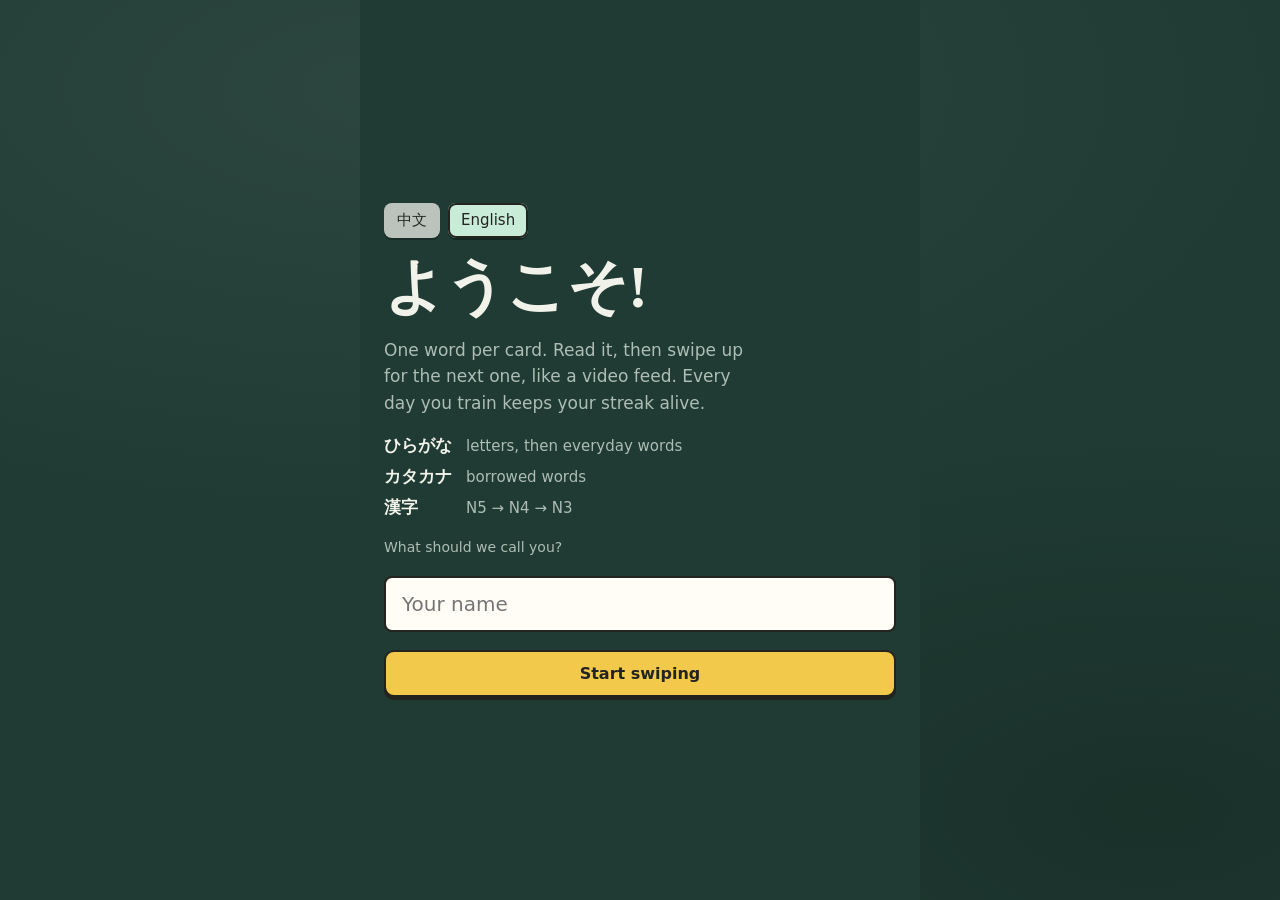
<file: index.html>
<!doctype html>
<html lang="zh-CN"><head><meta charset="utf-8"><meta name="viewport" content="width=device-width,initial-scale=1,viewport-fit=cover"><meta name="apple-mobile-web-app-capable" content="yes"><meta name="apple-mobile-web-app-title" content="単語">
<title>Tango Swipe</title>
<style>
:root{padding-top:env(safe-area-inset-top,0px);padding-bottom:env(safe-area-inset-bottom,0px);box-sizing:border-box}*,*::before,*::after{box-sizing:border-box}body{margin:0;font-size:14px}
/* Layout: a classroom blackboard (the desk) holding a ring-bound pack of 単語カード, the paper flashcards Japanese students flip through.
   One card on screen at a time, swiped up like a feed; HUD written in chalk above, chalk tray tabs below. Single deliberate look. */
:root{
  --board:#1f3b33; --board-2:#28483f; --board-3:#355a50; --chalk:#f1f2ea; --chalk-dim:#aebdb5; --chalk-line:rgba(241,242,234,.18);
  --ink-pen:#23231f; --ink-soft:#5f5d55; --paper:#fffdf6; --rule:#d5dbe6; --pen-red:#d23b2f; --pen-blue:#2c4f9e; --tape:#f3c94b; --wood:#8a6a45;
  --p-h:#ffd6de; --p-k:#c9ecd9; --p-n5:#cde0fa; --p-n4:#fbe8a0; --p-n3:#e0d3f6;
  /* tokens the script refers to */
  --ink:var(--board); --ink-2:var(--board-2); --ink-3:var(--board-3); --fg:var(--chalk); --muted:var(--chalk-dim); --line:var(--chalk-line);
  --gold:var(--tape); --good:var(--pen-red); --bad:var(--pen-blue);
  --c-h:var(--p-h); --c-k:var(--p-k); --c-n5:var(--p-n5); --c-n4:var(--p-n4); --c-n3:var(--p-n3);
  --f-jp:"Klee","Hiragino Mincho ProN","Yu Mincho","Noto Serif JP",serif;
  --f-ui:"Hiragino Sans","PingFang SC","Noto Sans JP",system-ui,sans-serif;
  color-scheme:dark;
}
/* Anything printed on paper switches the text tokens to pen ink */
.card,.panel,.tile,.mini,.sp-stage,.opt,.reveal,.pk-c,#toast,.rowchips button,.seg button,.btn{
  --fg:var(--ink-pen); --muted:var(--ink-soft); --line:rgba(35,35,31,.18); --ink-3:#ecebe3; color-scheme:light}
[hidden]{display:none!important}
html,body{height:100%;overflow:hidden;overscroll-behavior:none}
body{background:var(--board);color:var(--chalk);font-family:var(--f-ui);-webkit-tap-highlight-color:transparent;-webkit-user-select:none;user-select:none;
  background-image:radial-gradient(120% 80% at 30% 10%,rgba(255,255,255,.06),transparent 60%),radial-gradient(80% 60% at 90% 90%,rgba(0,0,0,.18),transparent 70%)}
button{font:inherit;color:inherit;border:0;background:none;cursor:pointer}
button:focus-visible,input:focus-visible{outline:2px dashed var(--tape);outline-offset:3px}
.jp{font-family:var(--f-jp)}
#app{height:100%;display:flex;flex-direction:column;max-width:560px;margin:0 auto;position:relative}

/* HUD in chalk */
#hud{display:flex;align-items:center;gap:14px;padding:10px 16px 4px}
.streak{display:flex;align-items:baseline;gap:3px;font-family:var(--f-jp);font-weight:600;font-size:15px;min-width:64px;color:var(--chalk)}
.streak svg{display:none}
.streak::before{content:"連続";font-size:12px;color:var(--chalk-dim);margin-right:2px}
.streak::after{content:"日";font-size:12px;color:var(--chalk-dim)}
.streak span{font-size:22px;font-variant-numeric:tabular-nums}
.streak.cold span{color:var(--chalk-dim)}
.lvl{flex:1;min-width:0}
.lvl-top{display:flex;justify-content:space-between;font-size:12px;color:var(--chalk-dim);margin-bottom:5px;font-variant-numeric:tabular-nums}
.lvl-top b{color:var(--chalk);font-weight:700}
.bar{height:9px;border-radius:2px;border:1.5px solid var(--chalk-dim);overflow:hidden;padding:1px}
.bar i{display:block;height:100%;width:0;background:repeating-linear-gradient(-60deg,var(--chalk) 0 3px,rgba(241,242,234,.75) 3px 5px);transition:width .5s cubic-bezier(.2,.8,.2,1)}
.goal{position:relative;width:44px;height:44px;flex:none}
.goal svg{width:44px;height:44px;transform:rotate(-90deg)}
.goal svg circle:first-child{stroke:var(--chalk-line)}
.goal svg #goal-ring{stroke:var(--chalk)}
.goal span{position:absolute;inset:0;display:grid;place-items:center;font-size:13px;font-weight:700;font-variant-numeric:tabular-nums}

/* Views */
#views{flex:1;min-height:0;position:relative}
.view{position:absolute;inset:0;overflow-y:auto;-webkit-overflow-scrolling:touch;padding:4px 16px 24px}
#v-feed{overflow:hidden;padding:0}
#feed{position:absolute;inset:0;touch-action:none;overflow:hidden}

/* 単語カード: ruled paper in the stage's pack colour, punched hole and ring at the top */
.card{position:absolute;inset:22px 16px 12px;border-radius:14px;padding:30px 18px 14px;display:flex;flex-direction:column;color:var(--ink-pen);
  background:repeating-linear-gradient(to bottom,transparent 0 33px,rgba(44,79,158,.13) 33px 34px) 0 74px/100% calc(100% - 74px) no-repeat,var(--sc);
  box-shadow:0 2px 0 rgba(0,0,0,.08),0 10px 0 -4px color-mix(in srgb,var(--sc) 70%,#000 12%),0 18px 30px -12px rgba(0,0,0,.5);
  transition:transform .38s cubic-bezier(.2,.8,.2,1)}
.card::before{content:"";position:absolute;top:12px;left:50%;width:16px;height:16px;margin-left:-8px;border-radius:50%;background:var(--board);box-shadow:inset 0 2px 3px rgba(0,0,0,.5)}
.card::after{content:"";position:absolute;top:-16px;left:50%;width:24px;height:36px;margin-left:-12px;border:4px solid #c9ccc8;border-bottom-color:transparent;border-radius:14px 14px 0 0;
  background:none;box-shadow:inset 1px 0 0 #fff;pointer-events:none}
.card-top{display:flex;align-items:center;gap:8px;flex-wrap:wrap}
.chip{font-size:12px;font-weight:700;letter-spacing:.06em;padding:3px 8px;border:1.5px solid var(--ink-pen);border-radius:3px;color:var(--ink-pen);background:transparent;text-transform:uppercase}
.chip.stage{font-family:var(--f-jp);letter-spacing:0;text-transform:none;font-weight:600}
.chip.new{border:0;background:var(--tape);background:repeating-linear-gradient(45deg,rgba(255,255,255,.25) 0 6px,transparent 6px 12px),var(--tape);transform:rotate(-3deg);padding:5px 12px;box-shadow:0 1px 2px rgba(0,0,0,.15)}
.chip.speak{border:0;background:var(--ink-pen);color:var(--paper)}
.combo{margin-left:auto;font-family:var(--f-jp);font-weight:600;font-size:17px;color:var(--pen-red);font-variant-numeric:tabular-nums}
.combo.pop{animation:pop .45s}
.prompt{margin-top:12px;font-size:15px;color:var(--ink-soft)}
.word-wrap{flex:1;display:flex;flex-direction:column;align-items:center;justify-content:center;gap:8px;min-height:0;text-align:center}
.word{font-family:var(--f-jp);font-weight:600;line-height:1.1;font-size:min(30vw,calc(80vw / var(--len)),130px);word-break:keep-all;color:var(--ink-pen)}
@media (min-width:560px){.word{font-size:min(150px,calc(440px / var(--len)))}}
.word.meaning{font-family:var(--f-ui);font-weight:700;font-size:min(11vw,48px);line-height:1.2;text-wrap:balance}
.say{display:inline-flex;align-items:center;gap:6px;padding:7px 14px;border-radius:99px;border:1.5px solid var(--ink-pen);font-size:14px;font-weight:500;background:var(--paper)}
.say svg{width:17px;height:17px}
.reveal{width:100%;border-radius:8px;border:2px dashed rgba(35,35,31,.35);background:rgba(255,255,255,.5);padding:12px 16px;text-align:center;min-height:112px;display:flex;flex-direction:column;justify-content:center;gap:2px;color:var(--ink-pen)}
.reveal .tap{color:var(--ink-soft);font-size:15px}
.reveal .rd{font-family:var(--f-jp);font-size:28px;font-weight:600}
.reveal .ro{color:var(--ink-soft);font-size:15px;letter-spacing:.03em}
.reveal .mn{font-size:22px;font-weight:700;color:var(--pen-blue);text-wrap:balance}
.opts{display:grid;grid-template-columns:1fr 1fr;gap:10px}
.opt{position:relative;min-height:62px;border-radius:10px;background:var(--paper);border:2px solid var(--ink-pen);box-shadow:0 3px 0 var(--ink-pen);padding:8px 10px;font-size:17px;font-weight:500;line-height:1.2;color:var(--ink-pen);transition:transform .08s,box-shadow .08s;overflow-wrap:anywhere}
.opt.jpo{font-family:var(--f-jp);font-size:23px;font-weight:600}
.opt:active{transform:translateY(3px);box-shadow:0 0 0 var(--ink-pen)}
/* teacher's red pen: a circle round the right answer, a cross on the wrong one */
.opt.right::after{content:"";position:absolute;inset:-7px -4px;border:3.5px solid var(--pen-red);border-radius:50%;transform:rotate(-4deg);animation:circle .35s ease-out both;pointer-events:none}
.opt.wrong{animation:shake .4s;color:var(--ink-soft)}
.opt.wrong::after{content:"×";position:absolute;right:6px;top:50%;transform:translateY(-55%);font-family:var(--f-jp);font-size:40px;line-height:1;color:var(--pen-red);pointer-events:none}
.opt.dim{opacity:.45}
.feedback{text-align:center;min-height:30px;margin:8px 0 2px;font-size:17px;font-weight:600}
.feedback .praise{font-family:var(--f-jp);font-weight:600;font-size:26px;color:var(--pen-red);display:inline-block;transform:rotate(-3deg)}
.feedback .oops{color:var(--pen-blue)}
.info{text-align:center;font-size:15px;color:var(--ink-soft);min-height:22px}
.info b{color:var(--ink-pen);font-family:var(--f-jp);font-weight:600}
.hint{margin:8px auto 0;display:flex;flex-direction:column;align-items:center;gap:0;font-size:12px;color:var(--ink-soft);letter-spacing:.1em;text-transform:uppercase;padding:4px 18px;opacity:.35;transition:opacity .3s}
.hint svg{width:22px;height:22px}
.card.done .hint{opacity:1;color:var(--ink-pen)}
.card.done .hint svg{animation:bob 1.2s infinite}
.card.nudge{animation:nudge .4s}
.msg-body{flex:1;display:flex;flex-direction:column;justify-content:center;align-items:center;text-align:center;gap:14px}
.msg-body .big{font-family:var(--f-jp);font-weight:600;font-size:min(12vw,50px);line-height:1.2;text-wrap:balance}
.msg-body p{font-size:16px;color:var(--ink-soft);max-width:30ch;line-height:1.5;margin:0}
.btn{padding:12px 20px;border-radius:10px;background:var(--tape);color:var(--ink-pen);font-weight:700;font-size:16px;border:2px solid var(--ink-pen);box-shadow:0 3px 0 var(--ink-pen)}
.btn:active{transform:translateY(3px);box-shadow:none}
.btn.ghost{background:var(--paper)}
.xp-float{position:absolute;left:50%;top:38%;transform:translateX(-50%);font-family:var(--f-jp);font-weight:600;font-size:30px;color:var(--pen-red);pointer-events:none;animation:floatup 1s forwards}

/* Chalk tray tabs */
#tabs{display:flex;padding:6px 4px calc(6px + env(safe-area-inset-bottom,0px));border-top:5px solid var(--wood);background:var(--board-2)}
#tabs button{flex:1;display:flex;flex-direction:column;align-items:center;gap:0;padding:4px 0;color:var(--chalk-dim);font-size:11px}
#tabs button .k{font-family:var(--f-jp);font-size:20px;font-weight:600}
#tabs button[aria-selected="true"]{color:var(--chalk)}
#tabs button[aria-selected="true"] .k{text-decoration:underline;text-decoration-thickness:2px;text-underline-offset:5px;text-decoration-color:var(--tape)}

/* Pages: chalk headings, paper sheets */
h2{font-family:var(--f-jp);font-size:24px;font-weight:600;margin:14px 0 6px;text-wrap:balance}
h3{font-size:12px;font-weight:700;letter-spacing:.12em;text-transform:uppercase;color:var(--muted);margin:22px 0 8px}
.sub{color:var(--muted);font-size:14px;margin:0 0 10px;line-height:1.5}
.tiles{display:grid;grid-template-columns:repeat(2,1fr);gap:10px}
.tile,.panel{background:var(--paper);color:var(--ink-pen);border-radius:6px;box-shadow:0 3px 0 rgba(0,0,0,.25)}
.tile{padding:12px 14px;border-top:6px solid var(--p-n5)}
.tile:nth-child(3n+2){border-top-color:var(--p-h)} .tile:nth-child(3n){border-top-color:var(--p-n4)}
.tile .v{font-size:28px;font-weight:700;font-variant-numeric:tabular-nums}
.tile .l{font-size:12px;color:var(--ink-soft);letter-spacing:.04em}
.panel{padding:14px}
.stage-row{display:grid;grid-template-columns:auto 1fr auto;gap:4px 12px;align-items:center;padding:12px 0;border-bottom:1px dashed rgba(35,35,31,.2)}
.stage-row:last-child{border-bottom:0}
.stage-row .badge{width:44px;height:44px;border-radius:6px;display:grid;place-items:center;font-family:var(--f-jp);font-weight:600;font-size:22px;background:var(--sc);color:var(--ink-pen);border:1.5px solid var(--ink-pen);grid-row:span 2}
.stage-row .nm{font-weight:700;font-size:16px}
.stage-row .nm small{color:var(--ink-soft);font-weight:400;font-size:13px;margin-left:6px}
.stage-row .ct{font-size:13px;color:var(--ink-soft);font-variant-numeric:tabular-nums;text-align:right}
.stage-row .bar{grid-column:2 / 4;border-color:var(--ink-pen)}
.stage-row .bar i{background:var(--sc);background-image:none}
.stage-row.locked{opacity:.5}
.stage-row button.more{font-size:13px;color:var(--pen-blue);padding:4px 0;text-decoration:underline;text-underline-offset:3px}
.wgrid{grid-column:1 / 4;display:flex;flex-wrap:wrap;gap:6px;margin-top:8px}
.wchip{font-family:var(--f-jp);font-size:16px;padding:3px 9px;border-radius:4px;background:#f1f0e8;color:#9b998f}
.wchip.b1,.wchip.b2{background:var(--sc);color:var(--ink-pen)}
.wchip.b3,.wchip.b4{background:var(--sc);color:var(--ink-pen);box-shadow:inset 0 0 0 1.5px var(--ink-pen)}
.wchip.b5,.wchip.b6{background:var(--ink-pen);color:var(--paper)}
.legend{display:flex;flex-wrap:wrap;gap:12px;font-size:12px;color:var(--muted);margin-top:8px}
.legend span::before{content:"";display:inline-block;width:11px;height:11px;border-radius:2px;margin-right:5px;vertical-align:-1px;background:var(--lc);box-shadow:var(--lb,none)}
.chart svg{width:100%;height:auto;display:block}
.chart text{fill:var(--ink-soft);font-size:10px;font-family:var(--f-ui)}
.setrow{display:flex;align-items:center;justify-content:space-between;gap:12px;padding:12px 0;border-bottom:1px dashed rgba(35,35,31,.2);font-size:16px}
.setrow:last-child{border-bottom:0}
.setrow small{display:block;color:var(--ink-soft);font-size:13px}
.stepper{display:flex;align-items:center;gap:6px;font-variant-numeric:tabular-nums}
.stepper button{width:34px;height:34px;border-radius:6px;border:1.5px solid var(--ink-pen);font-size:18px}
.stepper span{min-width:28px;text-align:center;font-weight:700}
.switch{width:50px;height:30px;border-radius:99px;background:#d9d8cf;position:relative;flex:none;transition:background .2s;border:1.5px solid var(--ink-pen)}
.switch::after{content:"";position:absolute;top:2px;left:2px;width:23px;height:23px;border-radius:50%;background:var(--paper);border:1.5px solid var(--ink-pen);transition:transform .2s}
.switch[aria-checked="true"]{background:var(--pen-red)}
.switch[aria-checked="true"]::after{transform:translateX(20px)}
.sync{display:flex;gap:10px;align-items:flex-start;font-size:14px;line-height:1.5;color:var(--ink-soft)}
.sync i{flex:none;width:10px;height:10px;border-radius:50%;margin-top:5px;background:#b9b7ad}
.sync.on i{background:#2f8a52} .sync.off i{background:var(--tape)}
.row-btns{display:flex;flex-wrap:wrap;gap:10px;margin-top:12px}
.learner{display:flex;flex-direction:column;gap:10px}
.learner .head{display:flex;justify-content:space-between;align-items:baseline;gap:10px;flex-wrap:wrap}
.learner .head b{font-size:19px}
.learner .head span{font-size:13px;color:var(--ink-soft)}
.minis{display:grid;grid-template-columns:repeat(3,1fr);gap:8px}
.mini{background:#f4f3ec;border-radius:4px;padding:8px 10px}
.mini .v{font-size:19px;font-weight:700;font-variant-numeric:tabular-nums}
.mini .l{font-size:11px;color:var(--ink-soft);letter-spacing:.04em}
/* hanko-style status stamps */
.pill{display:inline-block;font-size:12px;font-weight:700;padding:2px 8px;border-radius:4px;border:1.5px solid currentColor}
.pill.ok{color:var(--pen-red);transform:rotate(-2deg)}
.pill.warn{color:var(--pen-blue)}
.pill.late{color:#8d8b82}
.stack{display:flex;flex-direction:column;gap:14px}

/* Overlays */
#onboard{position:absolute;inset:0;z-index:20;background:var(--board);display:flex;flex-direction:column;justify-content:center;gap:18px;padding:24px}
#onboard .hello{font-family:var(--f-jp);font-weight:600;font-size:60px;line-height:1.05}
#onboard p{color:var(--chalk-dim);font-size:17px;line-height:1.55;margin:0;max-width:34ch}
#onboard input{width:100%;font:inherit;font-size:20px;padding:14px 16px;border-radius:8px;border:2px solid var(--ink-pen);background:var(--paper);color:var(--ink-pen);-webkit-user-select:text;user-select:text}
.steps{display:grid;gap:8px;font-size:15px;color:var(--chalk-dim)}
.steps div{display:flex;gap:10px;align-items:center}
.steps b{font-family:var(--f-jp);color:var(--chalk);width:72px;flex:none;font-size:17px;font-weight:600}
#toast{position:absolute;left:50%;top:68px;transform:translate(-50%,-16px) rotate(-1.5deg);opacity:0;z-index:30;background:var(--tape);color:var(--ink-pen);font-weight:700;padding:10px 18px;font-size:16px;pointer-events:none;transition:all .35s cubic-bezier(.2,.8,.2,1);white-space:nowrap;box-shadow:0 4px 10px rgba(0,0,0,.3)}
#toast.show{opacity:1;transform:translate(-50%,0) rotate(-1.5deg)}
#fx{position:absolute;inset:0;pointer-events:none;z-index:25;width:100%;height:100%}

/* Speaking card */
.speak-box{display:flex;flex-direction:column;gap:10px}
.mic{display:flex;align-items:center;justify-content:center;gap:10px;min-height:58px;border-radius:10px;background:var(--ink-pen);color:var(--paper);font-weight:700;font-size:18px}
.mic svg{width:24px;height:24px}
.mic.on{background:var(--pen-red);animation:pulse 1s infinite}
.dict-row{display:flex;gap:8px}
.dict{flex:1;min-width:0;font:inherit;font-family:var(--f-jp);font-size:18px;padding:11px 12px;border-radius:8px;border:2px solid var(--ink-pen);background:var(--paper);color:var(--ink-pen);-webkit-user-select:text;user-select:text}
.dict::placeholder{color:#8d8b82;font-family:var(--f-ui);font-size:13px}
.btn.sm{padding:9px 14px;font-size:15px}
.skip{align-self:center;font-size:14px;color:var(--muted);padding:4px 10px;text-decoration:underline;text-underline-offset:3px}
.yn{display:flex;gap:10px;justify-content:center;margin-top:6px}
.thinking{color:var(--ink-soft)}

/* Letter picker */
#picker{position:absolute;inset:0;z-index:22;background:var(--board);overflow-y:auto;padding:12px 16px 28px}
.pk-row{display:flex;flex-wrap:wrap;gap:6px;align-items:center;padding:6px 0;border-bottom:1px solid var(--chalk-line)}
.pk-row .lbl{width:44px;height:44px;border-radius:6px;border:1.5px dashed var(--chalk-dim);color:var(--chalk-dim);font-size:12px;font-weight:700}
.pk-c{position:relative;width:46px;height:46px;border-radius:6px;background:var(--paper);color:var(--ink-pen);font-family:var(--f-jp);font-size:22px;font-weight:600;box-shadow:0 2px 0 rgba(0,0,0,.35)}
.pk-c.wide{width:58px}
.pk-c.sel::after{content:"";position:absolute;inset:3px;border:2.5px solid var(--pen-red);border-radius:50%}
.pk-bar{position:sticky;bottom:0;background:var(--board);padding-block:12px 4px;display:flex;gap:10px;flex-wrap:wrap;align-items:center}
.pk-bar span{color:var(--chalk-dim);font-size:14px;margin-left:auto}

/* Speak + Speed pages */
.seg{display:flex;gap:8px;flex-wrap:wrap}
.seg button{padding:8px 13px;border-radius:8px;background:var(--paper);color:var(--ink-pen);font-size:15px;box-shadow:0 2px 0 rgba(0,0,0,.35);opacity:.7}
.seg button .jp{font-weight:600}
.seg button[aria-pressed="true"]{opacity:1;background:var(--p-k);box-shadow:0 2px 0 rgba(0,0,0,.35),inset 0 0 0 2px var(--ink-pen)}
.rowchips{display:flex;flex-wrap:wrap;gap:6px}
.rowchips button{min-width:44px;height:42px;padding:0 10px;border-radius:6px;background:var(--paper);color:var(--ink-pen);font-family:var(--f-jp);font-size:18px;font-weight:600;opacity:.55;box-shadow:0 2px 0 rgba(0,0,0,.35)}
.rowchips button[aria-pressed="true"]{opacity:1;background:var(--p-k)}
.sp-go{width:100%;margin-top:18px;padding:15px;font-size:19px}
.sp-run{position:absolute;inset:0;display:flex;flex-direction:column;padding:8px 16px 16px;gap:12px}
.sp-top{display:flex;align-items:center;gap:12px}
.sp-score{font-family:var(--f-jp);font-size:32px;font-weight:600;min-width:48px;font-variant-numeric:tabular-nums}
.sp-time{flex:1;height:12px}
.sp-time i{transition:none}
.sp-combo{min-width:60px;text-align:right;color:var(--tape);font-weight:700;font-variant-numeric:tabular-nums}
.sp-stage{flex:1;display:grid;place-items:center;border-radius:14px;background:var(--p-k);min-height:0;transition:background .15s;box-shadow:0 10px 0 -4px #9fcbb3,0 18px 30px -12px rgba(0,0,0,.5)}
.sp-stage.ok{background:#fff}
.sp-stage.no{background:#f7d3cf}
.sp-char{font-family:var(--f-jp);font-weight:600;color:var(--ink-pen);font-size:min(34vw,calc(80vw / var(--len)),160px);line-height:1}
.sp-opts .opt{min-height:68px;font-size:22px;font-weight:700}
.result{text-align:center;display:flex;flex-direction:column;gap:6px;align-items:center;padding-block:16px 4px}
.result .big{font-family:var(--f-jp);font-size:72px;font-weight:600;line-height:1;font-variant-numeric:tabular-nums}
.result .nb{font-family:var(--f-jp);font-weight:600;color:var(--tape);font-size:24px;transform:rotate(-2deg)}
.slow{display:flex;flex-wrap:wrap;gap:8px;justify-content:center}
.slow span{font-family:var(--f-jp);font-size:22px;font-weight:600;padding:6px 10px;border-radius:6px;background:var(--paper);color:var(--ink-pen);box-shadow:0 2px 0 rgba(0,0,0,.35)}
.slow span small{font-family:var(--f-ui);font-size:12px;color:var(--ink-soft);font-weight:500;margin-left:4px}
.runs{display:flex;flex-direction:column}
.runs div{display:flex;justify-content:space-between;padding:8px 0;border-bottom:1px dashed rgba(35,35,31,.2);font-size:14px;font-variant-numeric:tabular-nums}
.runs div:last-child{border-bottom:0}
.howto{counter-reset:s;display:flex;flex-direction:column;gap:10px;margin:0;padding:0;list-style:none}
.howto li{display:flex;gap:12px;font-size:15px;line-height:1.5}
.howto li::before{counter-increment:s;content:counter(s);flex:none;width:26px;height:26px;border-radius:50%;border:1.5px solid var(--ink-pen);display:grid;place-items:center;font-weight:700;font-size:13px}

@keyframes pulse{0%,100%{box-shadow:0 0 0 0 rgba(210,59,47,.6)}50%{box-shadow:0 0 0 12px rgba(210,59,47,0)}}
@keyframes circle{0%{opacity:0;transform:rotate(-30deg) scale(1.25)}100%{opacity:1;transform:rotate(-4deg) scale(1)}}
@keyframes pop{0%{transform:scale(1)}40%{transform:scale(1.5)}100%{transform:scale(1)}}
@keyframes shake{0%,100%{transform:translateX(0)}20%{transform:translateX(-8px)}40%{transform:translateX(8px)}60%{transform:translateX(-5px)}80%{transform:translateX(5px)}}
@keyframes bob{0%,100%{transform:translateY(0)}50%{transform:translateY(-6px)}}
@keyframes nudge{0%,100%{transform:translateY(0)}35%{transform:translateY(-26px)}}
@keyframes floatup{0%{opacity:0;transform:translate(-50%,10px) scale(.8)}20%{opacity:1;transform:translate(-50%,0) scale(1.1)}100%{opacity:0;transform:translate(-50%,-70px) scale(1)}}
@media (prefers-reduced-motion:reduce){*{animation-duration:.01ms!important;transition-duration:.01ms!important}}
</style>
</head><body>

<div id="app">
  <header id="hud">
    <div class="streak" id="streak" title="Day streak">
      <svg viewBox="0 0 20 24" aria-hidden="true"><path fill="#ff8a3d" d="M10 0c1 4 6 6.5 6 13a6 6 0 0 1-12 0c0-3 1.5-5 3-6.5 0 2 1 3.5 2.5 3.5C9 7 8 4 10 0z"/><path fill="#ffcb57" d="M10 12c.6 2 3 3 3 6a3 3 0 0 1-6 0c0-1.6 1-2.6 1.6-3.2.2 1 .7 1.6 1.4 1.6-.4-1.6-.6-2.8 0-4.4z"/></svg>
      <span id="streak-n">0</span>
    </div>
    <div class="lvl">
      <div class="lvl-top"><span><b id="lvl-n">Lv 1</b></span><span id="xp-t">0 / 100 XP</span></div>
      <div class="bar"><i id="xp-bar"></i></div>
    </div>
    <div class="goal" title="Today's goal">
      <svg viewBox="0 0 42 42" aria-hidden="true"><circle cx="21" cy="21" r="17" fill="none" stroke="var(--ink-3)" stroke-width="5"/><circle id="goal-ring" cx="21" cy="21" r="17" fill="none" stroke="var(--good)" stroke-width="5" stroke-linecap="round" stroke-dasharray="106.8" stroke-dashoffset="106.8" style="transition:stroke-dashoffset .5s"/></svg>
      <span id="goal-n">0</span>
    </div>
  </header>

  <main id="views">
    <section class="view" id="v-feed"><div id="feed" aria-live="polite"></div></section>
    <section class="view" id="v-speak" hidden></section>
    <section class="view" id="v-speed" hidden></section>
    <section class="view" id="v-words" hidden></section>
    <section class="view" id="v-me" hidden></section>
    <section class="view" id="v-coach" hidden></section>
  </main>

  <nav id="tabs" role="tablist">
    <button role="tab" data-v="feed" aria-selected="true"><span class="k">学</span>Swipe</button>
    <button role="tab" data-v="speak" aria-selected="false"><span class="k">話</span>Speak</button>
    <button role="tab" data-v="speed" aria-selected="false"><span class="k">速</span>Speed</button>
    <button role="tab" data-v="words" aria-selected="false"><span class="k">単語</span>Words</button>
    <button role="tab" data-v="me" aria-selected="false"><span class="k">私</span>Me</button>
    <button role="tab" data-v="coach" aria-selected="false" id="tab-coach" hidden><span class="k">先生</span>Coach</button>
  </nav>

  <div id="onboard" hidden>
    <div class="seg" id="ob-lang"><button data-lang="zh">中文</button><button data-lang="en">English</button></div>
    <div class="hello">ようこそ!</div>
    <p id="ob-p"></p>
    <div class="steps">
      <div><b>ひらがな</b><span id="ob-s1"></span></div>
      <div><b>カタカナ</b><span id="ob-s2"></span></div>
      <div><b>漢字</b>N5 → N4 → N3</div>
    </div>
    <label for="name-in" class="sub" style="margin:0" id="ob-l"></label>
    <input id="name-in" maxlength="24" autocomplete="nickname">
    <button class="btn" id="start-btn"></button>
  </div>

  <div id="picker" hidden>
    <h2 id="pk-title">Which hiragana can you already read?</h2>
    <p class="sub">Tap the letters you can read without thinking. Tap a row label to pick the whole row. Letters you pick get a quick check tomorrow, so it's fine to guess.</p>
    <div id="pk-grid"></div>
    <div class="pk-bar"><button class="btn" id="pk-save">Save</button><button class="btn ghost" id="pk-none">Start from zero</button><span id="pk-count"></span></div>
  </div>

  <div id="toast"></div>
  <canvas id="fx"></canvas>
</div>

<script>
/* ---------- Word decks ---------- */
const DECK_H = `ねこ|cat
いぬ|dog
さかな|fish
とり|bird
あめ|rain
あさ|morning
よる|night
ひる|noon
いえ|house
くち|mouth
め|eye
みみ|ear
はな|flower / nose
て|hand
あし|foot / leg
かお|face
あたま|head
おなか|stomach
みず|water
おちゃ|tea
ごはん|rice / meal
すし|sushi
そら|sky
うみ|sea
やま|mountain
かわ|river
き|tree
もり|forest
つき|moon
ほし|star
ゆき|snow
かぜ|wind
はる|spring
なつ|summer
あき|autumn
ふゆ|winter
いちご|strawberry
りんご|apple
みかん|mandarin orange
たまご|egg
にく|meat
やさい|vegetables
くつ|shoes
かばん|bag
かさ|umbrella
ほん|book
え|picture
うた|song
こえ|voice
ともだち|friend
せんせい|teacher
がくせい|student
こども|child
おとこ|man
おんな|woman
ちち|(my) father
はは|(my) mother
あに|older brother
あね|older sister
おとうと|younger brother
いもうと|younger sister
なまえ|name
くるま|car
でんしゃ|train
みち|road
えき|station
まち|town
くに|country
にほん|Japan
ひと|person
いま|now
きょう|today
あした|tomorrow
きのう|yesterday
まいにち|every day
じかん|time
おかね|money
でんわ|telephone
きっぷ|ticket
しゅくだい|homework
ひこうき|airplane
じてんしゃ|bicycle
ありがとう|thank you
おはよう|good morning
こんにちは|hello|konnichiwa
こんばんは|good evening|konbanwa
さようなら|goodbye
すみません|excuse me / sorry
はい|yes
いいえ|no
おいしい|delicious
かわいい|cute
たのしい|fun
おおきい|big
ちいさい|small
あつい|hot
さむい|cold (weather)
あたらしい|new
ふるい|old (things)
たかい|expensive / tall
やすい|cheap
いい|good
わるい|bad
はやい|fast / early
ながい|long
しろい|white
くろい|black
あかい|red
あおい|blue
げんき|healthy / lively
しずか|quiet
すき|like
きらい|dislike
たべる|to eat
のむ|to drink
みる|to see
きく|to listen
よむ|to read
かく|to write
いく|to go
くる|to come
かえる|to go home
ねる|to sleep
おきる|to wake up
あそぶ|to play
およぐ|to swim
はなす|to speak
わかる|to understand
ちょっと|a little
たくさん|a lot
ゆっくり|slowly
もっと|more`;

const DECK_K = `コーヒー|coffee
ジュース|juice
ミルク|milk
ビール|beer
ケーキ|cake
パン|bread
ピザ|pizza
ハンバーガー|hamburger
サラダ|salad
スープ|soup
アイスクリーム|ice cream
チョコレート|chocolate
バナナ|banana
トマト|tomato
レモン|lemon
カレー|curry
ラーメン|ramen
メニュー|menu
レストラン|restaurant
ホテル|hotel
デパート|department store
コンビニ|convenience store
スーパー|supermarket
トイレ|toilet
エレベーター|elevator
エアコン|air conditioner
ドア|door
テーブル|table
ベッド|bed
シャワー|shower
タオル|towel
テレビ|TV
ラジオ|radio
カメラ|camera
パソコン|computer
スマホ|smartphone
メール|email
インターネット|internet
ゲーム|game
アニメ|anime
マンガ|manga
ドラマ|TV drama
ニュース|news
ペン|pen
ノート|notebook
テスト|test
クラス|class
コピー|copy
ページ|page
カレンダー|calendar
スケジュール|schedule
アルバイト|part-time job
パーティー|party
プレゼント|present
カード|card
バス|bus
タクシー|taxi
チケット|ticket
パスポート|passport
ギター|guitar
ピアノ|piano
コンサート|concert
ダンス|dance
スポーツ|sports
サッカー|soccer
テニス|tennis
チーム|team
ボール|ball
プール|pool
シャツ|shirt
スカート|skirt
ズボン|trousers
セーター|sweater
コート|coat
ネクタイ|necktie
ハンカチ|handkerchief
ボタン|button
サイズ|size
ナイフ|knife
フォーク|fork
スプーン|spoon
コップ|cup
ガラス|glass (material)
レジ|cash register
サービス|service
ルール|rule
ペット|pet
アメリカ|America
イギリス|the UK
フランス|France
ドイツ|Germany
インドネシア|Indonesia
ロンドン|London
ニューヨーク|New York`;

const DECK_N5 = `日本|にほん|Japan
日本語|にほんご|Japanese (language)
英語|えいご|English (language)
人|ひと|person
水|みず|water
火|ひ|fire
木|き|tree
山|やま|mountain
川|かわ|river
空|そら|sky
雨|あめ|rain
花|はな|flower
犬|いぬ|dog
魚|さかな|fish
肉|にく|meat
目|め|eye
耳|みみ|ear
口|くち|mouth
手|て|hand
足|あし|foot / leg
上|うえ|above
下|した|below
中|なか|inside
右|みぎ|right
左|ひだり|left
東|ひがし|east
西|にし|west
南|みなみ|south
北|きた|north
一|いち|one
二|に|two
三|さん|three
四|よん|four
五|ご|five
六|ろく|six
七|なな|seven
八|はち|eight
九|きゅう|nine
十|じゅう|ten
百|ひゃく|hundred
千|せん|thousand
万|まん|ten thousand
円|えん|yen
お金|おかね|money
先生|せんせい|teacher
学生|がくせい|student
学校|がっこう|school
大学|だいがく|university
友達|ともだち|friend
父|ちち|(my) father
母|はは|(my) mother
子供|こども|child
男|おとこ|man
女|おんな|woman
名前|なまえ|name
今|いま|now
今日|きょう|today
明日|あした|tomorrow
昨日|きのう|yesterday
毎日|まいにち|every day
朝|あさ|morning
夜|よる|night
午前|ごぜん|a.m.
午後|ごご|p.m.
時間|じかん|time
半|はん|half (past)
今年|ことし|this year
来週|らいしゅう|next week
先週|せんしゅう|last week
月曜日|げつようび|Monday
火曜日|かようび|Tuesday
水曜日|すいようび|Wednesday
木曜日|もくようび|Thursday
金曜日|きんようび|Friday
土曜日|どようび|Saturday
日曜日|にちようび|Sunday
天気|てんき|weather
何|なに|what
国|くに|country
外国|がいこく|foreign country
車|くるま|car
電車|でんしゃ|train
駅|えき|station
道|みち|road
店|みせ|shop
本|ほん|book
新聞|しんぶん|newspaper
電話|でんわ|telephone
会社|かいしゃ|company
仕事|しごと|job / work
銀行|ぎんこう|bank
病院|びょういん|hospital
勉強|べんきょう|study
大きい|おおきい|big
小さい|ちいさい|small
高い|たかい|expensive / tall
安い|やすい|cheap
新しい|あたらしい|new
古い|ふるい|old (things)
長い|ながい|long
白い|しろい|white
多い|おおい|many
少ない|すくない|few
早い|はやい|early
近い|ちかい|near
食べる|たべる|to eat
飲む|のむ|to drink
見る|みる|to see
聞く|きく|to listen / to ask
読む|よむ|to read
書く|かく|to write
話す|はなす|to speak
行く|いく|to go
来る|くる|to come
帰る|かえる|to go home
買う|かう|to buy
休む|やすむ|to rest
会う|あう|to meet
入る|はいる|to enter
出る|でる|to go out
立つ|たつ|to stand
言う|いう|to say
待つ|まつ|to wait`;

const DECK_N4 = `家族|かぞく|family
兄|あに|(my) older brother
姉|あね|(my) older sister
弟|おとうと|(my) younger brother
妹|いもうと|(my) younger sister
医者|いしゃ|doctor
写真|しゃしん|photo
映画|えいが|movie
音楽|おんがく|music
料理|りょうり|cooking
旅行|りょこう|trip
自転車|じてんしゃ|bicycle
地図|ちず|map
図書館|としょかん|library
教室|きょうしつ|classroom
宿題|しゅくだい|homework
試験|しけん|exam
質問|しつもん|question
答え|こたえ|answer
意味|いみ|meaning
漢字|かんじ|kanji
世界|せかい|world
空港|くうこう|airport
町|まち|town
村|むら|village
春|はる|spring
夏|なつ|summer
秋|あき|autumn
冬|ふゆ|winter
朝ご飯|あさごはん|breakfast
昼ご飯|ひるごはん|lunch
晩ご飯|ばんごはん|dinner
野菜|やさい|vegetables
牛肉|ぎゅうにく|beef
動物|どうぶつ|animal
鳥|とり|bird
色|いろ|color
赤い|あかい|red
青い|あおい|blue
黒い|くろい|black
暑い|あつい|hot (weather)
寒い|さむい|cold (weather)
暖かい|あたたかい|warm
涼しい|すずしい|cool (weather)
重い|おもい|heavy
軽い|かるい|light (weight)
強い|つよい|strong
弱い|よわい|weak
広い|ひろい|spacious
遠い|とおい|far
便利|べんり|convenient
有名|ゆうめい|famous
親切|しんせつ|kind
大切|たいせつ|important
特別|とくべつ|special
簡単|かんたん|easy
病気|びょうき|illness
風邪|かぜ|a cold
薬|くすり|medicine
心配|しんぱい|worry
安全|あんぜん|safe
危ない|あぶない|dangerous
気分|きぶん|mood
趣味|しゅみ|hobby
興味|きょうみ|interest
経験|けいけん|experience
予定|よてい|plan
準備|じゅんび|preparation
説明|せつめい|explanation
運転|うんてん|driving
急ぐ|いそぐ|to hurry
歩く|あるく|to walk
走る|はしる|to run
泳ぐ|およぐ|to swim
働く|はたらく|to work
教える|おしえる|to teach
習う|ならう|to learn
覚える|おぼえる|to memorize
忘れる|わすれる|to forget
始まる|はじまる|to begin
終わる|おわる|to end
開ける|あける|to open
閉める|しめる|to close
使う|つかう|to use
作る|つくる|to make
送る|おくる|to send
借りる|かりる|to borrow
貸す|かす|to lend
返す|かえす|to give back
住む|すむ|to live (reside)
着る|きる|to wear
起きる|おきる|to wake up
寝る|ねる|to sleep
思う|おもう|to think
知る|しる|to know
考える|かんがえる|to consider
売る|うる|to sell`;

const DECK_N3 = `経済|けいざい|economy
政治|せいじ|politics
社会|しゃかい|society
環境|かんきょう|environment
関係|かんけい|relationship
影響|えいきょう|influence
結果|けっか|result
原因|げんいん|cause
理由|りゆう|reason
目的|もくてき|purpose
方法|ほうほう|method
情報|じょうほう|information
技術|ぎじゅつ|technology
自然|しぜん|nature
必要|ひつよう|necessary
可能|かのう|possible
普通|ふつう|normal
複雑|ふくざつ|complicated
確認|かくにん|confirmation
連絡|れんらく|contact
相談|そうだん|consultation
約束|やくそく|promise
努力|どりょく|effort
成功|せいこう|success
失敗|しっぱい|failure
将来|しょうらい|future
過去|かこ|the past
現在|げんざい|the present
最近|さいきん|recently
最初|さいしょ|first
最後|さいご|last
途中|とちゅう|on the way
以上|いじょう|or more
以下|いか|or less
全部|ぜんぶ|all
半分|はんぶん|half
季節|きせつ|season
景色|けしき|scenery
交通|こうつう|traffic
事故|じこ|accident
地震|じしん|earthquake
台風|たいふう|typhoon
温度|おんど|temperature
会議|かいぎ|meeting
報告|ほうこく|report
給料|きゅうりょう|salary
割引|わりびき|discount
選手|せんしゅ|athlete
試合|しあい|match / game
機会|きかい|opportunity
条件|じょうけん|condition
状態|じょうたい|state / condition
責任|せきにん|responsibility
態度|たいど|attitude
表情|ひょうじょう|facial expression
性格|せいかく|personality
習慣|しゅうかん|habit
記憶|きおく|memory
印象|いんしょう|impression
感動|かんどう|being moved
感謝|かんしゃ|gratitude
平和|へいわ|peace
自由|じゆう|freedom
残念|ざんねん|regrettable
退屈|たいくつ|boring
立派|りっぱ|splendid
丁寧|ていねい|polite
素直|すなお|honest / obedient
得意|とくい|good at
苦手|にがて|weak at
若い|わかい|young
硬い|かたい|hard (firm)
柔らかい|やわらかい|soft
深い|ふかい|deep
浅い|あさい|shallow
細かい|こまかい|fine / detailed
正しい|ただしい|correct
悔しい|くやしい|frustrating
恥ずかしい|はずかしい|embarrassed
懐かしい|なつかしい|nostalgic
珍しい|めずらしい|rare
詳しい|くわしい|detailed
激しい|はげしい|intense
厳しい|きびしい|strict
優しい|やさしい|gentle / kind
美しい|うつくしい|beautiful
汚い|きたない|dirty
増える|ふえる|to increase
減る|へる|to decrease
比べる|くらべる|to compare
選ぶ|えらぶ|to choose
決める|きめる|to decide
続ける|つづける|to continue
届ける|とどける|to deliver
伝える|つたえる|to convey
受ける|うける|to receive
守る|まもる|to protect
認める|みとめる|to admit
集める|あつめる|to collect
調べる|しらべる|to look up
願う|ねがう|to wish
喜ぶ|よろこぶ|to be glad
驚く|おどろく|to be surprised
怒る|おこる|to get angry
笑う|わらう|to laugh
泣く|なく|to cry
困る|こまる|to be in trouble
慣れる|なれる|to get used to
育てる|そだてる|to raise
違う|ちがう|to differ
似る|にる|to resemble
戻る|もどる|to return
渡す|わたす|to hand over
払う|はらう|to pay
落ちる|おちる|to fall`;

/* ---------- Romaji ---------- */
const K2R={};
("あa いi うu えe おo かka きki くku けke こko がga ぎgi ぐgu げge ごgo さsa しshi すsu せse そso ざza じji ずzu ぜze ぞzo たta ちchi つtsu てte とto だda ぢji づzu でde どdo なna にni ぬnu ねne のno はha ひhi ふfu へhe ほho ばba びbi ぶbu べbe ぼbo ぱpa ぴpi ぷpu ぺpe ぽpo まma みmi むmu めme もmo やya ゆyu よyo らra りri るru れre ろro わwa をwo んn ぁa ぃi ぅu ぇe ぉo ゔvu")
  .split(" ").forEach(p=>{K2R[p[0]]=p.slice(1)});
const toHira=s=>s.replace(/[ァ-ヶ]/g,c=>String.fromCharCode(c.charCodeAt(0)-0x60));
function romaji(src){
  const s=toHira(src); let out="",dbl=false;
  for(let i=0;i<s.length;i++){
    const c=s[i],nx=s[i+1]; let r;
    if(c==="っ"){dbl=true;continue}
    if(c==="ー"){const m=out.match(/([aeiou])[^aeiou]*$/);out+=m?m[1]:"";continue}
    if(nx&&"ゃゅょ".includes(nx)){const b=K2R[c]||"",y={"ゃ":"a","ゅ":"u","ょ":"o"}[nx];r=/^(sh|ch|j)i$/.test(b)?b.slice(0,-1)+y:b.slice(0,-1)+"y"+y;i++}
    else if(nx&&"ぁぃぅぇぉ".includes(nx)){let b=(K2R[c]||"").slice(0,-1);if(!b)b="w";r=b+K2R[nx];i++}
    else r=K2R[c]??c;
    if(dbl){r=(r.startsWith("ch")?"t":r[0])+r;dbl=false}
    out+=r;
  }
  return out;
}

/* ---------- Kana letters ---------- */
const KANA_ROWS=[["あ","あ い う え お"],["か","か き く け こ"],["さ","さ し す せ そ"],["た","た ち つ て と"],["な","な に ぬ ね の"],["は","は ひ ふ へ ほ"],["ま","ま み む め も"],["や","や ゆ よ"],["ら","ら り る れ ろ"],["わ","わ を ん"],
  ["が","が ぎ ぐ げ ご"],["ざ","ざ じ ず ぜ ぞ"],["だ","だ で ど"],["ば","ば び ぶ べ ぼ"],["ぱ","ぱ ぴ ぷ ぺ ぽ"],
  ["きゃ","きゃ きゅ きょ"],["しゃ","しゃ しゅ しょ"],["ちゃ","ちゃ ちゅ ちょ"],["にゃ","にゃ にゅ にょ"],["ひゃ","ひゃ ひゅ ひょ"],["みゃ","みゃ みゅ みょ"],["りゃ","りゃ りゅ りょ"],["ぎゃ","ぎゃ ぎゅ ぎょ"],["じゃ","じゃ じゅ じょ"],["びゃ","びゃ びゅ びょ"],["ぴゃ","ぴゃ ぴゅ ぴょ"]];
const toKata=s=>s.replace(/[ぁ-ゖ]/g,c=>String.fromCharCode(c.charCodeAt(0)+0x60));
// Letters beginners mix up; quiz options pull from these first
const CONFMAP={};
["ぬめ","ねれわ","さちき","はほ","るろ","いりこ","くへ","あおめ","まも","うらつ","しつ","たな","ソンリ","シツ","クタ","ワウフ","ヌス","コユロ","チテ","ノメ","ナメ","マアム","ラフヲ","ケク","エニ","カヤ","セサ"]
  .forEach(g=>[...g].forEach(c=>{CONFMAP[c]=(CONFMAP[c]||"")+g.replace(c,"")}));
// Other spellings speech-to-text may return for a word (kanji, digits)
const ALT={};
("ねこ:猫,いえ:家,かお:顔,あたま:頭,おなか:お腹,おちゃ:お茶,ごはん:ご飯,すし:寿司,うみ:海,もり:森,つき:月,ほし:星,かぜ:風,いちご:苺,たまご:卵,くつ:靴,かさ:傘,え:絵,うた:歌,こえ:声,ひる:昼,きっぷ:切符,ひこうき:飛行機,ありがとう:有難う|有り難う,おはよう:お早う,すき:好き,きらい:嫌い,げんき:元気,しずか:静か,たのしい:楽しい,あそぶ:遊ぶ,わかる:分かる|解る,わるい:悪い,いい:良い|よい,おいしい:美味しい,かわいい:可愛い,ちょっと:一寸,たくさん:沢山,すみません:済みません,さようなら:さよなら,おとうと:弟,いもうと:妹,あに:兄,あね:姉,とり:鳥,ゆっくり:ゆっくり,もっと:もっと,"+
 "一:1|１,二:2,三:3,四:4|し|よ,五:5,六:6,七:7|しち,八:8,九:9|く,十:10,百:100,千:1000,万:10000|1万|一万,円:えん")
  .split(",").forEach(p=>{const [k,v]=p.split(":");if(v)ALT[k]=v.split("|")});

/* ---------- Stages ---------- */
const STAGES=[
  {k:"hc",name:"ひらがな",sub:"Hiragana letters",badge:"あ",color:"var(--c-h)",chars:true,conv:s=>s},
  {k:"h",name:"ひらがな 単語",sub:"Hiragana words",badge:"ね",color:"var(--c-h)",raw:DECK_H,kana:true},
  {k:"kc",name:"カタカナ",sub:"Katakana letters",badge:"ア",color:"var(--c-k)",chars:true,conv:toKata},
  {k:"k",name:"カタカナ 単語",sub:"Katakana words",badge:"コ",color:"var(--c-k)",raw:DECK_K,kana:true},
  {k:"n5",name:"漢字 N5",sub:"Beginner kanji words",badge:"日",color:"var(--c-n5)",raw:DECK_N5},
  {k:"n4",name:"漢字 N4",sub:"Elementary kanji words",badge:"春",color:"var(--c-n4)",raw:DECK_N4},
  {k:"n3",name:"漢字 N3",sub:"Intermediate kanji words",badge:"夢",color:"var(--c-n3)",raw:DECK_N3},
];
const WORDS=[];
STAGES.forEach((st,si)=>{
  st.words=[];
  if(st.chars){
    st.rows=KANA_ROWS.map(([lbl,cs])=>({lbl:st.conv(lbl),cs:cs.split(" ").map(st.conv)}));
    st.rows.forEach(row=>row.cs.forEach(c=>{const w={w:c,r:c,m:"",ro:romaji(c),char:true,row:row.lbl,id:st.k+":"+c,s:si};st.words.push(w);WORDS.push(w)}));
    return;
  }
  st.raw.trim().split("\n").forEach(line=>{
    const p=line.split("|").map(x=>x.trim());
    let w;
    if(st.kana) w={w:p[0],r:p[0],m:p[1],ro:p[2]||romaji(p[0])};
    else w={w:p[0],r:p[1],m:p[2],ro:romaji(p[1])};
    w.id=st.k+":"+w.w; w.s=si;
    st.words.push(w); WORDS.push(w);
  });
});
const BYID=Object.fromEntries(WORDS.map(w=>[w.id,w]));
// Example word for each letter, and alternate spellings for speaking checks
STAGES.forEach(st=>{if(!st.chars)return;const src=STAGES[st.k==="hc"?1:3].words;st.words.forEach(w=>{w.ex=src.find(x=>x.w.includes(w.w)&&x.w!==w.w)||src.find(x=>x.w.includes(w.w))})});
const ZH={};`ねこ=猫|いぬ=狗|さかな=鱼|とり=鸟|あめ=雨|あさ=早上|よる=晚上|ひる=中午|いえ=家；房子|くち=嘴|め=眼睛|みみ=耳朵|はな=花；鼻子|て=手|あし=脚|かお=脸|あたま=头|おなか=肚子|みず=水|おちゃ=茶|ごはん=米饭；饭|すし=寿司|そら=天空|うみ=海|やま=山|かわ=河|き=树|もり=森林|つき=月亮|ほし=星星|ゆき=雪|かぜ=风|はる=春天|なつ=夏天|あき=秋天|ふゆ=冬天|いちご=草莓|りんご=苹果|みかん=橘子|たまご=鸡蛋|にく=肉|やさい=蔬菜|くつ=鞋|かばん=包|かさ=伞|ほん=书|え=画|うた=歌|こえ=声音|ともだち=朋友|せんせい=老师|がくせい=学生|こども=孩子|おとこ=男人|おんな=女人|ちち=（我的）父亲|はは=（我的）母亲|あに=哥哥|あね=姐姐|おとうと=弟弟|いもうと=妹妹|なまえ=名字|くるま=汽车|でんしゃ=电车|みち=路|えき=车站|まち=城镇|くに=国家|にほん=日本|ひと=人|いま=现在|きょう=今天|あした=明天|きのう=昨天|まいにち=每天|じかん=时间|おかね=钱|でんわ=电话|きっぷ=车票|しゅくだい=作业|ひこうき=飞机|じてんしゃ=自行车|ありがとう=谢谢|おはよう=早上好|こんにちは=你好|こんばんは=晚上好|さようなら=再见|すみません=对不起；劳驾|はい=是|いいえ=不是|おいしい=好吃|かわいい=可爱|たのしい=开心|おおきい=大|ちいさい=小|あつい=热|さむい=冷（天气）|あたらしい=新|ふるい=旧|たかい=贵；高|やすい=便宜|いい=好|わるい=坏|はやい=快；早|ながい=长|しろい=白|くろい=黑|あかい=红|あおい=蓝|げんき=健康；有精神|しずか=安静|すき=喜欢|きらい=讨厌|たべる=吃|のむ=喝|みる=看|きく=听|よむ=读|かく=写|いく=去|くる=来|かえる=回家|ねる=睡觉|おきる=起床|あそぶ=玩|およぐ=游泳|はなす=说话|わかる=明白|ちょっと=一点儿|たくさん=很多|ゆっくり=慢慢地|もっと=更多|コーヒー=咖啡|ジュース=果汁|ミルク=牛奶|ビール=啤酒|ケーキ=蛋糕|パン=面包|ピザ=披萨|ハンバーガー=汉堡|サラダ=沙拉|スープ=汤|アイスクリーム=冰淇淋|チョコレート=巧克力|バナナ=香蕉|トマト=西红柿|レモン=柠檬|カレー=咖喱|ラーメン=拉面|メニュー=菜单|レストラン=餐厅|ホテル=酒店|デパート=百货商店|コンビニ=便利店|スーパー=超市|トイレ=厕所|エレベーター=电梯|エアコン=空调|ドア=门|テーブル=桌子|ベッド=床|シャワー=淋浴|タオル=毛巾|テレビ=电视|ラジオ=收音机|カメラ=相机|パソコン=电脑|スマホ=智能手机|メール=邮件|インターネット=互联网|ゲーム=游戏|アニメ=动画|マンガ=漫画|ドラマ=电视剧|ニュース=新闻|ペン=笔|ノート=笔记本|テスト=考试|クラス=班级|コピー=复印|ページ=页|カレンダー=日历|スケジュール=日程|アルバイト=打工|パーティー=聚会|プレゼント=礼物|カード=卡片|バス=公交车|タクシー=出租车|チケット=票|パスポート=护照|ギター=吉他|ピアノ=钢琴|コンサート=音乐会|ダンス=跳舞|スポーツ=运动|サッカー=足球|テニス=网球|チーム=队|ボール=球|プール=游泳池|シャツ=衬衫|スカート=裙子|ズボン=裤子|セーター=毛衣|コート=大衣|ネクタイ=领带|ハンカチ=手帕|ボタン=扣子；按钮|サイズ=尺寸|ナイフ=刀|フォーク=叉子|スプーン=勺子|コップ=杯子|ガラス=玻璃|レジ=收银台|サービス=服务|ルール=规则|ペット=宠物|アメリカ=美国|イギリス=英国|フランス=法国|ドイツ=德国|インドネシア=印度尼西亚|ロンドン=伦敦|ニューヨーク=纽约|日本=日本|日本語=日语|英語=英语|人=人|水=水|火=火|木=树|山=山|川=河|空=天空|雨=雨|花=花|犬=狗|魚=鱼|肉=肉|目=眼睛|耳=耳朵|口=嘴|手=手|足=脚|上=上面|下=下面|中=里面|右=右|左=左|東=东|西=西|南=南|北=北|一=一|二=二|三=三|四=四|五=五|六=六|七=七|八=八|九=九|十=十|百=百|千=千|万=万|円=日元|お金=钱|先生=老师|学生=学生|学校=学校|大学=大学|友達=朋友|父=（我的）父亲|母=（我的）母亲|子供=孩子|男=男人|女=女人|名前=名字|今=现在|今日=今天|明日=明天|昨日=昨天|毎日=每天|朝=早上|夜=晚上|午前=上午|午後=下午|時間=时间|半=半|今年=今年|来週=下周|先週=上周|月曜日=星期一|火曜日=星期二|水曜日=星期三|木曜日=星期四|金曜日=星期五|土曜日=星期六|日曜日=星期日|天気=天气|何=什么|国=国家|外国=外国|車=汽车|電車=电车|駅=车站|道=路|店=商店|本=书|新聞=报纸（不是“新闻”）|電話=电话|会社=公司|仕事=工作|銀行=银行|病院=医院|勉強=学习（不是“勉强”）|大きい=大|小さい=小|高い=贵；高|安い=便宜|新しい=新|古い=旧|長い=长|白い=白|多い=多|少ない=少|早い=早|近い=近|食べる=吃|飲む=喝|見る=看|聞く=听；问|読む=读|書く=写|話す=说话|行く=去|来る=来|帰る=回家|買う=买|休む=休息|会う=见面|入る=进入|出る=出去|立つ=站|言う=说|待つ=等|家族=家人|兄=（我的）哥哥|姉=（我的）姐姐|弟=（我的）弟弟|妹=（我的）妹妹|医者=医生|写真=照片|映画=电影|音楽=音乐|料理=做菜；菜肴|旅行=旅行|自転車=自行车|地図=地图|図書館=图书馆|教室=教室|宿題=作业|試験=考试|質問=提问|答え=答案|意味=意思|漢字=汉字|世界=世界|空港=机场|町=城镇|村=村子|春=春天|夏=夏天|秋=秋天|冬=冬天|朝ご飯=早饭|昼ご飯=午饭|晩ご飯=晚饭|野菜=蔬菜|牛肉=牛肉|動物=动物|鳥=鸟|色=颜色|赤い=红|青い=蓝|黒い=黑|暑い=热（天气）|寒い=冷（天气）|暖かい=暖和|涼しい=凉快|重い=重|軽い=轻|強い=强|弱い=弱|広い=宽敞|遠い=远|便利=方便|有名=有名|親切=热心；亲切|大切=重要|特別=特别|簡単=简单|病気=生病|風邪=感冒|薬=药|心配=担心|安全=安全|危ない=危险|気分=心情|趣味=爱好|興味=兴趣|経験=经验|予定=计划|準備=准备|説明=说明|運転=开车|急ぐ=赶紧|歩く=走路|走る=跑（不是“走”）|泳ぐ=游泳|働く=工作|教える=教|習う=学（技能）|覚える=记住|忘れる=忘记|始まる=开始|終わる=结束|開ける=打开|閉める=关上|使う=使用|作る=做|送る=寄；送|借りる=借（入）|貸す=借（出）|返す=还|住む=住|着る=穿|起きる=起床|寝る=睡觉|思う=想|知る=知道|考える=考虑|売る=卖|経済=经济|政治=政治|社会=社会|環境=环境|関係=关系|影響=影响|結果=结果|原因=原因|理由=理由|目的=目的|方法=方法|情報=信息|技術=技术|自然=自然|必要=必要|可能=可能|普通=普通|複雑=复杂|確認=确认|連絡=联系|相談=商量|約束=约定|努力=努力|成功=成功|失敗=失败|将来=将来|過去=过去|現在=现在|最近=最近|最初=最初|最後=最后|途中=途中|以上=以上|以下=以下|全部=全部|半分=一半|季節=季节|景色=景色|交通=交通|事故=事故|地震=地震|台風=台风|温度=温度|会議=会议|報告=报告|給料=工资|割引=打折|選手=选手|試合=比赛|機会=机会|条件=条件|状態=状态|責任=责任|態度=态度|表情=表情|性格=性格|習慣=习惯|記憶=记忆|印象=印象|感動=感动|感謝=感谢|平和=和平|自由=自由|残念=遗憾|退屈=无聊|立派=出色|丁寧=礼貌；仔细|素直=坦率；听话|得意=擅长（不是“得意”）|苦手=不擅长|若い=年轻|硬い=硬|柔らかい=软|深い=深|浅い=浅|細かい=细小；仔细|正しい=正确|悔しい=不甘心|恥ずかしい=不好意思|懐かしい=怀念|珍しい=少见|詳しい=详细|激しい=激烈|厳しい=严格|優しい=温柔|美しい=美丽|汚い=脏|増える=增加|減る=减少|比べる=比较|選ぶ=选择|決める=决定|続ける=继续|届ける=送到|伝える=传达|受ける=接受|守る=保护；遵守|認める=承认|集める=收集|調べる=查|願う=希望|喜ぶ=高兴|驚く=吃惊|怒る=生气|笑う=笑|泣く=哭|困る=为难|慣れる=习惯|育てる=养育|違う=不同|似る=像|戻る=返回|渡す=交给|払う=付钱|落ちる=掉落`.split("|").forEach(p=>{const i=p.indexOf("=");ZH[p.slice(0,i)]=p.slice(i+1)});
WORDS.forEach(w=>{w.en=w.m;w.zh=ZH[w.w]||w.m});
WORDS.forEach(w=>{if(w.char)return;w.alt=(ALT[w.w]||[]).slice();WORDS.forEach(x=>{if(!x.char&&x!==w&&x.r===w.r&&x.w!==w.w)w.alt.push(x.w)})});
const UNLOCK_AT=0.6, GOAL=40, STREAK_MIN=10;
const IV=[0,60e3,10*60e3,864e5,3*864e5,7*864e5,21*864e5]; // wait after reaching box n
const JLPT=new Date(2027,6,4);

/* ---------- State ---------- */
const LS="tango-swipe-v1";
const today=()=>{const d=new Date();return d.getFullYear()+"-"+String(d.getMonth()+1).padStart(2,"0")+"-"+String(d.getDate()).padStart(2,"0")};
const dayKey=off=>{const d=new Date();d.setDate(d.getDate()-off);return d.getFullYear()+"-"+String(d.getMonth()+1).padStart(2,"0")+"-"+String(d.getDate()).padStart(2,"0")};
function fresh(){return{v:1,name:"",deviceId:"d_"+Math.random().toString(36).slice(2,12),xp:0,streak:0,best:0,lastDay:"",seen:0,answered:0,correct:0,bestCombo:0,days:{},srs:{},newDay:"",newCount:0,extraNew:0,unl:0,spoken:0,spk:{},speed:{},spRows:{},settings:{newPerDay:12,sound:true,voice:true,vrate:.6,romaji:true,speak:true,lang:/^zh/i.test(navigator.language||"")?"zh":"en"},updatedAt:0}}
let S=fresh();
try{const raw=localStorage.getItem(LS);if(raw){S=Object.assign(fresh(),JSON.parse(raw));S.settings=Object.assign(fresh().settings,S.settings)}}catch(e){}
const isZh=()=>S.settings.lang==="zh";
const T=(en,zh)=>isZh()?zh:en;
function applyLang(){WORDS.forEach(w=>{if(!w.char)w.m=isZh()?w.zh:w.en});document.documentElement.lang=isZh()?"zh-CN":"en"}
applyLang();
let combo=0, recent=[], lastKind="", lastAct=0, cur=null, pending=[], sinceSpeak=3;

function dayRec(){const k=today();return S.days[k]||(S.days[k]={c:0,a:0,k:0,x:0,n:0,t:0})}
function shownStreak(){return (S.lastDay===today()||S.lastDay===dayKey(1))?S.streak:0}
function levelOf(xp){let L=1,need=100;while(xp>=need){xp-=need;L++;need=Math.round(need*1.15)}return{L,into:xp,need}}
function box(id){const e=S.srs[id];return e?e[0]:0}
function stageStats(si){const ws=STAGES[si].words;let seen=0,known=0,learned=0,mastered=0;ws.forEach(w=>{const b=box(w.id);if(b>0)seen++;if(b>=2)known++;if(b>=3)learned++;if(b>=5)mastered++});return{total:ws.length,seen,known,learned,mastered}}
// Letter stages open the next stage once every letter is known; word stages at 60% learned. Unlocks never close again.
function stageReady(i){const ss=stageStats(i);return STAGES[i].chars?ss.known>=ss.total:ss.learned/ss.total>=UNLOCK_AT}
function unlocked(){const u=[true];for(let i=1;i<STAGES.length;i++)u[i]=i<=(S.unl||0)||(u[i-1]&&stageReady(i-1));let m=0;u.forEach((x,i)=>{if(x)m=i});if(m>(S.unl||0))S.unl=m;return u}
function newLeft(){if(S.newDay!==today()){S.newDay=today();S.newCount=0;S.extraNew=0}return S.settings.newPerDay+S.extraNew-S.newCount}
function touch(){const now=Date.now();if(lastAct){const gap=now-lastAct;if(gap<120e3)dayRec().t+=Math.min(gap,45e3)/1000}lastAct=now}

/* ---------- Persistence ---------- */
let db=null, sampleFn=null, docRef=null, sync="local", saveTimer=null, writing=Promise.resolve(), myDocId=null;
function save(){S.updatedAt=Date.now();try{localStorage.setItem(LS,JSON.stringify(S))}catch(e){}if(docRef&&sync==="on"){clearTimeout(saveTimer);saveTimer=setTimeout(pushRemote,4000)}}
function remoteBody(){
  const u=unlocked();let stage=0;u.forEach((x,i)=>{if(x)stage=i});
  const learned=WORDS.filter(w=>!w.char&&box(w.id)>=3).length, mastered=WORDS.filter(w=>!w.char&&box(w.id)>=5).length;
  const days={};for(let i=0;i<120;i++){const k=dayKey(i);if(S.days[k])days[k]=S.days[k]}
  return{name:S.name||"",xp:S.xp,level:levelOf(S.xp).L,streak:S.streak,best:S.best,lastDay:S.lastDay,seen:S.seen,answered:S.answered,correct:S.correct,bestCombo:S.bestCombo,
    learned,mastered,total:WORDS.filter(w=>!w.char).length,stage,stageName:STAGES[stage].name,days,srs:S.srs,settings:S.settings,newDay:S.newDay,newCount:S.newCount,extraNew:S.extraNew,
    kanaH:stageStats(0).known,kanaK:stageStats(2).known,kanaTotal:STAGES[0].words.length,unl:S.unl,spoken:S.spoken,spk:S.spk,speed:S.speed,spRows:S.spRows,updatedAt:S.updatedAt}
}
function pushRemote(){
  if(!docRef||sync!=="on")return;
  clearTimeout(saveTimer);
  writing=writing.then(()=>docRef.set(remoteBody())).catch(e=>{
    if(e&&e.code==="invalid_argument"){sync="blocked"}else if(e&&(e.code==="revoked"||e.code==="not_granted")){sync="off"}
    if(curView==="me")renderMe();
  });
}
document.addEventListener("visibilitychange",()=>{if(document.visibilityState==="hidden")pushRemote()});
window.addEventListener("pagehide",pushRemote);

async function connect(){
  if(!window.claude||!window.claude.use){sync="off";return}
  let user=null;
  try{[db,user,sampleFn]=await Promise.all([claude.use("db"),claude.use("user"),claude.use("sample")])}catch(e){}
  if(user){
    try{if(await user.isOwner())showCoachTab()}catch(e){}
  }
  if(location.hash==="#coach")showCoachTab();
  if(!db){sync="off";if(curView==="me")renderMe();return}
  let uid=null;try{uid=user?await user.id():null}catch(e){}
  myDocId=(uid||S.deviceId).replace(/[^A-Za-z0-9_\-.~:@+]/g,"_");
  docRef=db.collection("learners").doc(myDocId);
  try{
    const snap=await docRef.get();
    if(snap.exists){const r=snap.data();if((r.updatedAt||0)>(S.updatedAt||0)){
      Object.assign(S,{name:r.name||S.name,xp:r.xp||0,streak:r.streak||0,best:r.best||0,lastDay:r.lastDay||"",seen:r.seen||0,answered:r.answered||0,correct:r.correct||0,bestCombo:r.bestCombo||0,
        days:Object.assign({},S.days,JSON.parse(JSON.stringify(r.days||{}))),srs:JSON.parse(JSON.stringify(r.srs||{})),settings:Object.assign({},S.settings,r.settings||{}),newDay:r.newDay||"",newCount:r.newCount||0,extraNew:r.extraNew||0,unl:r.unl||0,spoken:r.spoken||0,spk:JSON.parse(JSON.stringify(r.spk||{})),speed:JSON.parse(JSON.stringify(r.speed||{})),spRows:JSON.parse(JSON.stringify(r.spRows||{})),updatedAt:r.updatedAt});
      try{localStorage.setItem(LS,JSON.stringify(S))}catch(e){}
      applyLang();renderHud();if(S.name)document.getElementById("onboard").hidden=true;
    }}
    sync="on";
    if(S.seen>0||S.name)pushRemote();
    if(curView==="coach")startCoach();
  }catch(e){sync=(e&&e.code==="invalid_argument")?"blocked":"off"}
  if(curView==="me")renderMe();
}

/* ---------- Sound / voice / fx ---------- */
let actx=null;
function beep(freqs,type="sine",dur=.09,vol=.08){
  if(!S.settings.sound)return;
  try{actx=actx||new (window.AudioContext||window.webkitAudioContext)();let t=actx.currentTime;
    freqs.forEach(f=>{const o=actx.createOscillator(),g=actx.createGain();o.type=type;o.frequency.value=f;g.gain.setValueAtTime(vol,t);g.gain.exponentialRampToValueAtTime(.001,t+dur);o.connect(g);g.connect(actx.destination);o.start(t);o.stop(t+dur);t+=dur*.8})}catch(e){}
}
// Learner-paced voice: slow by default, and slower again when the same word is replayed right away
let lastSaid="",lastSaidAt=0,jaVoice=null;
function pickVoice(){try{const vs=speechSynthesis.getVoices().filter(v=>/^ja/i.test(v.lang));jaVoice=vs.find(v=>/kyoko|o-ren|otoya|enhanced|premium/i.test(v.name))||vs[0]||null}catch(e){}}
try{pickVoice();speechSynthesis.onvoiceschanged=pickVoice}catch(e){}
function say(text){try{
  if(!("speechSynthesis" in window))return;
  const again=text===lastSaid&&Date.now()-lastSaidAt<5000;lastSaid=text;lastSaidAt=Date.now();
  const u=new SpeechSynthesisUtterance(text);u.lang="ja-JP";if(jaVoice)u.voice=jaVoice;
  u.rate=(S.settings.vrate||.6)*(again?.75:1);
  speechSynthesis.cancel();speechSynthesis.speak(u);
}catch(e){}}
function buzz(ms){try{navigator.vibrate&&navigator.vibrate(ms)}catch(e){}}
function toast(t){const el=document.getElementById("toast");el.textContent=t;el.classList.add("show");clearTimeout(el._t);el._t=setTimeout(()=>el.classList.remove("show"),1800)}
const fx=document.getElementById("fx"),fctx=fx.getContext("2d");let parts=[],fxOn=false;
function confetti(n=90){
  if(matchMedia("(prefers-reduced-motion: reduce)").matches)return;
  const r=fx.getBoundingClientRect();fx.width=r.width*devicePixelRatio;fx.height=r.height*devicePixelRatio;fctx.setTransform(devicePixelRatio,0,0,devicePixelRatio,0,0);
  const cols=["#ffcb57","#ff8a66","#2ec4b6","#8088ff","#e870d6","#45d69a"];
  for(let i=0;i<n;i++)parts.push({x:r.width/2,y:r.height*.45,vx:(Math.random()-.5)*12,vy:-Math.random()*12-4,s:Math.random()*6+4,c:cols[i%cols.length],a:Math.random()*6,life:90+Math.random()*40});
  if(!fxOn){fxOn=true;requestAnimationFrame(tick)}
  function tick(){fctx.clearRect(0,0,r.width,r.height);parts=parts.filter(p=>p.life-->0);parts.forEach(p=>{p.vy+=.35;p.x+=p.vx;p.y+=p.vy;p.vx*=.99;p.a+=.2;fctx.save();fctx.translate(p.x,p.y);fctx.rotate(p.a);fctx.fillStyle=p.c;fctx.fillRect(-p.s/2,-p.s/4,p.s,p.s/2);fctx.restore()});if(parts.length)requestAnimationFrame(tick);else{fxOn=false;fctx.clearRect(0,0,r.width,r.height)}}
}

/* ---------- Picking cards ---------- */
const rnd=a=>a[Math.floor(Math.random()*a.length)];
const shuffle=a=>{for(let i=a.length-1;i>0;i--){const j=Math.floor(Math.random()*(i+1));[a[i],a[j]]=[a[j],a[i]]}return a};
function nextNew(u){for(let i=0;i<STAGES.length;i++){if(!u[i])break;const w=STAGES[i].words.find(w=>!S.srs[w.id]);if(w)return w}return null}
function pickNext(){
  if(pending.length)return pending.shift();
  const now=Date.now(),u=unlocked();
  const seenWords=WORDS.filter(w=>u[w.s]&&S.srs[w.id]);
  if(S.settings.speak&&sinceSpeak>=5){
    const el=speakPool().filter(w=>!recent.includes(w.id));
    if(el.length){sinceSpeak=0;return{type:"speak",w:rnd(el.slice(0,8))}}
  }
  const due=seenWords.filter(w=>S.srs[w.id][1]<=now&&!recent.includes(w.id)).sort((a,b)=>S.srs[a.id][1]-S.srs[b.id][1]);
  const nw=newLeft()>0?nextNew(u):null;
  if(due.length&&(!nw||lastKind==="intro"||Math.random()<.5))return quizFor(due[0]);
  if(nw)return{type:"intro",w:nw};
  if(due.length)return quizFor(due[0]);
  if(nextNew(u)&&S.toldDone!==today()){S.toldDone=today();return{type:"msg",kind:"newdone"}}
  let pool=seenWords.filter(w=>!recent.includes(w.id));if(!pool.length)pool=seenWords;
  if(!pool.length){const w=nextNew(u)||WORDS[0];return{type:"intro",w}}
  pool.sort((a,b)=>box(a.id)-box(b.id)||S.srs[a.id][1]-S.srs[b.id][1]);
  return quizFor(rnd(pool.slice(0,8)),true);
}
// Words she can sound out: kana words made only of letters she knows, kanji words she has learned
function canRead(w){
  const st=STAGES[w.s];if(!st.kana)return box(w.id)>=2;
  const lk=st.k==="h"?"hc":"kc";
  return [...w.w].every(c=>"ゃゅょっぁぃぅぇぉャュョッァィゥェォー".includes(c)||box(lk+":"+c)>=2);
}
function speakPool(){
  const el=WORDS.filter(w=>!w.char&&canRead(w));
  return el.sort((a,b)=>(S.spk[a.id]||0)-(S.spk[b.id]||0)||(S.srs[b.id]?1:0)-(S.srs[a.id]?1:0));
}
function optionsFor(w,field,pool,prefer){
  const ans=w[field],opts=[ans];
  [...shuffle(prefer.slice()),...shuffle(pool.slice())].forEach(x=>{if(opts.length<4&&x[field]&&!opts.includes(x[field]))opts.push(x[field])});
  return{ans,opts:shuffle(opts)};
}
function letterPrefer(w,pool){const conf=CONFMAP[w.w]||"";return pool.filter(x=>conf.includes(x.w)||(x.row===w.row&&x.w.length>1))}
function quizFor(w,bonus=false){
  const st=STAGES[w.s],b=box(w.id);
  let types;
  if(w.char)types=b>=2?["romaji","romaji","reverse"]:["romaji"];
  else{types=st.kana?["meaning","romaji"]:["meaning","reading"];if(b>=2)types.push("reverse");if(st.kana&&!S.settings.romaji)types=types.filter(t=>t!=="romaji")}
  const qt=rnd(types);
  const field={meaning:"m",romaji:"ro",reading:"r",reverse:"w"}[qt];
  let pool=st.words.filter(x=>x.id!==w.id&&x[field]!==w[field]&&(w.char||x.m!==w.m));
  let prefer=[];
  if(w.char)prefer=letterPrefer(w,pool);
  else if(qt!=="meaning"){pool.sort((a,c)=>Math.abs(a[field].length-w[field].length)-Math.abs(c[field].length-w[field].length));pool=pool.slice(0,14)}
  const {ans,opts}=optionsFor(w,field,pool,prefer);
  return{type:"quiz",w,qt,ans,opts,bonus};
}

/* ---------- Building cards ---------- */
const PROMPTS={meaning:["What does it mean?","是什么意思？"],romaji:["How do you read it?","怎么读？"],reading:["How do you read it?","怎么读？"],reverse:["Which one is it?","是哪一个？"]};
const PRAISE=["よくできました","はなまる!","すごい!","いいね!","かんぺき!","じょうず!"];
const SPK='<svg viewBox="0 0 24 24" aria-hidden="true"><path fill="currentColor" d="M3 9v6h4l5 5V4L7 9H3zm13.5 3A4.5 4.5 0 0 0 14 8v8a4.5 4.5 0 0 0 2.5-4zM14 3.2v2.1a7 7 0 0 1 0 13.4v2.1a9 9 0 0 0 0-17.6z"/></svg>';
const MIC='<svg viewBox="0 0 24 24" aria-hidden="true"><path fill="currentColor" d="M12 14a3 3 0 0 0 3-3V5a3 3 0 0 0-6 0v6a3 3 0 0 0 3 3zm5-3a5 5 0 0 1-10 0H5a7 7 0 0 0 6 6.9V21h2v-3.1A7 7 0 0 0 19 11h-2z"/></svg>';
const UP='<svg viewBox="0 0 24 24" aria-hidden="true"><path fill="none" stroke="currentColor" stroke-width="2.4" stroke-linecap="round" stroke-linejoin="round" d="M6 14l6-6 6 6"/></svg>';
const esc=s=>String(s).replace(/[&<>"]/g,c=>({"&":"&amp;","<":"&lt;",">":"&gt;",'"':"&quot;"}[c]));
const SR=window.SpeechRecognition||window.webkitSpeechRecognition;
let srBlocked=!SR||!!(window.claude&&window.claude.use);

function revealHTML(w){
  const st=STAGES[w.s];
  if(w.char)return `<div class="rd" style="font-family:var(--f-ui)">${esc(w.ro)}</div>`+(w.ex?`<div class="ro">${T("as in","例：")} <span class="jp" style="color:var(--fg)">${esc(w.ex.w)}</span> ${esc(w.ex.ro)} · ${esc(w.ex.m)}</div>`:"");
  return (st.kana?"":`<div class="rd">${esc(w.r)}</div>`)+(st.kana&&!S.settings.romaji?"":`<div class="ro">${esc(w.ro)}</div>`)+`<div class="mn">${esc(w.m)}</div>`;
}
function infoHTML(w){
  const st=STAGES[w.s];
  if(w.char)return `<b>${esc(w.w)}</b> ・ ${esc(w.ro)}`;
  return `<b>${esc(w.w)}</b>${st.kana?"":" ・ "+esc(w.r)}${st.kana&&!S.settings.romaji?"":" ・ "+esc(w.ro)} ・ ${esc(w.m)}`;
}
function build(c){
  const el=document.createElement("article");el.className="card";c.el=el;c.done=false;
  if(c.type==="msg"){
    el.style.setProperty("--sc","var(--gold)");c.done=true;el.classList.add("done");
    let big="",p="",btn="";
    if(c.kind==="newdone"){big="今日の新しい単語、完了!";p=T("You met all of today's new ones. Keep swiping to review them for bonus XP.","今天的新内容都学完了。继续上滑复习，赚更多经验值。");btn=`<button class="btn" data-act="more">${T("Learn 5 more","再学 5 个")}</button>`}
    if(c.kind==="goal"){big="ゴール達成!";p=T(`${GOAL} cards today. Your streak is safe. Anything more is extra XP.`,`今天完成了 ${GOAL} 张卡片，连续记录保住了。再多学就是额外经验值。`)}
    if(c.kind==="unlock"){const st=STAGES[c.si];el.style.setProperty("--sc",st.color);big=st.name+" unlocked";
      p=st.chars?T(`Time for ${st.sub.toLowerCase()}. If you already know some, pick them so you can skip ahead.`,`开始学${st.name}。如果已经认识一些，可以先选出来跳过。`):T(`You've learned enough to move up. ${st.sub} will start showing up in your feed.`,`进步了！${st.name} 会开始出现在卡片里。`);
      if(st.chars)btn=`<button class="btn" data-act="picker" data-si="${c.si}">${T("Pick the ones I know","选出我认识的")}</button>`}
    el.innerHTML=`<div class="card-top"><span class="chip">${c.kind==="unlock"?T("New stage","新阶段"):T("Milestone","里程碑")}</span></div><div class="msg-body"><div class="big">${esc(big)}</div><p>${esc(p)}</p>${btn}</div><div class="hint">${UP}${T("Swipe up","上滑")}</div>`;
    return c;
  }
  const w=c.w,st=STAGES[w.s];el.style.setProperty("--sc",st.color);
  const comboHTML=`<span class="combo" data-combo>${combo>=3?"連続 ×"+combo:""}</span>`;
  if(c.type==="intro"){
    el.innerHTML=`<div class="card-top"><span class="chip new">${w.char?T("New letter","新字母"):T("New word","新单词")}</span><span class="chip stage">${st.name}</span>${comboHTML}</div>
      <div class="prompt">${w.char?T("Look at its shape, then tap to see how it sounds.","先看字形，再点一下看读音。"):T("Try reading it first, then tap.","先试着读，再点一下。")}</div>
      <div class="word-wrap"><div class="word" style="--len:${w.w.length}">${esc(w.w)}</div>
      <button class="say" data-act="say">${SPK}${T("Listen","听")}</button></div>
      <button class="reveal" data-act="reveal"><span class="tap">${w.char?T("Tap to see how to read it","点一下看读音"):T("Tap to see reading and meaning","点一下看读音和意思")}</span></button>
      <div class="hint">${UP}${T("Swipe up","上滑")}</div>`;
  }else if(c.type==="speak"){
    el.innerHTML=`<div class="card-top"><span class="chip speak">${T("Say it","说一说")}</span><span class="chip stage">${st.name}</span>${comboHTML}</div>
      <div class="prompt">${T("Read it out loud.","大声读出来。")}</div>
      <div class="word-wrap"><div class="word" style="--len:${w.w.length}">${esc(w.w)}</div></div>
      <div class="feedback" data-fb></div><div class="info" data-info></div>
      <div class="speak-box">
        <button class="mic" data-act="mic"${srBlocked?" hidden":""}>${MIC}<span>${T("Tap and say it","点一下，然后说")}</span></button>
        <div class="dict-row"><input class="dict" data-dict lang="ja" autocomplete="off" autocorrect="off" autocapitalize="off" spellcheck="false" enterkeyhint="done" placeholder="${srBlocked?T("Tap, then keyboard mic","点这里，用键盘话筒"):T("Or use keyboard mic","或用键盘话筒")}" aria-label="What you said"><button class="btn sm" data-act="check">${T("Check","检查")}</button></div>
        <div class="yn" style="gap:18px"><button class="skip" data-act="say">${T("Hear it","听读音")}</button><button class="skip" data-act="skip">${T("Skip","跳过")}</button></div>
      </div>
      <div class="hint">${UP}${T("Swipe up","上滑")}</div>`;
  }else{
    const prompt=c.qt==="reverse"?(w.char?w.ro:w.m):null;
    const jpOpts=c.qt==="reading"||c.qt==="reverse";
    el.innerHTML=`<div class="card-top"><span class="chip">${c.bonus?T("Bonus","加分"):T("Review","复习")}</span><span class="chip stage">${st.name}</span>${comboHTML}</div>
      <div class="prompt">${T(...PROMPTS[c.qt])}</div>
      <div class="word-wrap">${prompt!==null?`<div class="word meaning">${esc(prompt)}</div>`:`<div class="word" style="--len:${w.w.length}">${esc(w.w)}</div>`}</div>
      <div class="feedback" data-fb></div><div class="info" data-info></div>
      <div class="opts">${c.opts.map((o,i)=>`<button class="opt${jpOpts?" jpo":""}" data-act="opt" data-i="${i}">${esc(o)}</button>`).join("")}</div>
      <div class="hint">${UP}${T("Swipe up","上滑")}</div>`;
  }
  return c;
}

/* ---------- Actions ---------- */
function bumpStreakIfNeeded(){
  const d=dayRec();
  if(d.c===STREAK_MIN&&S.lastDay!==today()){
    S.streak=S.lastDay===dayKey(1)?S.streak+1:1;S.lastDay=today();S.best=Math.max(S.best,S.streak);
    toast(`連続 ${S.streak} 日! Streak kept`);beep([660,880,1100],"triangle",.1);
  }
}
function addXP(n){
  const before=levelOf(S.xp).L;S.xp+=n;dayRec().x+=n;
  const after=levelOf(S.xp).L;
  if(after>before){setTimeout(()=>{toast(`Level ${after}! レベルアップ`);confetti(120);beep([523,659,784,1046],"triangle",.12)},350)}
}
function floatXP(n,host){const f=document.createElement("div");f.className="xp-float";f.textContent="+"+n+" XP";(host||cur.el).appendChild(f);setTimeout(()=>f.remove(),1000)}
function bumpCombo(c){const cb=c.el.querySelector("[data-combo]");if(!cb)return;cb.textContent=combo>=3?"連続 ×"+combo:"";if(combo>=3){cb.classList.remove("pop");void cb.offsetWidth;cb.classList.add("pop")}}
function doReveal(){
  if(cur.done||cur.type!=="intro")return;
  touch();const w=cur.w;
  cur.el.querySelector(".reveal").innerHTML=revealHTML(w);
  if(box(w.id)<2){S.srs[w.id]=[1,Date.now()+IV[1],0];newLeft();S.newCount+=w.char?.5:1;dayRec().n++;addXP(5);floatXP(5)}
 beep([740,990],"sine",.08);
  if(S.settings.voice)say(w.r);
  cur.done=true;cur.el.classList.add("done");save();renderHud();
}
function answer(i){
  if(cur.done||cur.type!=="quiz")return;
  touch();
  const c=cur,w=c.w,pick=c.opts[i],ok=pick===c.ans,d=dayRec();
  const before=unlocked();
  const e=S.srs[w.id]||[1,0,0];
  S.answered++;d.a++;
  const btns=c.el.querySelectorAll(".opt");
  btns.forEach((b,j)=>{if(c.opts[j]===c.ans)b.classList.add("right");else if(j===i)b.classList.add("wrong");else b.classList.add("dim")});
  const fb=c.el.querySelector("[data-fb]"),info=c.el.querySelector("[data-info]");
  if(ok){
    combo++;S.correct++;d.k++;S.bestCombo=Math.max(S.bestCombo,combo);
    const nb=Math.min(e[0]+1,6);S.srs[w.id]=[nb,Date.now()+IV[nb],e[2]];
    const gain=10+Math.min(combo,10)*2;addXP(gain);floatXP(gain);
    fb.innerHTML=`<span class="praise">${rnd(PRAISE)}</span>`;
    beep([660+combo*20,990+combo*25],"triangle",.08);buzz(15);
    if(combo>0&&combo%10===0){confetti(60);toast(`${combo} in a row!`)}
  }else{
    combo=0;S.srs[w.id]=[1,Date.now()+IV[1],e[2]+1];
    fb.innerHTML=`<span class="oops">${T("Not quite. Remember this one.","不对，记住这个。")}</span>`;
    beep([220,170],"sawtooth",.12,.05);buzz([30,40,30]);
  }
  info.innerHTML=infoHTML(w);
  bumpCombo(c);
  if(S.settings.voice)say(w.r);
  const after=unlocked();after.forEach((x,si)=>{if(x&&!before[si])pending.push({type:"msg",kind:"unlock",si})});
  c.done=true;c.el.classList.add("done");save();renderHud();
}

/* ---------- Speaking ---------- */
const normJ=s=>toHira(String(s).normalize("NFKC")).replace(/[\s。、，,.!！?？「」『』・〜~]/g,"").toLowerCase();
function matchSpoken(w,text){
  const t=normJ(text);if(!t)return false;
  return [w.w,w.r,...(w.alt||[])].map(normJ).some(x=>x&&(t===x||(x.length>=2&&t.includes(x))));
}
async function speakCheck(c,texts){
  if(c.checking||c!==cur)return;
  texts=texts.map(t=>String(t||"").trim()).filter(Boolean);if(!texts.length)return;
  const fb=c.el.querySelector("[data-fb]"),info=c.el.querySelector("[data-info]"),heard=texts[0];
  if(texts.some(t=>matchSpoken(c.w,t)))return speakResult(c,true,heard);
  const odd=texts.find(t=>/[^぀-ヿ\sー。、!?！？]/.test(t));
  if(odd&&sampleFn){
    c.checking=true;fb.innerHTML=`<span class="thinking">${T("Checking…","正在检查…")}</span>`;
    try{
      const r=await sampleFn.json(`A Japanese learner was asked to say the word "${c.w.w}" (reading: ${c.w.r}) out loud. Speech-to-text heard: ${JSON.stringify(texts.slice(0,3))}. Does any of these plausibly represent the same spoken word, the same pronunciation in any spelling, kanji or digits? Small transcription noise is fine; a different word is not. Reply only with JSON: {"match": true or false, "heard_reading": "hiragana reading of what was heard"}`,{modelTier:"quick"});
      c.checking=false;return speakResult(c,!!(r&&r.match),heard,r&&r.heard_reading);
    }catch(e){c.checking=false;if(e&&e.code==="not_granted")sampleFn=null}
  }
  if(odd){
    fb.innerHTML=`${T("We heard","听到的是")} <span class="jp">${esc(heard)}</span>`;
    info.innerHTML=`${T("Is that","是")} <b>${esc(c.w.r)}</b>${T("?","吗？")}<div class="yn"><button class="btn sm" data-act="selfyes">${T("Yes","是")}</button><button class="btn sm ghost" data-act="selfno">${T("No","不是")}</button></div>`;
    return;
  }
  speakResult(c,false,heard);
}
function speakResult(c,ok,heard,hr){
  if(c!==cur)return;
  touch();const d=dayRec(),w=c.w;
  const fb=c.el.querySelector("[data-fb]"),info=c.el.querySelector("[data-info]");
  if(!c.tried){c.tried=true;d.sa=(d.sa||0)+1}
  if(ok){
    if(!c.scored){c.scored=true;combo++;S.bestCombo=Math.max(S.bestCombo,combo);S.spoken=(S.spoken||0)+1;d.sp=(d.sp||0)+1;S.spk[w.id]=(S.spk[w.id]||0)+1;const g=15+Math.min(combo,10)*2;addXP(g);floatXP(g)}
    fb.innerHTML=`<span class="praise">${rnd(["じょうず!","発音いいね!","すごい!","ばっちり!"])}</span>`;
    beep([660,880,1180],"triangle",.08);buzz(15);
  }else{
    combo=0;
    fb.innerHTML=`<span class="oops">${T("We heard","听到的是")} “${esc(heard)}”${hr&&hr!==heard?" ("+esc(hr)+")":""}${T(". Listen, then try again.","。听一下，再试一次。")}</span>`;
    beep([220,170],"sawtooth",.12,.05);say(w.r);
  }
  info.innerHTML=infoHTML(w);bumpCombo(c);
  c.done=true;c.el.classList.add("done");save();renderHud();
}
function blockSR(c){
  srBlocked=true;const m=c.el.querySelector('[data-act="mic"]');if(m)m.hidden=true;
  const inp=c.el.querySelector("[data-dict]");inp.placeholder=T("Tap, then keyboard mic","点这里，用键盘话筒");
  c.el.querySelector("[data-fb]").innerHTML=`<span class="thinking">${T("Use the mic on your Japanese keyboard instead.","请改用日语键盘上的话筒。")}</span>`;
  inp.focus();
}
function listen(c,btn){
  if(srBlocked||btn.classList.contains("on"))return;
  let rec;try{rec=new SR()}catch(e){blockSR(c);return}
  rec.lang="ja-JP";rec.interimResults=false;rec.maxAlternatives=5;rec.continuous=false;
  const lbl=btn.querySelector("span");btn.classList.add("on");lbl.textContent=T("Listening…","正在听…");
  let got=false;
  rec.onresult=e=>{got=true;const alts=[];for(const r of e.results)for(const a of r)alts.push(a.transcript);speakCheck(c,alts)};
  rec.onerror=e=>{if(["not-allowed","service-not-allowed","audio-capture"].includes(e.error))blockSR(c)};
  rec.onend=()=>{btn.classList.remove("on");lbl.textContent=T("Tap and say it","点一下，然后说");if(!got&&!srBlocked&&c===cur&&!c.done)c.el.querySelector("[data-fb]").innerHTML=`<span class="thinking">${T("Didn't catch that. Tap and try again.","没听清，再点一下试试。")}</span>`};
  try{rec.start()}catch(e){blockSR(c)}
}

function finishCard(c){
  if(c.type==="msg")return;
  const d=dayRec();S.seen++;d.c++;sinceSpeak++;
  recent.push(c.w.id);if(recent.length>4)recent.shift();
  lastKind=c.type;
  bumpStreakIfNeeded();
  if(d.c===GOAL){pending.unshift({type:"msg",kind:"goal"});confetti(140);beep([523,659,784,1046,1318],"triangle",.11)}
  save();renderHud();
}

/* ---------- Feed + swipe ---------- */
const feed=document.getElementById("feed");
function startFeed(){feed.innerHTML="";cur=build(pickNext());feed.appendChild(cur.el)}
let busy=false;
function advance(){
  if(busy)return;
  if(!cur.done){if(cur.type==="intro")doReveal();else nudge();return}
  busy=true;finishCard(cur);
  const old=cur,next=build(pickNext());
  next.el.style.transition="none";next.el.style.transform="translateY(110%)";feed.appendChild(next.el);void next.el.offsetWidth;
  next.el.style.transition="";old.el.style.transition="";
  old.el.style.transform="translateY(-110%)";next.el.style.transform="translateY(0)";
  cur=next;beep([520],"sine",.05,.03);
  setTimeout(()=>{old.el.remove();busy=false},400);
}
function nudge(){cur.el.classList.remove("nudge");void cur.el.offsetWidth;cur.el.classList.add("nudge")}
feed.addEventListener("click",e=>{
  const b=e.target.closest("[data-act]");if(!b||!cur)return;
  const a=b.dataset.act;
  if(a==="reveal")doReveal();
  else if(a==="say")say(cur.w.r);
  else if(a==="opt")answer(+b.dataset.i);
  else if(a==="more"){newLeft();S.extraNew+=5;save();toast("5 more coming");advance()}
  else if(a==="picker")openPicker(+b.dataset.si);
  else if(a==="mic")listen(cur,b);
  else if(a==="check")speakCheck(cur,[cur.el.querySelector("[data-dict]").value]);
  else if(a==="selfyes")speakResult(cur,true,cur.w.r);
  else if(a==="selfno")speakResult(cur,false,cur.el.querySelector("[data-dict]").value||"?");
  else if(a==="skip"){cur.done=true;cur.el.classList.add("done");advance()}
});
let dictTimer=0;
feed.addEventListener("input",e=>{if(!e.target.matches("[data-dict]"))return;clearTimeout(dictTimer);const v=e.target.value.trim();if(v)dictTimer=setTimeout(()=>{if(e.target.value.trim()===v)speakCheck(cur,[v])},1300)});
feed.addEventListener("keydown",e=>{if(e.key==="Enter"&&e.target.matches("[data-dict]")){e.preventDefault();e.target.blur();speakCheck(cur,[e.target.value])}});
feed.addEventListener("click",e=>{if(e.target.closest(".hint"))advance()});
let drag=null;
feed.addEventListener("pointerdown",e=>{if(!cur||busy)return;drag={y:e.clientY,x:e.clientX,id:e.pointerId,dy:0,on:false}});
feed.addEventListener("pointermove",e=>{
  if(!drag||e.pointerId!==drag.id)return;
  const dy=e.clientY-drag.y,dx=e.clientX-drag.x;
  if(!drag.on&&Math.abs(dy)>10&&Math.abs(dy)>Math.abs(dx)){drag.on=true;try{feed.setPointerCapture(drag.id)}catch(_){}cur.el.style.transition="none"}
  if(drag.on){drag.dy=dy;const t=dy<0?dy*(cur.done?1:.25):dy*.15;cur.el.style.transform=`translateY(${t}px)`}
});
function endDrag(){
  if(!drag)return;const d=drag;drag=null;if(!d.on)return;
  cur.el.style.transition="";
  if(d.dy<-70&&cur.done)advance();
  else{cur.el.style.transform="translateY(0)";if(d.dy<-70){if(cur.type==="intro")doReveal();else setTimeout(nudge,50)}}
}
feed.addEventListener("pointerup",endDrag);feed.addEventListener("pointercancel",endDrag);
let wheelLock=0;
feed.addEventListener("wheel",e=>{e.preventDefault();if(e.deltaY>25&&Date.now()>wheelLock){wheelLock=Date.now()+600;advance()}},{passive:false});
document.addEventListener("keydown",e=>{
  if(curView!=="feed"||e.target.tagName==="INPUT")return;
  if(e.key==="ArrowDown"||e.key==="ArrowUp"||e.key===" "||e.key==="Enter"){e.preventDefault();advance()}
  if(cur&&cur.type==="quiz"&&!cur.done&&/^[1-4]$/.test(e.key))answer(+e.key-1);
});

/* ---------- HUD ---------- */
function renderHud(){
  const s=shownStreak();document.getElementById("streak-n").textContent=s;document.getElementById("streak").classList.toggle("cold",S.lastDay!==today());
  const lv=levelOf(S.xp);document.getElementById("lvl-n").textContent="Lv "+lv.L;document.getElementById("xp-t").textContent=lv.into+" / "+lv.need+" XP";
  document.getElementById("xp-bar").style.width=(lv.into/lv.need*100)+"%";
  const c=(S.days[today()]||{c:0}).c;document.getElementById("goal-n").textContent=c;
  document.getElementById("goal-ring").style.strokeDashoffset=106.8*(1-Math.min(c/GOAL,1));
}

/* ---------- Charts ---------- */
function bars(days,n=14,h=90){
  const W=320,pad=18,bw=(W-8)/n;let max=GOAL;const vals=[];
  for(let i=n-1;i>=0;i--){const k=dayKey(i);const v=(days&&days[k]&&days[k].c)||0;vals.push({k,v});max=Math.max(max,v)}
  const gy=h-pad-(GOAL/max)*(h-pad-8);
  let s=`<svg viewBox="0 0 ${W} ${h}" role="img" aria-label="Cards per day, last ${n} days"><line x1="0" x2="${W}" y1="${gy}" y2="${gy}" stroke="var(--pen-red)" stroke-dasharray="3 4" stroke-width="1" opacity=".6"/><text x="${W-2}" y="${gy-4}" text-anchor="end">goal ${GOAL}</text>`;
  vals.forEach((d,i)=>{const bh=Math.max(d.v?3:1.5,(d.v/max)*(h-pad-8));const x=4+i*bw+bw*.18,y=h-pad-bh;
    s+=`<rect x="${x}" y="${y}" width="${bw*.64}" height="${bh}" rx="3" fill="${d.v>=GOAL?"var(--pen-red)":d.v?"var(--pen-blue)":"var(--rule)"}"><title>${d.k}: ${d.v} cards</title></rect>`;
    if(i%2===(n-1)%2)s+=`<text x="${x+bw*.32}" y="${h-4}" text-anchor="middle">${+d.k.slice(8)}</text>`});
  return s+"</svg>";
}
const fmtMin=sec=>{const m=Math.round(sec/60);return m<60?m+"m":Math.floor(m/60)+"h "+(m%60)+"m"};

/* ---------- Words view ---------- */
let openStage=-1;
function renderWords(){
  const u=unlocked(),vocab=WORDS.filter(w=>!w.char),learned=vocab.filter(w=>box(w.id)>=3).length;
  const daysLeft=Math.max(0,Math.ceil((JLPT-new Date())/864e5));
  let h=`<h2>単語 decks</h2><p class="sub">${learned} of ${vocab.length} starter words learned. JLPT N3 is on July 4, 2027 (expected), ${daysLeft} days away. N3 covers about 3,700 words in total, so this deck is the first step.</p><div class="panel">`;
  STAGES.forEach((st,i)=>{
    const ss=stageStats(i),locked=!u[i],done=st.chars?ss.known:ss.learned;
    let lockMsg="";
    if(locked&&i>0){const p=STAGES[i-1],ps=stageStats(i-1);
      lockMsg=p.chars?`Know all ${ps.total} ${p.name} letters to unlock (${ps.total-ps.known} to go)`:`Learn ${Math.max(0,Math.ceil(ps.total*UNLOCK_AT)-ps.learned)} more ${p.name} words to unlock`}
    h+=`<div class="stage-row${locked?" locked":""}" style="--sc:${st.color}"><div class="badge">${st.badge}</div>
      <div class="nm"><span class="jp">${st.name}</span><small>${st.sub}</small></div><div class="ct">${done}/${ss.total}</div>
      <div class="bar"><i style="width:${done/ss.total*100}%"></i></div>
      ${locked?`<div class="sub" style="grid-column:2/4;margin:0;font-size:13px">${lockMsg}</div>`:`<div style="grid-column:2/4;display:flex;gap:16px;flex-wrap:wrap"><button class="more" data-st="${i}">${openStage===i?"Hide":"Show"} ${st.chars?"letters":"words"}</button>${st.chars?`<button class="more" data-pk="${i}">I already know some</button>`:""}</div>`}
      ${openStage===i?`<div class="wgrid">${st.words.map(w=>`<span class="wchip b${box(w.id)}" title="${esc(w.char?w.ro:w.r+" · "+w.m)}">${esc(w.w)}</span>`).join("")}</div>`:""}
    </div>`;
  });
  h+=`</div><div class="legend"><span style="--lc:#f1f0e8">not seen</span><span style="--lc:var(--p-n5)">learning</span><span style="--lc:var(--p-n5);--lb:inset 0 0 0 1.5px var(--ink-pen)">learned</span><span style="--lc:var(--ink-pen)">mastered</span></div>`;
  h+=`<p class="sub" style="margin-top:14px">Letters come first: every hiragana letter opens hiragana words, and every katakana letter opens katakana words. A word counts as learned after you answer it right on a later day, and each word stage opens the next at ${Math.round(UNLOCK_AT*100)}% learned.</p>`;
  const v=document.getElementById("v-words");v.innerHTML=h;
  v.querySelectorAll("[data-st]").forEach(b=>b.onclick=()=>{openStage=openStage===+b.dataset.st?-1:+b.dataset.st;renderWords()});
  v.querySelectorAll("[data-pk]").forEach(b=>b.onclick=()=>openPicker(+b.dataset.pk));
}

/* ---------- Letter picker ---------- */
let pkStage=0,pkSel=new Set();
function openPicker(si){
  pkStage=si;const st=STAGES[si];pkSel=new Set(st.words.filter(w=>box(w.id)>=2).map(w=>w.id));
  document.getElementById("pk-title").textContent=`Which ${st.name} can you already read?`;
  const g=document.getElementById("pk-grid");
  g.innerHTML=st.rows.map((r,ri)=>`<div class="pk-row"><button class="lbl" data-row="${ri}">Row</button>${r.cs.map(c=>`<button class="pk-c${c.length>1?" wide":""}" data-c="${esc(st.k+":"+c)}">${esc(c)}</button>`).join("")}</div>`).join("");
  pkPaint();document.getElementById("picker").hidden=false;document.getElementById("picker").scrollTop=0;
}
function pkPaint(){document.querySelectorAll("#pk-grid [data-c]").forEach(b=>b.classList.toggle("sel",pkSel.has(b.dataset.c)));document.getElementById("pk-count").textContent=pkSel.size+" of "+STAGES[pkStage].words.length+" picked"}
document.getElementById("pk-grid").addEventListener("click",e=>{
  const c=e.target.closest("[data-c]"),r=e.target.closest("[data-row]");
  if(c){pkSel.has(c.dataset.c)?pkSel.delete(c.dataset.c):pkSel.add(c.dataset.c)}
  if(r){const ids=STAGES[pkStage].rows[+r.dataset.row].cs.map(x=>STAGES[pkStage].k+":"+x);const all=ids.every(i=>pkSel.has(i));ids.forEach(i=>all?pkSel.delete(i):pkSel.add(i))}
  pkPaint();
});
document.getElementById("pk-save").onclick=()=>{
  const before=unlocked();let n=0;const now=Date.now();
  pkSel.forEach(id=>{if(box(id)<2){S.srs[id]=[3,now+IV[3],0];n++}});
  const after=unlocked();after.forEach((x,si)=>{if(x&&!before[si])pending.push({type:"msg",kind:"unlock",si})});
  save();renderHud();document.getElementById("picker").hidden=true;
  if(cur&&cur.type==="intro"&&!cur.done&&box(cur.w.id)>=2)startFeed();
  toast(n?T(`${n} letters marked as known`,`已标记 ${n} 个认识的字母`):T("Saved","已保存"));if(curView==="words")renderWords();
};
document.getElementById("pk-none").onclick=()=>{document.getElementById("picker").hidden=true};

/* ---------- Me view ---------- */
function report(){
  const d=S.days[today()]||{c:0,t:0},acc=S.answered?Math.round(S.correct/S.answered*100):0;
  const learned=WORDS.filter(w=>!w.char&&box(w.id)>=3).length;let wk=0,wt=0;for(let i=0;i<7;i++){const x=S.days[dayKey(i)];if(x){wk+=x.c;wt+=x.t}}
  return `${S.name||"My"} 日本語 progress (${today()})\nStreak: ${shownStreak()} days (best ${S.best})\nToday: ${d.c} cards, ${fmtMin(d.t)}\nLast 7 days: ${wk} cards, ${fmtMin(wt)}\nAccuracy: ${acc}%\nHiragana letters: ${stageStats(0).known}/${STAGES[0].words.length}\nKatakana letters: ${stageStats(2).known}/${STAGES[2].words.length}\nWords learned: ${learned}/${WORDS.filter(w=>!w.char).length}\nWords said right out loud: ${S.spoken||0}\nKatakana speed best: ${(S.speed.kc&&S.speed.kc.best)||0} in 60s\nLevel ${levelOf(S.xp).L}, ${S.xp} XP`;
}
function renderMe(){
  const d=S.days[today()]||{c:0,t:0},acc=S.answered?Math.round(S.correct/S.answered*100):0;
  const syncTxt={on:["on","Progress syncs to your account, so your coach can see it and you can switch devices."],
    blocked:["off","Progress is saved on this phone only. Your coach can't see it yet: ask them to share this page with you as an Editor, then reopen it."],
    off:["off",T("Progress is saved on this phone. Tap Copy progress report and send it to your coach on WeChat.","进度保存在这台手机上。点“Copy progress report”，然后用微信发给你的老师。")],
    local:["","Connecting…"]}[sync];
  const h=`<h2>${esc(S.name?S.name+"の記録":"My progress")}</h2>
  <div class="tiles">
    <div class="tile"><div class="v">${shownStreak()}</div><div class="l">Day streak · best ${S.best}</div></div>
    <div class="tile"><div class="v">${d.c}<span style="font-size:16px;color:var(--muted)"> / ${GOAL}</span></div><div class="l">Cards today · ${fmtMin(d.t)}</div></div>
    <div class="tile"><div class="v">${acc}%</div><div class="l">Accuracy</div></div>
    <div class="tile"><div class="v">${WORDS.filter(w=>!w.char&&box(w.id)>=3).length}</div><div class="l">Words learned</div></div>
    <div class="tile"><div class="v">${stageStats(0).known}<span style="font-size:16px;color:var(--muted)"> / ${STAGES[0].words.length}</span></div><div class="l">ひらがな letters</div></div>
    <div class="tile"><div class="v">${stageStats(2).known}<span style="font-size:16px;color:var(--muted)"> / ${STAGES[2].words.length}</span></div><div class="l">カタカナ letters</div></div>
    <div class="tile"><div class="v">${S.spoken||0}</div><div class="l">Said right aloud</div></div>
    <div class="tile"><div class="v">${(S.speed.kc&&S.speed.kc.best)||0}</div><div class="l">カタカナ speed best</div></div>
  </div>
  <h3>Last 14 days</h3><div class="panel chart">${bars(S.days)}</div>
  <h3>Sync</h3><div class="panel"><div class="sync ${syncTxt[0]}"><i></i><div>${syncTxt[1]}</div></div>
    <div class="row-btns"><button class="btn ghost" id="copy-rep">Copy progress report</button></div></div>
  <h3>Settings</h3><div class="panel">
    <div class="setrow"><div>New words per day<small>Around 14 a day reaches N3 vocabulary by July</small></div><div class="stepper"><button id="np-minus" aria-label="Fewer">−</button><span>${S.settings.newPerDay}</span><button id="np-plus" aria-label="More">+</button></div></div>
    <div class="setrow"><div>Sound effects</div><button class="switch" role="switch" data-set="sound" aria-checked="${S.settings.sound}" aria-label="Sound effects"></button></div>
    <div class="setrow"><div>Meanings in<small>意思用中文还是英文</small></div><div class="seg"><button data-lang="zh" aria-pressed="${isZh()}">中文</button><button data-lang="en" aria-pressed="${!isZh()}">English</button></div></div>
    <div class="setrow"><div>Speaking cards<small>Every few cards, say a word out loud. Add the Japanese keyboard on iPhone for the mic</small></div><button class="switch" role="switch" data-set="speak" aria-checked="${S.settings.speak}" aria-label="Speaking cards"></button></div>
    <div class="setrow"><div>Read words aloud<small>Uses your phone's Japanese voice</small></div><button class="switch" role="switch" data-set="voice" aria-checked="${S.settings.voice}" aria-label="Read words aloud"></button></div>
    <div class="setrow"><div>Voice speed<small>${T("Tap Listen twice to hear it even slower","连点两下“听”会更慢")}</small></div><div class="seg">${[[.45,"Slowest","很慢"],[.6,"Slow","慢"],[.85,"Normal","正常"]].map(([r,en,zh])=>`<button data-vrate="${r}" aria-pressed="${(S.settings.vrate||.6)===r}">${T(en,zh)}</button>`).join("")}</div></div>
    <div class="setrow"><div>Show romaji<small>Turn off once kana feels easy</small></div><button class="switch" role="switch" data-set="romaji" aria-checked="${S.settings.romaji}" aria-label="Show romaji"></button></div>
    <div class="setrow"><div>Name<small>${esc(S.name||"Not set")}</small></div><button class="btn ghost" id="rename" style="padding:8px 14px;font-size:14px">Change</button></div>
  </div>`;
  const v=document.getElementById("v-me");v.innerHTML=h;
  v.querySelectorAll("[data-set]").forEach(b=>b.onclick=()=>{const k=b.dataset.set;S.settings[k]=!S.settings[k];save();renderMe()});
  v.querySelectorAll("[data-vrate]").forEach(b=>b.onclick=()=>{S.settings.vrate=+b.dataset.vrate;save();renderMe();say("こんにちは")});
  v.querySelectorAll("[data-lang]").forEach(b=>b.onclick=()=>{S.settings.lang=b.dataset.lang;applyLang();save();renderMe();renderOnboard();startFeed()});
  v.querySelector("#np-minus").onclick=()=>{S.settings.newPerDay=Math.max(5,S.settings.newPerDay-1);save();renderMe()};
  v.querySelector("#np-plus").onclick=()=>{S.settings.newPerDay=Math.min(40,S.settings.newPerDay+1);save();renderMe()};
  v.querySelector("#rename").onclick=()=>{const o=document.getElementById("onboard");document.getElementById("name-in").value=S.name;o.hidden=false};
  v.querySelector("#copy-rep").onclick=async e=>{const t=report();try{await navigator.clipboard.writeText(t);toast("Copied. Paste it to your coach")}catch(_){const pre=document.createElement("pre");pre.textContent=t;pre.style.cssText="white-space:pre-wrap;user-select:text;-webkit-user-select:text;font-size:13px;margin-top:10px";e.target.after(pre)}};
}

/* ---------- Coach view ---------- */
let coachUnsub=null,coachDocs=[];
function showCoachTab(){document.getElementById("tab-coach").hidden=false}
function relTime(ms){if(!ms)return"never";const m=Math.round((Date.now()-ms)/60000);if(m<2)return"just now";if(m<60)return m+" min ago";const h=Math.round(m/60);if(h<24)return h+" h ago";return Math.round(h/24)+" days ago"}
function renderCoach(){
  const v=document.getElementById("v-coach");
  let h=`<h2>Coach view</h2><p class="sub">Everyone training on this page, newest activity first. Updates live while they swipe.</p>`;
  if(!db){v.innerHTML=h+`<div class="panel sub" style="margin:0">Live progress isn't available in this view. Open the page from claude.ai while signed in.</div>`;return}
  if(!coachDocs.length){v.innerHTML=h+`<div class="panel sub" style="margin:0">No one has trained yet. Share this page with your learner; their progress appears here after the first card.</div>`;return}
  h+=`<div class="stack">`;
  coachDocs.forEach(r=>{
    const td=(r.days||{})[today()]||{c:0,t:0,a:0,k:0};let wk=0,wt=0;for(let i=0;i<7;i++){const x=(r.days||{})[dayKey(i)];if(x){wk+=x.c;wt+=x.t}}
    const st=(r.lastDay===today()||r.lastDay===dayKey(1))?r.streak:0;
    const acc=r.answered?Math.round(r.correct/r.answered*100):0;
    const status=td.c>=GOAL?`<span class="pill ok">Goal done today</span>`:td.c>0?`<span class="pill warn">${td.c}/${GOAL} today</span>`:`<span class="pill late">Not yet today</span>`;
    h+=`<div class="panel learner"><div class="head"><b>${esc(r.name||"Unnamed learner")}${r._me?' <span style="font-size:13px;color:var(--muted)">(you)</span>':""}</b><span>active ${relTime(r.updatedAt)}</span></div>
      <div>${status} <span class="pill" style="background:var(--ink-3)">${esc(r.stageName||"ひらがな")}</span></div>
      <div class="minis">
        <div class="mini"><div class="v">${st}</div><div class="l">Streak</div></div>
        <div class="mini"><div class="v">${wk}</div><div class="l">Cards / 7d</div></div>
        <div class="mini"><div class="v">${fmtMin(wt)}</div><div class="l">Time / 7d</div></div>
        <div class="mini"><div class="v">${acc}%</div><div class="l">Accuracy</div></div>
        <div class="mini"><div class="v">${r.learned||0}</div><div class="l">Learned</div></div>
        <div class="mini"><div class="v">${r.level||1}</div><div class="l">Level</div></div>
        <div class="mini"><div class="v">${r.kanaH||0}<small style="font-size:12px;color:var(--muted)">/${r.kanaTotal||102}</small></div><div class="l">ひらがな</div></div>
        <div class="mini"><div class="v">${r.kanaK||0}<small style="font-size:12px;color:var(--muted)">/${r.kanaTotal||102}</small></div><div class="l">カタカナ</div></div>
        <div class="mini"><div class="v">${(r.speed&&r.speed.kc&&r.speed.kc.best)||0}</div><div class="l">Kata speed</div></div>
      </div>
      <div class="chart">${bars(r.days)}</div>
      <div class="sub" style="margin:0">All time: ${r.seen||0} cards · ${r.spoken||0} words said right aloud · best streak ${r.best||0} · best combo ${r.bestCombo||0}</div></div>`;
  });
  v.innerHTML=h+`</div>`;
}
function startCoach(){
  if(!db||coachUnsub)return;
  coachUnsub=db.collection("learners").orderBy("updatedAt","desc").limit(50).onSnapshot(snap=>{
    coachDocs=snap.docs.map(d=>Object.assign({_me:d.id===myDocId},d.data()));if(curView==="coach")renderCoach();
  },()=>{coachUnsub=null});
}

/* ---------- Speed drill ---------- */
const SPEED_MODES={kc:{name:"カタカナ",sub:"letters",stage:2},hc:{name:"ひらがな",sub:"letters",stage:0},kw:{name:"カタカナ",sub:"words",stage:3}};
const RUN_MS=60000;
let spMode="kc",run=null;
function spRowsFor(mode){
  const st=STAGES[SPEED_MODES[mode].stage];
  if(S.spRows[mode]&&S.spRows[mode].length)return S.spRows[mode];
  const seen=st.rows.filter(r=>r.cs.some(c=>S.srs[st.k+":"+c])).map(r=>r.lbl);
  return seen.length?seen:st.rows.slice(0,2).map(r=>r.lbl);
}
function spPool(mode){
  const st=STAGES[SPEED_MODES[mode].stage];
  if(mode==="kw"){const seen=st.words.filter(w=>S.srs[w.id]);return seen.length>=8?seen:st.words.filter(w=>w.w.length<=4).slice(0,24)}
  const rows=spRowsFor(mode);return st.words.filter(w=>rows.includes(w.row));
}
function renderSpeed(){
  const v=document.getElementById("v-speed");
  if(run)return;
  const m=SPEED_MODES[spMode],st=STAGES[m.stage],rec=S.speed[spMode]||{best:0,runs:[]},pool=spPool(spMode);
  let h=`<h2>Speed reading</h2><p class="sub">Read as many as you can in 60 seconds. Wrong answers don't end the run, they just show you the right one. Start with two rows, and add a row once you score 20 or more.</p>
  <div class="seg">${Object.entries(SPEED_MODES).map(([k,x])=>`<button data-mode="${k}" aria-pressed="${k===spMode}"><span class="jp">${x.name}</span> ${x.sub}</button>`).join("")}</div>`;
  if(spMode!=="kw"){
    const rows=spRowsFor(spMode);
    h+=`<h3>Rows</h3><div class="rowchips">${st.rows.map(r=>`<button data-row="${esc(r.lbl)}" aria-pressed="${rows.includes(r.lbl)}">${esc(r.lbl)}</button>`).join("")}</div>`;
  }else h+=`<p class="sub" style="margin-top:14px">${pool.length} katakana words: ${S.srs[st.words[0].id]?"the ones you've met so far":"short starter words"}.</p>`;
  h+=`<button class="btn sp-go" id="sp-go">Start · ${pool.length} to read</button>
  <h3>Best ${esc(m.name)} ${m.sub}</h3><div class="panel"><div style="display:flex;justify-content:space-between;align-items:baseline"><span style="font-size:34px;font-weight:700;font-variant-numeric:tabular-nums">${rec.best}</span><span class="sub" style="margin:0">correct in 60 seconds</span></div>
  ${rec.runs&&rec.runs.length?`<div class="runs" style="margin-top:8px">${rec.runs.slice(-5).reverse().map(r=>`<div><span>${esc(r.d)}</span><span>${r.s} right · ${r.acc}% · ${r.rows||""}</span></div>`).join("")}</div>`:`<p class="sub" style="margin:6px 0 0">No runs yet.</p>`}</div>`;
  v.innerHTML=h;
  v.querySelectorAll("[data-mode]").forEach(b=>b.onclick=()=>{spMode=b.dataset.mode;renderSpeed()});
  v.querySelectorAll("[data-row]").forEach(b=>b.onclick=()=>{let rows=spRowsFor(spMode).slice();const r=b.dataset.row;rows=rows.includes(r)?rows.filter(x=>x!==r):[...rows,r];if(!rows.length)return;S.spRows[spMode]=rows;save();renderSpeed()});
  v.querySelector("#sp-go").onclick=startRun;
}
function startRun(){
  const pool=spPool(spMode);
  if(pool.length<4){toast("Pick at least two rows");return}
  run={mode:spMode,pool,end:Date.now()+RUN_MS,score:0,n:0,combo:0,best:0,stats:{},item:null,lock:false,raf:0};
  const v=document.getElementById("v-speed");v.scrollTop=0;
  v.innerHTML=`<div class="sp-run"><div class="sp-top"><span class="sp-score" id="sp-score">0</span><div class="bar sp-time"><i id="sp-bar" style="width:100%"></i></div><span class="sp-combo" id="sp-combo"></span></div>
    <div class="sp-stage" id="sp-stage"><div class="sp-char" id="sp-char"></div></div>
    <div class="opts sp-opts" id="sp-opts"></div><button class="skip" id="sp-stop">Stop</button></div>`;
  v.querySelector("#sp-opts").addEventListener("click",e=>{const b=e.target.closest("[data-i]");if(b)runAnswer(+b.dataset.i)});
  v.querySelector("#sp-stop").onclick=()=>{stopRun();renderSpeed()};
  beep([523,659,784],"triangle",.08);nextItem();tickRun();
}
function nextItem(){
  let w;do{w=rnd(run.pool)}while(run.pool.length>1&&run.item&&w.id===run.item.id);
  const st=STAGES[w.s],all=st.words.filter(x=>x.id!==w.id);
  const prefer=w.char?letterPrefer(w,run.pool.filter(x=>x.id!==w.id)).concat(letterPrefer(w,all)):[];
  const pool=run.pool.filter(x=>x.id!==w.id);
  const o=optionsFor(w,"ro",pool.length>=3?pool:all,prefer);
  run.item=w;run.ans=o.ans;run.opts=o.opts;run.shown=Date.now();run.lock=false;
  const ch=document.getElementById("sp-char");ch.textContent=w.w;ch.style.setProperty("--len",w.w.length);
  document.getElementById("sp-stage").className="sp-stage";
  document.getElementById("sp-opts").innerHTML=run.opts.map((x,i)=>`<button class="opt" data-i="${i}">${esc(x)}</button>`).join("");
}
function runAnswer(i){
  if(!run||run.lock)return;run.lock=true;
  const w=run.item,ok=run.opts[i]===run.ans,dt=Date.now()-run.shown;
  const s=run.stats[w.w]||(run.stats[w.w]={t:0,n:0,miss:0,ro:w.ro});s.t+=dt;s.n++;run.n++;
  const btns=document.querySelectorAll("#sp-opts .opt"),stage=document.getElementById("sp-stage");
  if(ok){run.score++;run.combo++;run.best=Math.max(run.best,run.combo);stage.classList.add("ok");btns[i].classList.add("right");beep([600+Math.min(run.combo,20)*30],"triangle",.06,.06);buzz(8)}
  else{s.miss++;run.combo=0;stage.classList.add("no");btns.forEach((b,j)=>{if(run.opts[j]===run.ans)b.classList.add("right");else if(j===i)b.classList.add("wrong")});beep([200],"sawtooth",.08,.04)}
  document.getElementById("sp-score").textContent=run.score;
  document.getElementById("sp-combo").textContent=run.combo>=3?"×"+run.combo:"";
  setTimeout(()=>{if(run&&Date.now()<run.end)nextItem()},ok?140:800);
}
function tickRun(){
  if(!run)return;const left=run.end-Date.now();
  document.getElementById("sp-bar").style.width=Math.max(0,left/RUN_MS*100)+"%";
  if(left<=0)return finishRun();
  run.raf=requestAnimationFrame(tickRun);
}
function stopRun(){if(run){cancelAnimationFrame(run.raf);run=null}}
function finishRun(){
  const r=run;stopRun();
  const acc=r.n?Math.round(r.score/r.n*100):0,m=SPEED_MODES[r.mode];
  const rec=S.speed[r.mode]||(S.speed[r.mode]={best:0,runs:[]});
  const isBest=r.score>rec.best&&r.score>0;rec.best=Math.max(rec.best,r.score);
  rec.runs=(rec.runs||[]).concat([{d:today(),s:r.score,acc,rows:r.mode==="kw"?"":spRowsFor(r.mode).length+" rows"}]).slice(-20);
  const d=dayRec();d.sr=(d.sr||0)+1;d.t+=RUN_MS/1000;
  if(r.score)addXP(r.score*2);
  save();renderHud();
  const slow=Object.entries(r.stats).map(([k,s])=>({k,ro:s.ro,avg:s.t/s.n,miss:s.miss})).sort((a,b)=>b.miss-a.miss||b.avg-a.avg).slice(0,6);
  const avg=r.n?(Object.values(r.stats).reduce((a,s)=>a+s.t,0)/r.n/1000).toFixed(1):"0";
  const v=document.getElementById("v-speed");
  v.innerHTML=`<div class="result"><div class="sub" style="margin:0">${esc(m.name)} ${m.sub} · 60 seconds</div><div class="big">${r.score}</div><div>right, ${acc}% accuracy, ${avg}s each</div>
    ${isBest?`<div class="nb">新記録! New best</div>`:`<div class="sub" style="margin:0">Best: ${rec.best}</div>`}</div>
    ${slow.length?`<h3>Practice these</h3><div class="slow">${slow.map(x=>`<span>${esc(x.k)}<small>${esc(x.ro)}${x.miss?" · missed":""}</small></span>`).join("")}</div>`:""}
    <div class="row-btns" style="justify-content:center;margin-top:22px"><button class="btn" id="sp-again">Go again</button><button class="btn ghost" id="sp-back">Change rows</button></div>`;
  v.querySelector("#sp-again").onclick=startRun;v.querySelector("#sp-back").onclick=renderSpeed;
  if(isBest){confetti(120);beep([523,659,784,1046],"triangle",.12)}else beep([523,659],"triangle",.1);
}
document.addEventListener("keydown",e=>{if(curView==="speed"&&run&&/^[1-4]$/.test(e.key))runAnswer(+e.key-1)});

/* ---------- Speak page ---------- */
function renderSpeak(){
  const v=document.getElementById("v-speak"),pool=speakPool(),d=S.days[today()]||{};
  let h=`<h2>話す · Say it out loud</h2><p class="sub">A round is 5 cards. Each one shows a word you can already read. Say it, and the app checks what it heard. Speaking cards also turn up every few cards in the Swipe feed.</p>
  <div class="panel"><ol class="howto">
    ${srBlocked?`<li><span>Tap the box on the card, switch to the <b>日本語 keyboard</b> and tap its <b>mic</b>. (No mic? Settings › General › Keyboard › Enable Dictation.)</span></li>
    <li><span>Say the word. The card checks it by itself when you stop talking.</span></li>`:`<li><span>Tap <b>Tap and say it</b>, then say the word.</span></li>
    <li><span>If that button doesn't work, tap the box under it and press the <b>mic on your Japanese keyboard</b>. The card checks it when you stop talking.</span></li>`}
    <li><span>Wrong? The card plays the right pronunciation. Listen, then try again.</span></li>
  </ol></div>`;
  if(pool.length)h+=`<button class="btn sp-go" id="spk-go">Start a speaking round · 5 words</button><p class="sub" style="margin-top:10px">${pool.length} words you can read right now.</p>`;
  else h+=`<div class="panel" style="margin-top:14px"><p class="sub" style="margin:0">Speaking words appear once you know a few hiragana letters. Mark the ones you know, or start with easy starter words.</p><div class="row-btns"><button class="btn" id="spk-pick">Pick known letters</button><button class="btn ghost" id="spk-starter">Use starter words</button></div></div>`;
  h+=`<h3>Speaking</h3><div class="tiles"><div class="tile"><div class="v">${d.sp||0}</div><div class="l">Said right today</div></div><div class="tile"><div class="v">${S.spoken||0}</div><div class="l">Said right, all time</div></div></div>`;
  v.innerHTML=h;
  const go=v.querySelector("#spk-go");if(go)go.onclick=()=>startSpeakRound(shuffle(pool.slice(0,15)));
  const pk=v.querySelector("#spk-pick");if(pk)pk.onclick=()=>openPicker(0);
  const st=v.querySelector("#spk-starter");if(st)st.onclick=()=>startSpeakRound(shuffle(STAGES[1].words.filter(w=>w.w.length<=3).slice(0,12)));
}
function startSpeakRound(words){pending=words.slice(0,5).map(w=>({type:"speak",w}));sinceSpeak=0;show("feed");startFeed()}

/* ---------- Tabs ---------- */
let curView="feed";
document.getElementById("tabs").addEventListener("click",e=>{const b=e.target.closest("button");if(b)show(b.dataset.v)});
function show(v){
  curView=v;document.querySelectorAll("#tabs button").forEach(b=>b.setAttribute("aria-selected",b.dataset.v===v));
  document.querySelectorAll(".view").forEach(s=>s.hidden=s.id!=="v-"+v);
  if(run&&v!=="speed")stopRun();if(v==="speed")renderSpeed();if(v==="speak")renderSpeak();if(v==="words")renderWords();if(v==="me")renderMe();if(v==="coach"){startCoach();renderCoach()}
}

/* ---------- Onboarding ---------- */
function renderOnboard(){
  const set=(id,t)=>{document.getElementById(id).textContent=t};
  set("ob-p",T("One word per card. Read it, then swipe up for the next one, like a video feed. Every day you train keeps your streak alive.","一张卡片一个词。读一读，然后上滑看下一张，就像刷短视频。每天练习就能保持连续打卡。"));
  set("ob-s1",T("letters, then everyday words","先学字母，再学常用词"));set("ob-s2",T("borrowed words","外来词"));
  set("ob-l",T("What should we call you?","怎么称呼你？"));set("start-btn",T("Start swiping","开始"));
  document.getElementById("name-in").placeholder=T("Your name","你的名字");
  document.querySelectorAll("#ob-lang [data-lang]").forEach(b=>b.setAttribute("aria-pressed",b.dataset.lang===S.settings.lang));
}
document.getElementById("ob-lang").addEventListener("click",e=>{const b=e.target.closest("[data-lang]");if(!b)return;S.settings.lang=b.dataset.lang;applyLang();renderOnboard();startFeed()});
renderOnboard();
document.getElementById("start-btn").onclick=()=>{
  const n=document.getElementById("name-in").value.trim();S.name=n||S.name||"";save();pushRemote();
  document.getElementById("onboard").hidden=true;beep([523,784],"triangle",.1);if(curView==="me")renderMe();
  if(!STAGES[0].words.some(w=>S.srs[w.id]))openPicker(0);
};
document.getElementById("name-in").addEventListener("keydown",e=>{if(e.key==="Enter")document.getElementById("start-btn").click()});

/* ---------- Boot ---------- */
if(!S.name)document.getElementById("onboard").hidden=false;
renderHud();startFeed();
if(location.hash==="#coach")show("coach");
// Learners from the first version already have a name: offer the letter picker once
if(S.name&&!S.pkAsked&&!STAGES[0].words.some(w=>S.srs[w.id])){S.pkAsked=1;save();openPicker(0)}
connect();
</script>

</body></html>
</file>
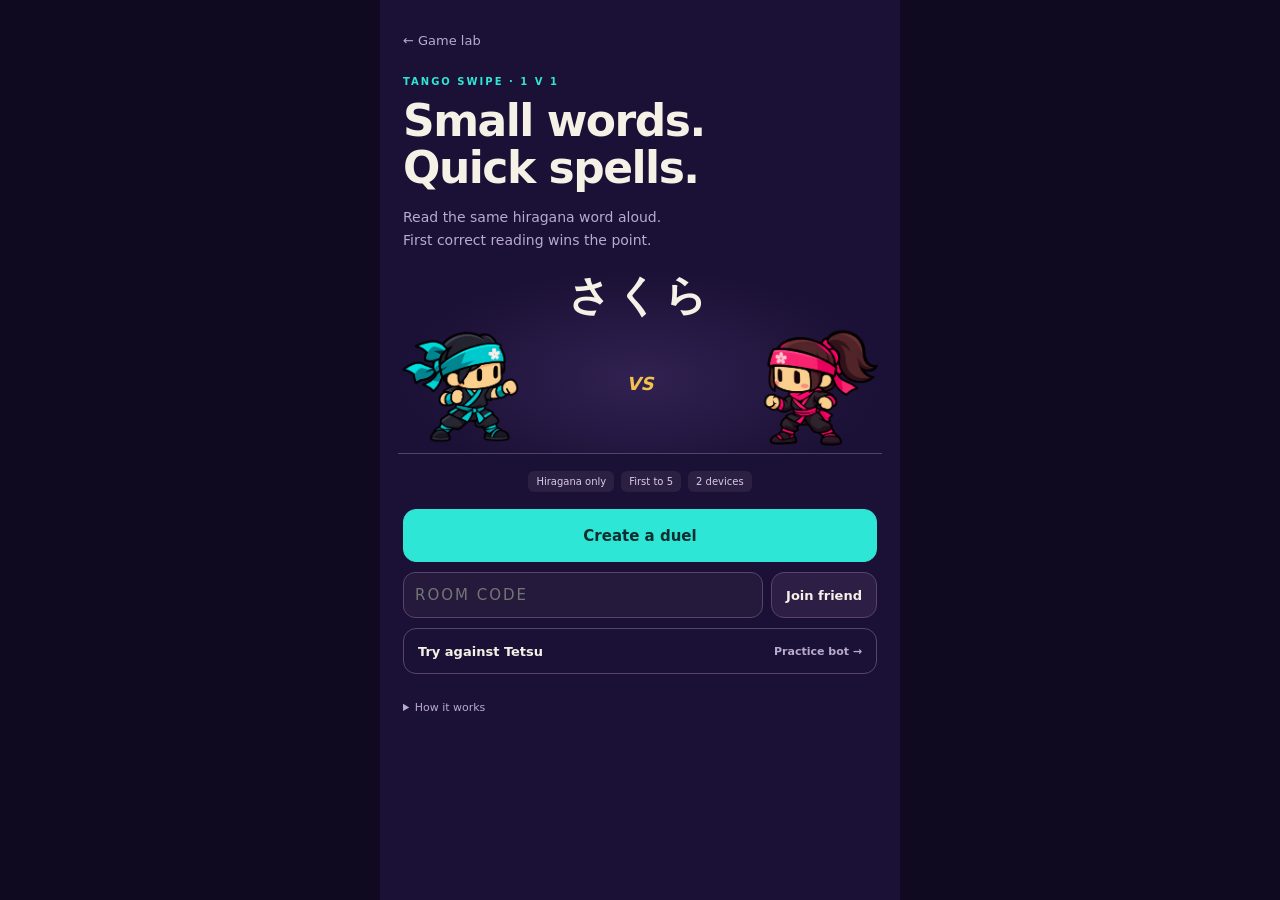
<file: duel.html>
<!doctype html>
<html lang="en"><head><meta charset="utf-8"><meta name="viewport" content="width=device-width,initial-scale=1,viewport-fit=cover"><meta name="theme-color" content="#1b1035"><title>Kana Duel · Tango Swipe</title><link rel="stylesheet" href="duel.css"></head>
<body><main>
<section id="home" class="home">
 <a class="back" href="lab.html">← Game lab</a><p class="eyebrow">TANGO SWIPE · 1 V 1</p>
 <h1>Small words.<br>Quick spells.</h1><p class="intro">Read the same hiragana word aloud.<br>First correct reading wins the point.</p>
 <div class="hero"><span class="hero-word" lang="ja">さくら</span><img class="hero-you" src="assets/characters/you.png" alt="Teal ninja"><span class="versus">VS</span><img class="hero-aya" src="assets/characters/aya.png" alt="Pink ninja"></div>
 <div class="pills"><span>Hiragana only</span><span>First to 5</span><span>2 devices</span></div>
 <button id="create" class="primary">Create a duel</button>
 <form id="joinForm" class="join"><label class="sr-only" for="code">Room code</label><input id="code" placeholder="ROOM CODE" maxlength="6" autocomplete="off" autocapitalize="characters" spellcheck="false"><button type="submit">Join friend</button></form>
 <button id="practice" class="practice">Try against Tetsu <span>Practice bot →</span></button>
 <p id="homeStatus" class="status" role="status"></p>
 <details><summary>How it works</summary><p>Both players tap Ready to open their microphones. After 3, 2, 1, read the hiragana. Short, beginner words only; no kanji or translation questions.</p><p>Recognition time includes your browser’s processing delay. Readings within 0.3 seconds tie. This is a friendly prototype, not a pronunciation test.</p><p>Microphones stop after each word. Your browser may send audio to its speech service. This game sends only round timing and scores to the other player.</p><p>A friend needs access to this site. Earphones and separate spaces help keep your voices apart.</p></details>
</section>
<section id="duel" hidden>
 <header><button id="leave" class="quiet">← Leave</button><strong>Kana Duel</strong><span id="roomBadge">PRACTICE</span></header>
 <div class="scoreboard"><div><span>You</span><strong id="myScore">0</strong><small id="myState">Not ready</small></div><p>FIRST TO<br><b>5</b></p><div><span id="rivalName">Rival</span><strong id="rivalScore">0</strong><small id="rivalState">Waiting</small></div></div>
 <div class="scene" id="scene">
  <p id="roundLabel" class="round-label">HIRAGANA READING RACE</p>
  <div class="word-card"><span id="cue">A friend makes it a duel.</span><strong id="word" lang="ja">···</strong><span id="meaning"></span></div>
  <div class="time-track" aria-hidden="true"><span id="timeBar"></span></div>
  <p id="verdict" role="status">Share your room code to begin.</p>
  <div class="fighters"><div class="fighter me"><img src="assets/characters/you.png" alt="Your ninja"><img class="pet" src="assets/characters/tetsu.png" alt="Tetsu"></div><span id="spell" aria-hidden="true">✦</span><div class="fighter rival"><img id="rivalSprite" src="assets/characters/aya.png" alt="Rival ninja"></div></div>
 </div>
 <footer>
  <div id="invite" class="invite"><span>Room <b id="roomCode"></b></span><button id="copy" class="quiet">Copy invite ↗</button></div>
  <button id="ready" class="primary">Ready · open mic</button>
  <button id="hear" class="quiet" hidden>▶ Hear the word</button>
  <p id="micStatus" class="status" role="status">Mic opens only when you tap Ready.</p>
  <p id="network" class="network">Connecting…</p>
 </footer>
</section></main><script src="mqtt-client.js"></script><script src="duel.js"></script></body></html>
</file>
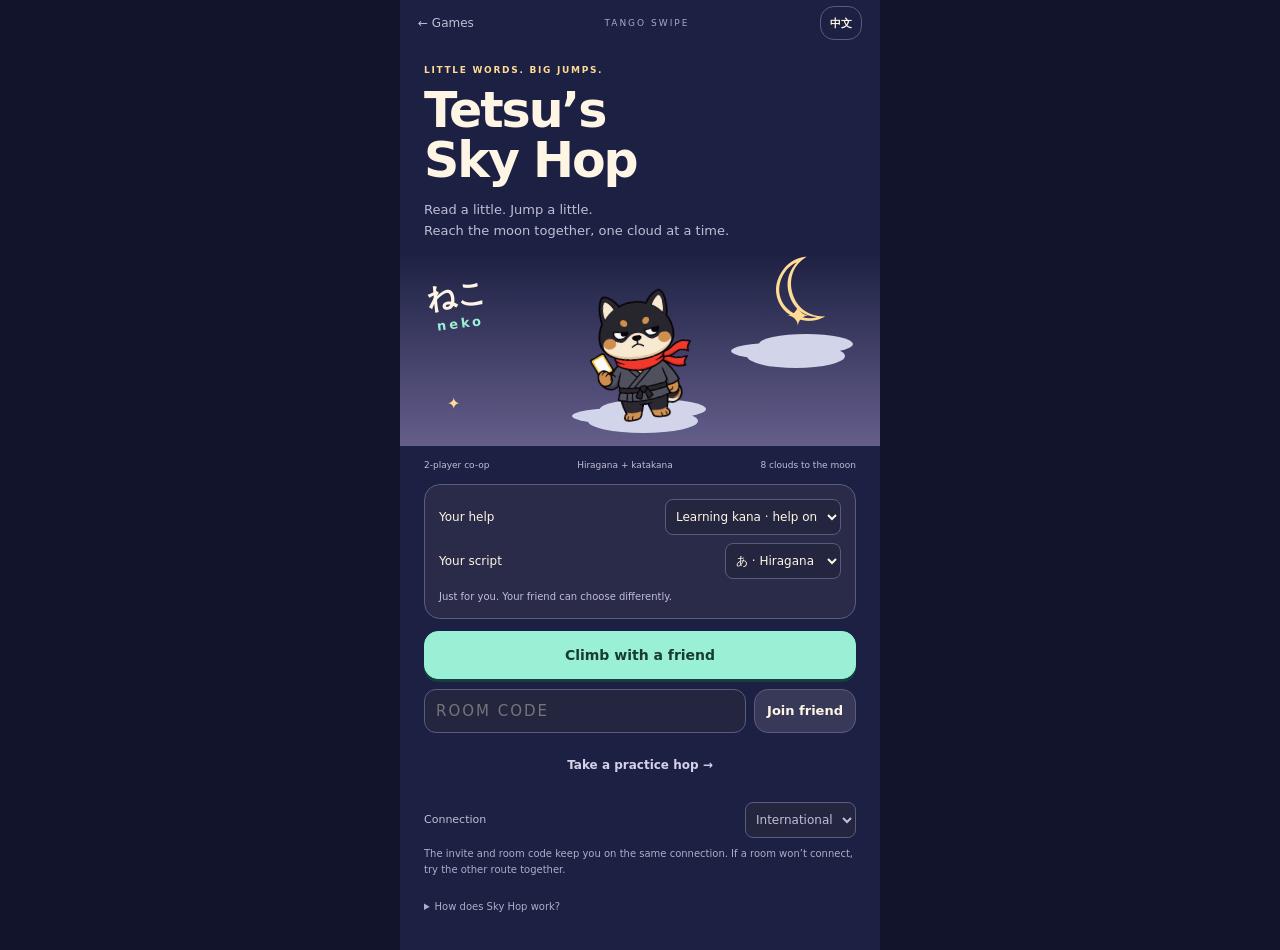
<file: hop.html>
<!doctype html>
<html lang="en"><head><meta charset="utf-8"><meta name="viewport" content="width=device-width,initial-scale=1,viewport-fit=cover"><meta name="theme-color" content="#1c2042"><title>Tetsu’s Sky Hop · Tango Swipe</title><link rel="stylesheet" href="hop.css"></head>
<body><main>
<header class="top"><a href="lab.html" data-t="games">← Games</a><span>TANGO SWIPE</span><button id="lang">中文</button></header>
<section id="home">
 <div class="tag" data-t="tag">LITTLE WORDS. BIG JUMPS.</div><h1 data-t="title">Tetsu’s<br>Sky Hop</h1><p class="intro" data-t="intro"></p>
 <div class="poster" aria-hidden="true"><span class="moon">☾</span><span class="poster-word">ねこ <small>neko</small></span><div class="cloud c1"></div><div class="cloud c2"></div><img src="assets/characters/tetsu.png" alt=""><span class="poster-star">✦</span><span class="small-star">✦</span></div>
 <div class="features"><span data-t="coop"></span><span data-t="kana"></span><span data-t="short"></span></div>
 <div class="preferences"><label><span data-t="level"></span><select id="level"><option value="guided" data-t="guided"></option><option value="independent" data-t="independent"></option></select></label><label><span data-t="script"></span><select id="script"><option value="hira" data-t="hira"></option><option value="kata" data-t="kata"></option><option value="mixed" data-t="mixed"></option></select></label><p data-t="profileNote"></p></div>
 <button class="primary" id="create" data-t="create"></button>
 <form id="joinForm"><label class="sr-only" for="code" data-t="room"></label><input id="code" maxlength="6" placeholder="ROOM CODE" autocapitalize="characters" autocomplete="off" spellcheck="false"><button data-t="join"></button></form>
 <button class="secondary" id="practice" data-t="practice"></button>
 <label class="route-label"><span data-t="connection"></span><select id="server"><option value="gl" data-t="global"></option><option value="cn" data-t="china"></option></select></label><p class="tiny" data-t="routeHelp"></p><p id="homeNote" class="note" role="status"></p>
 <details><summary data-t="how"></summary><p data-t="rules"></p><p data-t="rules2"></p><p data-t="voiceInfo"></p></details>
</section>
<section id="play" hidden>
 <div class="runbar"><button class="quiet" id="leave" data-t="leave"></button><strong id="hearts"></strong><span id="snacks">✦ 0</span><button class="quiet" id="pause" data-t="pause"></button></div>
 <div class="journey"><span id="stage"></span><strong id="combo"></strong></div>
 <div class="scene"><canvas id="world" aria-label="Tetsu jumping up clouds toward the moon"></canvas><span id="reaction" aria-live="polite"></span><div class="word-bubble" id="wordBubble" hidden><span id="meaning"></span><div id="word" lang="ja"></div><div id="romaji"></div></div></div>
 <div class="partner-strip"><div><i class="dot"></i><span id="youState"></span></div><div><i class="dot pink"></i><span id="friendState"></span></div></div>
 <div class="dock">
  <div id="task" hidden>
   <div class="task-head"><span id="role"></span><span id="clock"></span></div><div class="timer"><i id="timeFill"></i></div>
   <p id="cue"></p><div id="slots" class="slots" lang="ja"></div><div id="tiles" class="tiles"></div>
   <div id="actions" class="actions"><button id="peek" class="quiet"></button><button id="hear" class="quiet" data-t="hear"></button><button id="undo" class="quiet" data-t="undo"></button></div>
   <button id="help" class="primary" hidden></button><p id="feedback" class="feedback" role="status" aria-live="polite"></p>
  </div>
  <div id="panel" class="panel"><p id="panelTag" class="tag"></p><h2 id="panelTitle"></h2><p id="panelText"></p><div id="choice" class="choice" hidden><button id="safe"></button><button id="risk"></button></div><button id="ready" class="primary"></button><button id="copy" class="secondary" data-t="copy"></button><p id="roomCode" class="room-code"></p></div>
  <div class="voice-bar"><button id="mic" aria-pressed="false" data-t="say"></button><span id="voiceStatus" role="status"></span></div>
 </div>
 <div class="reactions"><button data-react="nice">💛 <span data-t="nice"></span></button><button data-react="oops">🙈 <span data-t="oops"></span></button><button data-react="go">🔥 <span data-t="go"></span></button></div><p id="net" class="net" role="status"></p>
</section></main><script src="mqtt-client.js"></script><script src="hop.js"></script></body></html>
</file>
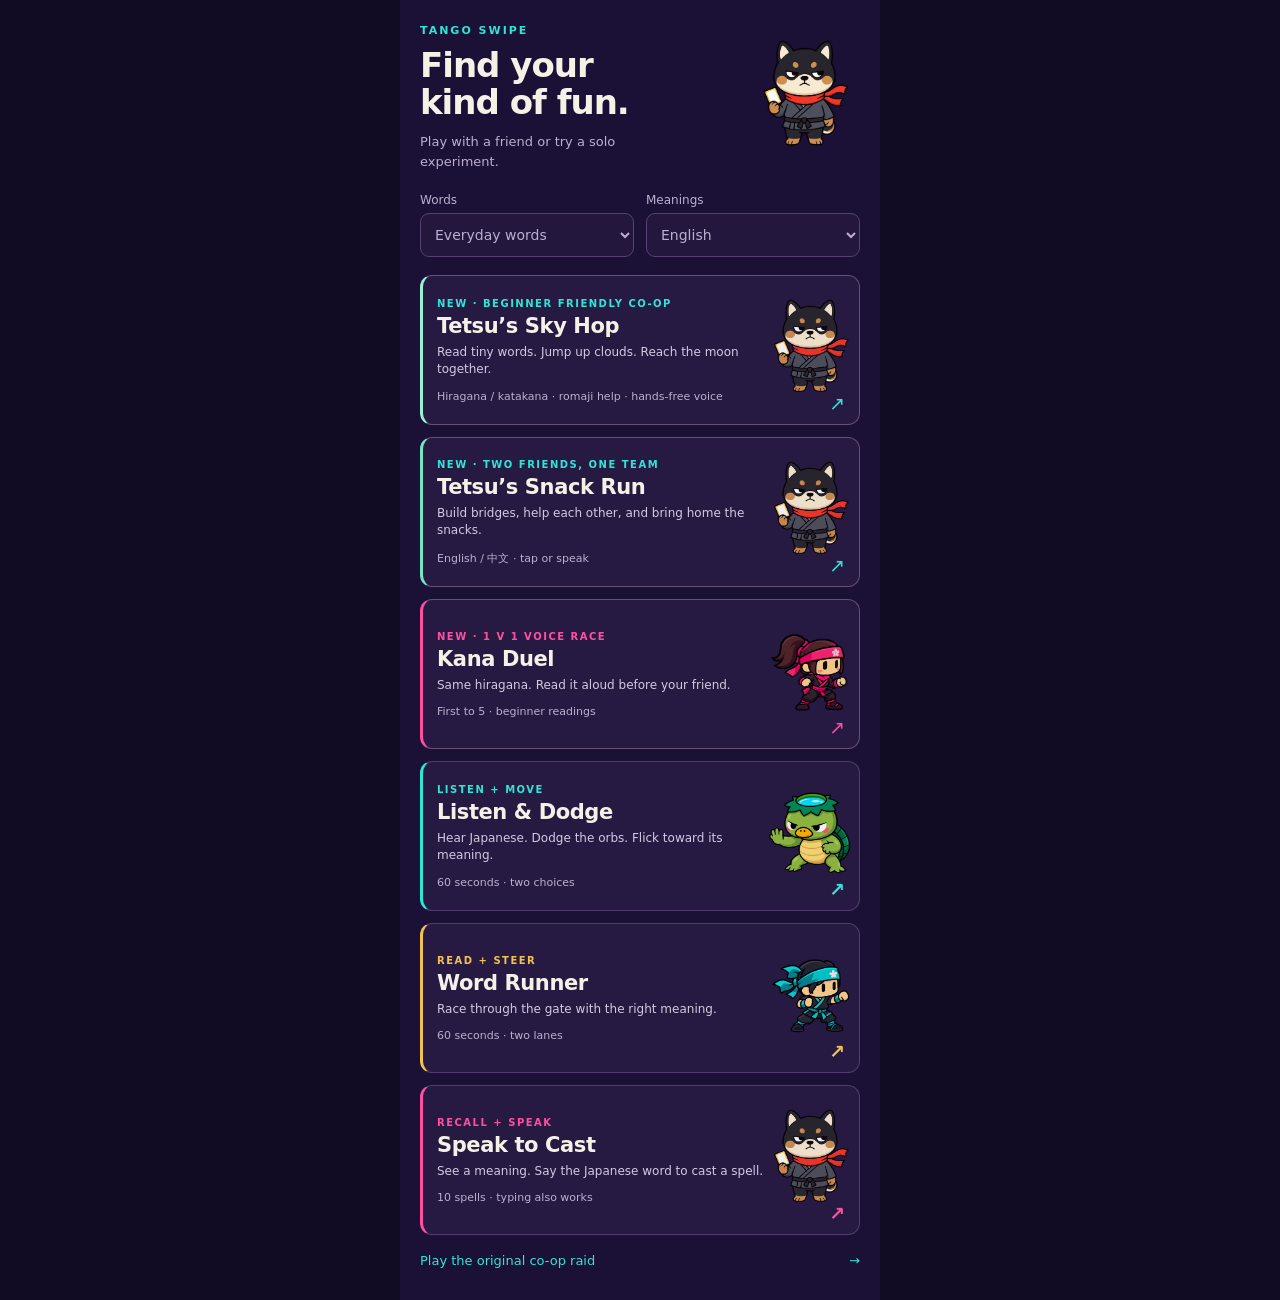
<file: lab.html>
<!doctype html>
<html lang="en">
<head>
<meta charset="utf-8">
<meta name="viewport" content="width=device-width,initial-scale=1,viewport-fit=cover">
<meta name="theme-color" content="#1b1035">
<title>Tango Swipe · Game Lab</title>
<link rel="stylesheet" href="lab.css">
</head>
<body>
<main id="app">
 <section id="menu" class="menu">
  <header class="brand"><div><p class="eyebrow">TANGO SWIPE</p><h1>Find your<br>kind of fun.</h1><p class="intro">Play with a friend or try a solo experiment.</p></div><img src="assets/characters/tetsu.png" alt="Tetsu the ninja shiba"></header>
  <div class="settings"><label>Words<select id="wordSet"><option value="starter">Everyday words</option><option value="n5">N5</option><option value="n4">N4</option></select></label><label>Meanings<select id="language"><option value="en">English</option><option value="id">Indonesia</option><option value="zh">中文</option></select></label></div>
  <div class="games">
   <a class="game-card listen" href="hop.html" style="text-decoration:none;color:inherit;border-radius:12px;border:1px solid #665075;border-left:3px solid #99f0d4"><span class="card-copy"><span class="type">NEW · BEGINNER FRIENDLY CO-OP</span><strong>Tetsu’s Sky Hop</strong><span>Read tiny words. Jump up clouds. Reach the moon together.</span><small>Hiragana / katakana · romaji help · hands-free voice</small></span><img src="assets/characters/tetsu.png" alt=""><span class="play-arrow" aria-hidden="true">↗</span></a>
   <a class="game-card listen" href="snack.html" style="text-decoration:none;color:inherit;border-radius:12px;border:1px solid #665075;border-left:3px solid #74e5c0"><span class="card-copy"><span class="type">NEW · TWO FRIENDS, ONE TEAM</span><strong>Tetsu’s Snack Run</strong><span>Build bridges, help each other, and bring home the snacks.</span><small>English / 中文 · tap or speak</small></span><img src="assets/characters/tetsu.png" alt=""><span class="play-arrow" aria-hidden="true">↗</span></a>
   <a class="game-card voice" href="duel.html" style="text-decoration:none;color:inherit;border-radius:12px;border:1px solid #665075;border-left:3px solid #ff4fa3"><span class="card-copy"><span class="type">NEW · 1 V 1 VOICE RACE</span><strong>Kana Duel</strong><span>Same hiragana. Read it aloud before your friend.</span><small>First to 5 · beginner readings</small></span><img src="assets/characters/aya.png" alt=""><span class="play-arrow" aria-hidden="true">↗</span></a>
   <button type="button" class="game-card listen" data-start="listen"><span class="card-copy"><span class="type">LISTEN + MOVE</span><strong>Listen &amp; Dodge</strong><span>Hear Japanese. Dodge the orbs. Flick toward its meaning.</span><small data-best="listen">60 seconds · two choices</small></span><img src="assets/characters/kappa.png" alt=""><span class="play-arrow" aria-hidden="true">↗</span></button>
   <button type="button" class="game-card runner" data-start="runner"><span class="card-copy"><span class="type">READ + STEER</span><strong>Word Runner</strong><span>Race through the gate with the right meaning.</span><small data-best="runner">60 seconds · two lanes</small></span><img src="assets/characters/you.png" alt=""><span class="play-arrow" aria-hidden="true">↗</span></button>
   <button type="button" class="game-card voice" data-start="voice"><span class="card-copy"><span class="type">RECALL + SPEAK</span><strong>Speak to Cast</strong><span>See a meaning. Say the Japanese word to cast a spell.</span><small data-best="voice">10 spells · typing also works</small></span><img src="assets/characters/tetsu.png" alt=""><span class="play-arrow" aria-hidden="true">↗</span></button>
  </div>
  <a class="raid-link" href="tango-raid.html">Play the original co-op raid <span aria-hidden="true">→</span></a>
 </section>
 <section id="game" hidden>
  <header class="game-head"><button id="back" class="quiet" type="button" aria-label="Back to game selection">← Games</button><strong id="gameTitle"></strong><button id="pause" class="quiet" type="button">Pause</button></header>
  <div class="stats"><span id="hearts" aria-label="Lives"></span><span id="score">0 words</span><span id="timer">1:00</span></div>
  <div class="arena-wrap"><canvas id="arena" aria-label="Game arena"></canvas><div id="prompt" class="prompt"><span id="promptLabel"></span><strong id="promptWord"></strong></div><div id="feedback" class="feedback" role="status" aria-live="polite"></div></div>
  <div id="listenControls" class="controls" hidden>
   <div class="listen-options"><button id="replayAudio" type="button" class="quiet">▶ Replay word</button><label><input id="showWord" type="checkbox"> Show word</label></div>
   <div class="thumb-row"><div id="joystick" class="joystick" aria-label="Drag to move"><span id="joyKnob"></span></div><div class="answer-side"><div class="answer-pair"><button type="button" data-answer="0"></button><button type="button" data-answer="1"></button></div><button id="flick" type="button" aria-label="Flick left or right; release to answer">← <span>Flick an answer</span> →</button></div></div>
   <p class="control-help">Left thumb moves · right thumb answers</p>
  </div>
  <div id="runnerControls" class="controls" hidden>
   <div class="lane-buttons"><button id="laneLeft" type="button">← Left lane</button><button id="laneRight" type="button">Right lane →</button></div><button id="dash" class="primary" type="button">Dash through</button><p class="control-help">Choose the matching gate · swipe or use arrow keys</p>
  </div>
  <div id="voiceControls" class="controls" hidden>
   <div class="voice-tools"><button id="hint" class="quiet" type="button">Show reading</button><button id="hearAnswer" class="quiet" type="button">▶ Hear answer</button></div>
   <div id="voiceHint" class="voice-hint" aria-live="polite"></div>
   <button id="mic" class="primary mic" type="button">Tap to speak Japanese</button>
   <p id="voiceStatus" class="voice-status" aria-live="polite">Mic starts only when you tap. Typing works too.</p>
   <form id="typeForm"><label class="sr-only" for="typed">Japanese word in kana or kanji</label><input id="typed" autocomplete="off" spellcheck="false" placeholder="Or type Japanese here"><button type="submit">Cast</button></form>
  </div>
  <div id="overlay" class="overlay" hidden><div class="result-panel"><img src="assets/characters/tetsu.png" alt="Tetsu"><p id="resultEyebrow" class="eyebrow"></p><h2 id="resultTitle"></h2><p id="resultDetail"></p><button id="resume" class="primary" type="button" hidden>Resume</button><button id="again" class="primary" type="button">Play again</button><button id="favorite" type="button">Keep this one ♥</button><button id="choose" class="quiet" type="button">Try another game →</button></div></div>
 </section>
</main>
<script src="lab-words.js"></script><script src="lab.js"></script>
</body>
</html>
</file>
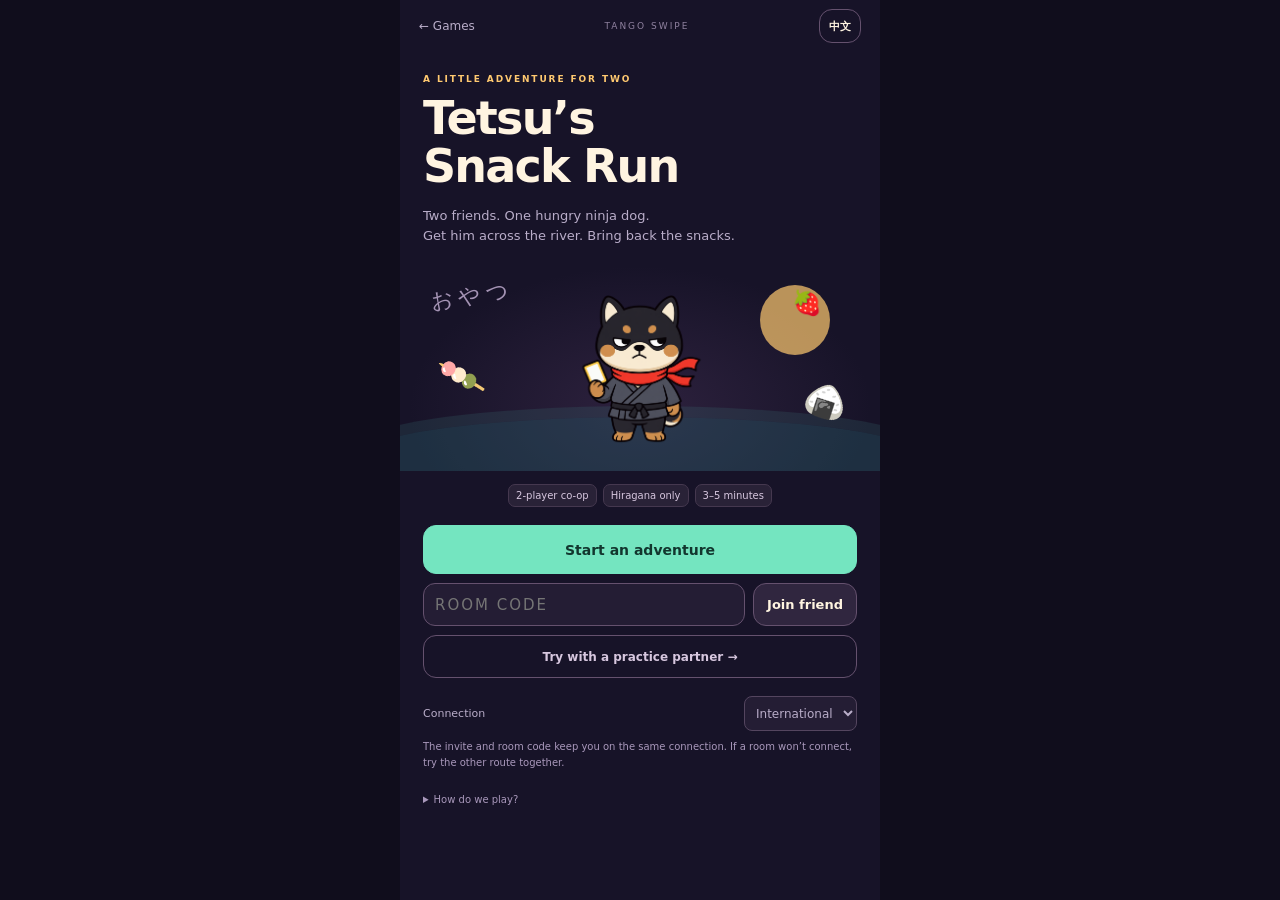
<file: snack.html>
<!doctype html>
<html lang="en"><head><meta charset="utf-8"><meta name="viewport" content="width=device-width,initial-scale=1,viewport-fit=cover"><meta name="theme-color" content="#171328"><title>Tetsu’s Snack Run · Tango Swipe</title><link rel="stylesheet" href="snack.css"></head>
<body><main>
<header class="top"><a href="lab.html" data-t="games">← Games</a><span>TANGO SWIPE</span><button id="lang">中文</button></header>
<section id="home">
 <div class="tag" data-t="tag">A LITTLE ADVENTURE FOR TWO</div><h1 data-t="title">Tetsu’s<br>Snack Run</h1><p class="intro" data-t="intro">Two friends. One hungry ninja dog.<br>Get him across the river. Bring back the snacks.</p>
 <div class="poster"><div class="poster-moon"></div><span class="poster-kana" lang="ja">おやつ</span><img src="assets/characters/tetsu.png" alt="Tetsu" class="poster-pet"><span class="snack one">🍡</span><span class="snack two">🍙</span><span class="snack three">🍓</span><div class="poster-river"></div></div>
 <div class="features"><span data-t="coop">2-player co-op</span><span data-t="kana">Hiragana only</span><span data-t="short">3–5 minutes</span></div>
 <button class="primary" id="create" data-t="create">Start an adventure</button>
 <form id="joinForm"><label class="sr-only" for="code" data-t="room">Room code</label><input id="code" maxlength="6" placeholder="ROOM CODE" autocapitalize="characters" autocomplete="off" spellcheck="false"><button data-t="join">Join friend</button></form>
 <button class="secondary" id="practice" data-t="practice">Try with a practice partner →</button>
 <label class="route-label"><span data-t="connection">Connection</span><select id="server"><option value="gl" data-t="global">International</option><option value="cn" data-t="china">China route</option></select></label>
 <p class="tiny" data-t="routeHelp">The invite keeps you on the same connection. If a room won’t connect, try the other route together.</p><p id="homeNote" class="note" role="status"></p>
 <details><summary data-t="how">How do we play?</summary><p data-t="rules">You each get a different word. Read it, remember it, then tap its kana — or say it into the mic. Both words complete one bridge. Eight bridges get Tetsu home!</p><p data-t="rules2">Finish early? Send your friend a hint. After four bridges, choose a safe path or a shorter timer for double snacks. You share three hearts, so help each other.</p><p data-t="voiceInfo">Voice is optional. Your browser may use an online speech service. Mic audio and transcripts are not sent to your friend. You can keep playing with kana tiles if voice doesn’t work.</p></details>
</section>
<section id="play" hidden>
 <div class="runbar"><button class="quiet" id="leave" data-t="leave">← Leave</button><strong id="hearts">♥ ♥ ♥</strong><span id="snacks">🍡 0</span></div>
 <div class="journey"><span id="stage"></span><strong id="combo"></strong></div>
 <div class="scene" id="scene"><canvas id="world" aria-label="Tetsu crossing the river"></canvas><span id="reaction" aria-live="polite"></span></div>
 <div class="partner-strip"><div><i class="dot"></i><span id="youState"></span></div><div><i class="dot pink"></i><span id="friendState"></span></div></div>
 <div id="task" class="task">
  <div class="task-head"><span id="role"></span><span id="clock"></span></div><div class="timer"><i id="timeFill"></i></div>
  <p id="cue"></p><div id="word" class="word" lang="ja"></div><div id="slots" class="slots" lang="ja"></div>
  <div id="tiles" class="tiles"></div>
  <div id="actions" class="actions"><button id="peek" class="quiet" data-t="peek">Peek</button><button id="mic" data-t="say">🎤 Say it</button><button id="undo" class="quiet" data-t="undo">Undo</button></div>
  <button id="help" class="primary" hidden data-t="help">Send your friend a hint ✦</button>
  <p id="feedback" class="feedback" role="status" aria-live="polite"></p>
 </div>
 <div id="panel" class="panel"><p id="panelTag" class="tag"></p><h2 id="panelTitle"></h2><p id="panelText"></p><div id="choice" class="choice" hidden><button id="safe"></button><button id="risk"></button></div><button id="ready" class="primary"></button><button id="copy" class="secondary" data-t="copy">Copy friend invite ↗</button><p id="roomCode" class="room-code"></p></div>
 <div class="reactions"><button data-react="nice">💛 <span data-t="nice">Nice!</span></button><button data-react="oops">🙈 <span data-t="oops">Oops!</span></button><button data-react="go">🔥 <span data-t="go">Let’s go!</span></button></div>
 <p id="net" class="net" role="status"></p>
</section></main><script src="mqtt-client.js"></script><script src="snack.js"></script></body></html>
</file>
<file: duel.css>
:root{color-scheme:dark;--bg:#1b1035;--cream:#f6f1e7;--teal:#2ee6d6;--pink:#ff4fa3;--gold:#f2c14e;--muted:#b9abce;font-family:system-ui,'Yu Gothic UI',Meiryo,sans-serif;color:var(--cream);background:#100a20}*{box-sizing:border-box;-webkit-tap-highlight-color:transparent}body{margin:0}main{max-width:520px;margin:auto;background:var(--bg);min-height:100dvh}button,input{font:inherit;color:inherit}button,a{touch-action:manipulation}button{min-height:46px;border:1px solid #594371;border-radius:13px;padding:12px 14px;background:#2d1e46;font-weight:650;cursor:pointer}button:disabled{opacity:.45;cursor:default}a{color:var(--muted)}button:focus-visible,a:focus-visible,input:focus-visible,summary:focus-visible{outline:2px solid var(--teal);outline-offset:3px}[hidden]{display:none!important}.sr-only{position:absolute;width:1px;height:1px;overflow:hidden;clip:rect(0,0,0,0)}p,h1{margin:0}.home{padding:max(20px,env(safe-area-inset-top)) 23px 26px}.back{text-decoration:none;font-size:13px;display:inline-flex;align-items:center;min-height:40px;margin-bottom:16px}.eyebrow{font-size:10px;font-weight:750;letter-spacing:2px;color:var(--teal);margin:0 0 11px}h1{font-size:clamp(35px,9vw,44px);line-height:1.06;letter-spacing:-1.5px}.intro{font-size:14px;line-height:1.6;color:var(--muted);margin-top:15px}.hero{height:186px;position:relative;margin:17px -5px 8px;background:radial-gradient(ellipse at 50% 60%,#44316a88,transparent 70%);border-bottom:1px solid #52416d}.hero-word{position:absolute;left:0;right:0;text-align:center;font-size:42px;font-weight:750;letter-spacing:5px;top:0}.hero img{position:absolute;width:160px;height:146px;object-fit:contain;bottom:-5px}.hero-you{left:-18px}.hero-aya{right:-17px;transform:scaleX(-1)}.versus{position:absolute;top:105px;left:0;right:0;text-align:center;font-style:italic;font-size:18px;color:var(--gold);font-weight:800}.pills{display:flex;justify-content:center;gap:7px;margin:17px 0}.pills span{padding:5px 8px;background:#2b2041;border-radius:6px;font-size:10px;color:#d8cbe8;white-space:nowrap}.primary{width:100%;background:var(--teal);border-color:var(--teal);color:#102e30;font-size:15px;min-height:53px}.join{display:flex;gap:8px;margin:10px 0}.join input{width:0;min-width:0;flex:1;background:#251a3c;border:1px solid #594371;border-radius:12px;padding:11px;font-size:15px;letter-spacing:2px;text-transform:uppercase}.join button{font-size:13px}.practice{display:flex;align-items:center;justify-content:space-between;width:100%;background:transparent;font-size:13px}.practice span{color:var(--muted);font-size:11px}.status{font-size:12px;color:var(--muted);line-height:1.45;min-height:18px;margin-top:11px;text-align:center}.home .status:empty{display:none}details{font-size:11px;line-height:1.6;color:var(--muted);margin-top:17px}summary{cursor:pointer;padding:8px 0}details p{margin:10px 0}#duel{height:100dvh;min-height:530px;display:flex;flex-direction:column;overflow:hidden}header{display:flex;justify-content:space-between;align-items:center;gap:8px;padding:max(7px,env(safe-area-inset-top)) 12px 5px;flex:none}header strong{font-size:16px}header>span{color:var(--muted);font-size:9px;letter-spacing:.8px;max-width:90px}.quiet{background:transparent;border:0;font-size:12px;padding:8px;color:var(--muted);min-height:40px}.scoreboard{display:flex;align-items:center;justify-content:space-around;margin:0 17px 10px;padding:9px 10px;background:#281b41;border:1px solid #463359;border-radius:15px;flex:none}.scoreboard>div{display:grid;grid-template-columns:1fr 25px;gap:4px 12px;align-items:center;width:105px}.scoreboard>div>span{font-size:12px;font-weight:650}.scoreboard strong{font-size:26px;color:var(--teal);text-align:center}.scoreboard>div:last-child strong{color:var(--pink)}.scoreboard small{font-size:10px;color:var(--muted);grid-column:1/-1;min-height:14px}.scoreboard>p{font-size:8px;line-height:1.4;text-align:center;color:#b1a1c6;letter-spacing:1px}.scoreboard b{font-size:17px;color:#e8d8f7}.scene{position:relative;flex:1;min-height:245px;overflow:hidden;background:linear-gradient(#1b103599,#1b103577 60%,#1b1035),url('assets/environment/night-shrine-background.png') center 50%/cover}.round-label{text-align:center;font-size:9px;letter-spacing:2px;color:#d4c7e7;margin:15px 0}.word-card{position:relative;z-index:1;display:grid;justify-items:center;gap:8px;margin:0 18px;padding:17px 8px 12px;border:1px solid #75608388;border-radius:18px;background:#211634ec;box-shadow:0 7px 20px #0e07142b}.word-card>span{font-size:12px;color:#cfc0df;min-height:18px;text-align:center}.word-card>strong{font-size:clamp(44px,13vw,68px);line-height:1.25;font-weight:750;letter-spacing:4px;min-height:65px;white-space:nowrap}.word-card #meaning{font-size:13px;color:var(--gold)}.time-track{height:3px;margin:13px 30px 0;background:#493552;border-radius:4px;overflow:hidden}.time-track>span{height:100%;display:block;background:var(--teal);transform-origin:left;transform:scaleX(0)}#verdict{text-align:center;font-size:12px;line-height:1.5;margin:11px 18px;position:relative;z-index:2;min-height:36px;color:#e7dbf0}.fighters{position:absolute;bottom:0;left:15px;right:15px;height:160px;display:flex;justify-content:space-between;align-items:flex-end}.fighter{width:45%;height:155px;position:relative}.fighter>img{height:150px;width:100%;object-fit:contain;position:absolute;bottom:0}.fighter.rival>img{transform:scaleX(-1)}.fighter .pet{width:44px;height:54px;right:-8px;top:40px;bottom:auto;object-fit:contain}.fighters:after{content:'';position:absolute;height:6px;border-radius:50%;background:#10091d55;bottom:18px;left:0;right:0;z-index:0;pointer-events:none}#spell{position:absolute;left:48%;bottom:74px;color:var(--gold);font-size:29px;opacity:0;z-index:3}.scene.won #spell{animation:spell .6s ease-out}.scene.lost #spell{animation:spellback .6s ease-out}@keyframes spell{0%{opacity:1;transform:translateX(-65px) rotate(0)}80%{opacity:1;transform:translateX(75px) rotate(180deg)}100%{opacity:0;transform:translateX(75px) rotate(190deg)}}@keyframes spellback{0%{opacity:1;transform:translateX(65px) rotate(0)}80%{opacity:1;transform:translateX(-75px) rotate(180deg)}100%{opacity:0;transform:translateX(-75px) rotate(190deg)}}footer{flex:none;padding:9px 18px max(13px,env(safe-area-inset-bottom));background:#1b1035;position:relative;z-index:4}.invite{display:flex;align-items:center;justify-content:space-between;gap:8px;margin-bottom:4px;font-size:12px;color:var(--muted)}.invite b{letter-spacing:2px;color:var(--cream);font-size:15px}#hear{display:block;margin:0 auto}#ready.listening{background:#ff79b7;border-color:#ff79b7;color:#3b122b}.network{font-size:9px;text-align:center;color:#9d8ab7;margin-top:7px;line-height:1.4}.scene.active .word-card{border-color:#2ee6d6a0}.scene.active #word{color:#f6f1e7}.scene.result .word-card{border-color:#f2c14e88}@media(max-height:720px){.fighters{height:120px}.fighter{height:118px}.fighter>img{height:115px}.fighter .pet{height:40px;top:25px}.word-card{gap:2px;padding:10px 5px 8px}.word-card>strong{font-size:48px;min-height:58px}.round-label{margin:8px 0}.word-card>span{font-size:10px;min-height:14px}.time-track{margin-top:8px}#verdict{font-size:11px;margin-top:6px}.scoreboard{padding:5px 10px;margin-bottom:4px}footer{padding-top:5px}footer .status{font-size:11px;margin-top:7px}.invite{margin:0}.primary{min-height:48px}}@media(max-height:610px){.fighters{height:75px}.fighter{height:76px}.fighter>img{height:80px}.fighter .pet{height:30px;top:15px}.word-card>strong{font-size:42px;min-height:52px}.scene{min-height:240px}.network{margin-top:4px}#hear{min-height:32px;padding:4px}header{padding-top:3px}.scoreboard small{font-size:9px}}@media(prefers-reduced-motion:reduce){#spell{animation:none!important}}
</file>
<file: hop.css>
:root{color-scheme:dark;--bg:#1c2042;--panel:#292b4a;--cream:#fff5e5;--muted:#c0bed7;--mint:#99f0d4;--pink:#ffb6d1;--gold:#ffdb94;font-family:system-ui,'Yu Gothic UI','Microsoft YaHei',sans-serif;background:#11142a;color:var(--cream)}*{box-sizing:border-box;-webkit-tap-highlight-color:transparent}body{margin:0}main{max-width:480px;min-height:100dvh;margin:auto;background:var(--bg)}button,input,select{font:inherit;color:inherit}button,a{touch-action:manipulation}button{cursor:pointer;min-height:44px;border:1px solid #5c5b7e;background:#383958;border-radius:14px;padding:9px 12px;font-size:13px;font-weight:650}button:disabled{opacity:.45;cursor:default}button:focus-visible,input:focus-visible,a:focus-visible,select:focus-visible,summary:focus-visible{outline:2px solid var(--gold);outline-offset:3px}[hidden]{display:none!important}a{color:var(--cream);text-decoration:none}p,h1,h2{margin:0}.sr-only{position:absolute;clip:rect(0,0,0,0);width:1px;height:1px;overflow:hidden}.top{display:flex;align-items:center;justify-content:space-between;padding:max(6px,env(safe-area-inset-top)) 18px 4px;gap:8px;min-height:44px}.top a{font-size:12px;min-height:34px;display:flex;align-items:center;color:var(--muted)}.top>span{font-size:9px;letter-spacing:2px;color:#aaa6c6}.top button{min-height:34px;padding:4px 9px;font-size:11px;background:transparent}.tag{font-size:9px;letter-spacing:1.7px;color:var(--gold);font-weight:750}#home{padding:21px 24px 28px}h1{font-size:49px;line-height:1.03;letter-spacing:-2px;margin-top:11px}.intro{font-size:13px;color:var(--muted);line-height:1.6;margin-top:13px}.poster{height:194px;position:relative;overflow:hidden;margin:10px -24px 0;background:linear-gradient(180deg,#1c2042,#655e8b)}.moon{position:absolute;right:32px;top:-13px;color:var(--gold);font-size:88px;transform:rotate(-17deg)}.poster img{position:absolute;left:calc(50% - 67px);bottom:17px;width:134px;height:145px;object-fit:contain;z-index:2;transform:rotate(-8deg)}.cloud{background:#d2d5ea;border-radius:50%;height:24px;position:absolute;box-shadow:10px -12px 0 -2px #d2d5ea,-20px -5px 0 -4px #d2d5ea}.c1{width:110px;bottom:13px;left:calc(50% - 52px)}.c2{width:98px;right:35px;top:92px}.poster-word{position:absolute;left:28px;top:24px;font-size:29px;font-weight:700;transform:rotate(-7deg)}.poster-word small{display:block;font-size:13px;color:var(--mint);letter-spacing:3px;text-align:center}.poster-star{position:absolute;right:70px;top:47px;font-size:29px;color:var(--gold)}.small-star{position:absolute;left:47px;bottom:33px;color:var(--gold)}.features{display:flex;justify-content:space-between;gap:5px;margin:14px 0}.features span{font-size:9px;color:var(--muted)}.preferences{padding:14px;border:1px solid #5e5c7a;background:#292b49;border-radius:16px;margin:12px 0}.preferences label{display:flex;align-items:center;justify-content:space-between;gap:8px;font-size:12px;margin-bottom:8px}.preferences p{font-size:10px;color:var(--muted);line-height:1.5;margin-top:10px}.primary{background:var(--mint);color:#183b34;border-color:var(--mint);width:100%;min-height:48px;font-size:14px;box-shadow:0 3px #163e3f}.secondary{background:transparent;width:100%;font-size:12px;color:#d6d1e9;border:0}#joinForm{display:flex;gap:8px;margin:10px 0}#code{width:0;min-width:0;flex:1;border:1px solid #5b5b7c;background:#242640;border-radius:12px;padding:11px;letter-spacing:2px;text-transform:uppercase;font-size:15px}.route-label{display:flex;align-items:center;justify-content:space-between;margin:15px 0 8px;gap:10px;font-size:11px;color:var(--muted)}select{border:1px solid #5c5b7d;background:#242640;padding:6px;border-radius:8px;font-size:12px;min-height:36px;max-width:72%}.tiny,.note,details{font-size:10px;color:#b0abc8;line-height:1.6}.note{margin:10px 0;color:var(--gold)}.note:empty{display:none}details{margin-top:14px}summary{cursor:pointer;padding:7px 0}details p{margin:8px 0}
#play{display:flex;flex-direction:column;height:calc(100dvh - 44px);min-height:510px;padding:0 13px max(6px,env(safe-area-inset-bottom));overflow:hidden}.runbar{display:flex;align-items:center;justify-content:space-between;gap:4px;flex:none;height:34px}.quiet{background:transparent;border:0;color:var(--muted);padding:6px;font-size:11px}.runbar .quiet{min-height:32px}.runbar strong{color:var(--mint);font-size:11px}.runbar>span{color:var(--gold);font-size:15px;font-weight:700;font-variant-numeric:tabular-nums}.journey{display:flex;justify-content:space-between;align-items:center;font-size:10px;color:var(--muted);height:25px;flex:none}.journey strong{color:var(--gold);font-size:10px}.scene{position:relative;flex:1;min-height:205px;overflow:hidden;border-radius:22px 22px 17px 17px;background:#343454;border:1px solid #535376}canvas{display:block;width:100%;height:100%}#reaction{position:absolute;bottom:25px;right:13px;max-width:150px;text-align:right;font-size:14px;font-weight:700;text-shadow:0 2px 4px #000;pointer-events:none}.word-bubble{position:absolute;top:12px;left:16px;padding:10px 16px 9px;background:#fff5e9;color:#272640;border-radius:19px 19px 19px 4px;box-shadow:0 4px 0 #0002;min-width:146px;text-align:center;border:2px solid #fff9ee}#meaning{font-size:11px;color:#605773}#word{font-size:39px;line-height:1.3;font-weight:800;letter-spacing:5px;padding-left:5px;margin-top:3px}#romaji{color:#397d70;font-size:15px;font-weight:650;letter-spacing:2px;min-height:20px}.partner-strip{display:flex;justify-content:space-between;gap:8px;padding:9px 2px;font-size:10px;color:#d5d1e6;min-height:34px;flex:none}.partner-strip>div{display:flex;align-items:center;gap:5px;min-width:0}.dot{width:6px;height:6px;flex:none;border-radius:50%;background:var(--mint)}.pink{background:var(--pink)}.dock{padding:12px 14px 9px;background:var(--panel);border:1px solid #555573;border-radius:22px;flex:none}#task{position:relative}.task-head{display:flex;justify-content:space-between;font-size:9px;color:var(--gold);letter-spacing:1px}.timer{height:3px;background:#484460;border-radius:3px;overflow:hidden;margin-top:7px}.timer i{display:block;height:100%;background:var(--mint);transform-origin:left}#cue{font-size:10px;color:var(--muted);text-align:center;margin-top:9px;min-height:14px}.slots{min-height:26px;text-align:center;letter-spacing:6px;font-size:19px;color:var(--mint);margin:3px 0 9px}.tiles{display:grid;grid-template-columns:repeat(4,1fr);gap:9px}.tiles button{padding:3px;min-height:52px;font-size:25px;background:#43415f;border:1px solid #8c86a5;box-shadow:0 3px #18192c}.tiles button.suggested{background:#b3f0db;border-color:#defced;color:#183c34;box-shadow:0 3px #4b9d86}.tiles button:active{transform:translateY(2px);box-shadow:none}.actions{display:flex;justify-content:space-between;gap:4px;margin-top:4px}.actions button{min-height:36px}.feedback{min-height:15px;text-align:center;font-size:10px;color:var(--gold);line-height:1.5}#help{margin:12px 0;font-size:12px}.voice-bar{display:flex;gap:12px;align-items:center;border-top:1px solid #55516b;margin-top:8px;padding-top:10px;min-height:54px}.voice-bar button{white-space:nowrap;min-width:120px;min-height:40px;font-size:12px;background:#4a3f61}.voice-bar button.on{background:var(--mint);border-color:var(--mint);color:#173b32}.voice-bar span{font-size:10px;line-height:1.5;color:var(--muted)}.panel{text-align:center;padding:5px 1px}.panel h2{font-size:24px;line-height:1.2;margin:7px 0}.panel>p:not(.tag){font-size:11px;line-height:1.5;color:var(--muted)}.panel .primary{margin-top:13px}.panel .secondary{margin-top:5px;min-height:35px}.panel .room-code{font-size:14px;letter-spacing:3px;margin-top:7px;color:var(--gold)}.panel .room-code:empty{display:none}.choice{display:grid;grid-template-columns:1fr 1fr;gap:9px;margin-top:12px}.choice button{min-height:70px;white-space:pre-line;line-height:1.6;font-size:11px}.choice button.selected{border-color:var(--gold);background:#5a4c42;color:#ffe0a9}.reactions{display:flex;gap:6px;padding-top:6px;justify-content:center;flex:none}.reactions button{font-size:10px;background:transparent;min-height:31px;padding:5px 10px;color:#d0c7df;border:0}.net{font-size:9px;text-align:center;color:#a9a4c4;margin-top:3px;min-height:12px;flex:none}.shake{animation:shake .2s ease-in-out}@keyframes shake{25%{transform:translateX(-4px)}75%{transform:translateX(4px)}}
@media(max-height:700px){#play{min-height:510px}.scene{min-height:180px}.dock{padding:9px 11px 7px}.task-head{font-size:8px}#cue{margin-top:5px}.slots{font-size:17px;margin:1px 0 5px;min-height:23px}.tiles button{min-height:45px;font-size:23px}.actions{margin:1px 0}.actions button{min-height:32px}.voice-bar{margin-top:4px;padding-top:6px;min-height:45px}.voice-bar button{min-height:36px}.partner-strip{padding:7px 2px;min-height:29px}.journey{height:21px}.reactions{padding-top:3px}.reactions button{min-height:28px}.panel h2{font-size:21px}.panel .primary{min-height:42px;margin-top:8px}.word-bubble{top:10px;left:12px;padding:7px 11px;min-width:132px}#word{font-size:32px}#romaji{font-size:13px;min-height:17px}.runbar strong{font-size:10px}}
@media(max-height:590px){.scene{min-height:157px}#play{min-height:524px}.net{font-size:8px}.runbar{height:29px}.journey{height:19px}.partner-strip{font-size:9px;min-height:27px}.dock{padding:7px 10px 6px}.voice-bar span{font-size:9px}.feedback{min-height:13px;font-size:9px}.voice-bar button{min-width:112px;font-size:11px}.panel>p:not(.tag){font-size:10px}.panel .tag{font-size:8px;letter-spacing:1px}.panel h2{font-size:19px}.panel .secondary{min-height:30px;margin-top:1px}.reactions button{min-height:26px}.panel .primary{min-height:38px}}
.word-bubble.right{left:auto;right:12px;border-radius:19px 19px 4px 19px}
@media(prefers-reduced-motion:reduce){.shake{animation:none}}
</file>
<file: lab.css>
:root{color-scheme:dark;--night:#1b1035;--panel:#291d45;--cream:#f6f1e7;--muted:#bcafd0;--teal:#2ee6d6;--pink:#ff4fa3;--gold:#f2c14e;font-family:system-ui,'Yu Gothic UI',Meiryo,sans-serif;color:var(--cream);background:#110b24}
*{box-sizing:border-box;-webkit-tap-highlight-color:transparent}body{margin:0}button,input,select{font:inherit;color:inherit}button,a{touch-action:manipulation}button{cursor:pointer;border:1px solid #685383;background:#2a1d45;border-radius:12px;padding:11px 12px;min-height:44px;font-weight:650}button:disabled{opacity:.45;cursor:default}button:focus-visible,a:focus-visible,input:focus-visible,select:focus-visible{outline:2px solid var(--teal);outline-offset:3px}[hidden]{display:none!important}p{margin:0}h1,h2{margin:0}a{color:var(--teal)}
#app{max-width:480px;margin:auto;min-height:100dvh;background:var(--night)}.menu{padding:max(24px,env(safe-area-inset-top)) 20px 24px}.brand{display:flex;align-items:center;position:relative;gap:0;margin-bottom:22px}.brand>div{position:relative;z-index:1;flex:1}.brand>img{width:110px;height:140px;object-fit:contain;margin-left:-24px;align-self:flex-start}.eyebrow{font-size:11px;letter-spacing:2px;color:var(--teal);font-weight:750;margin-bottom:10px}h1{font-size:34px;line-height:1.08;letter-spacing:-1px}.intro{color:var(--muted);font-size:13px;line-height:1.5;margin-top:12px;max-width:240px}.settings{display:grid;grid-template-columns:1fr 1fr;gap:12px;margin:0 0 18px}.settings label{font-size:12px;color:var(--muted);display:flex;flex-direction:column;gap:6px}select{width:100%;min-width:0;border:1px solid #564172;border-radius:9px;background:#24173d;padding:10px;font-size:14px;min-height:44px}.games{display:grid;gap:12px}.game-card{display:flex;text-align:left;position:relative;align-items:center;overflow:hidden;min-height:150px;width:100%;padding:17px 14px;background:#271a42;border-color:#503d6e;border-left:3px solid var(--teal)}.card-copy{display:grid;gap:6px;flex:1;position:relative;z-index:1;padding-right:74px}.type{font-size:10px;letter-spacing:1.5px;color:var(--teal);font-weight:750}.card-copy strong{font-size:21px;line-height:1.1;letter-spacing:-.4px}.card-copy>span:not(.type){font-size:12px;line-height:1.45;font-weight:400;color:#d4c8e5}.card-copy small{font-size:11px;color:var(--muted);font-weight:450;margin-top:5px}.game-card>img{position:absolute;width:97px;height:100px;right:0;bottom:28px;object-fit:contain;opacity:.95}.play-arrow{position:absolute;right:14px;bottom:10px;color:var(--teal);font-size:19px}.runner{border-left-color:var(--gold)}.runner .type,.runner .play-arrow{color:var(--gold)}.voice{border-left-color:var(--pink)}.voice .type,.voice .play-arrow{color:var(--pink)}.raid-link{display:flex;justify-content:space-between;padding:18px 0 8px;text-decoration:none;font-size:13px}.quiet{border:0;background:transparent;padding:8px;font-size:12px;color:var(--muted)}.primary{background:var(--teal);border-color:var(--teal);color:#132e30;font-weight:750}.sr-only{position:absolute;width:1px;height:1px;overflow:hidden;clip:rect(0,0,0,0);white-space:nowrap}
#game{height:100dvh;display:flex;flex-direction:column;position:relative;overflow:auto;overscroll-behavior:none}.game-head{padding:max(5px,env(safe-area-inset-top)) 8px 0;display:flex;align-items:center;justify-content:space-between;flex:none;gap:4px;min-height:49px}.game-head strong{font-size:15px;white-space:nowrap}.stats{display:flex;justify-content:space-between;gap:8px;padding:0 17px 8px;font-size:12px;color:var(--muted);min-height:28px;flex:none;align-items:center}#hearts{color:var(--pink);letter-spacing:3px;min-width:53px}#score{color:var(--cream)}#timer{font-variant-numeric:tabular-nums;min-width:53px;text-align:right}.arena-wrap{position:relative;flex:1;min-height:180px;overflow:hidden;background:#17102b}#arena{display:block;position:absolute;inset:0;width:100%;height:100%;touch-action:none}.prompt{position:absolute;left:10px;right:10px;top:10px;display:flex;flex-direction:column;align-items:center;pointer-events:none;text-align:center;gap:3px}.prompt>span{font-size:10px;text-transform:uppercase;letter-spacing:1.5px;color:#d9ccec}.prompt strong{font-size:32px;line-height:1.1;padding:5px 10px;background:#1b1035e8;border-radius:9px;max-width:100%;overflow-wrap:anywhere}.feedback{position:absolute;left:10px;right:10px;top:82px;text-align:center;font-size:12px;line-height:1.35;color:var(--teal);pointer-events:none;min-height:18px;text-shadow:0 1px 3px #000;background:transparent}.feedback.bad{color:#ff9dc9}.controls{position:relative;flex:none;padding:9px 14px max(12px,env(safe-area-inset-bottom));background:#1a1030;touch-action:none}.control-help{text-align:center;font-size:10px;color:#ad9cbe;margin-top:8px;line-height:1.3}.listen-options{display:flex;justify-content:space-between;align-items:center;margin-bottom:8px;min-height:32px}.listen-options>label{font-size:12px;color:var(--muted);display:flex;align-items:center;gap:4px;min-height:32px}.listen-options input{accent-color:var(--teal);width:16px;height:16px}.thumb-row{display:grid;grid-template-columns:34% 1fr;gap:14px;align-items:center}.joystick{width:94px;height:94px;border-radius:50%;border:2px solid #2ee6d685;display:grid;place-items:center;background:#2ee6d610;touch-action:none;justify-self:center}.joystick span{width:39px;height:39px;border-radius:50%;background:#b9cbd4;pointer-events:none}.answer-pair{display:grid;grid-template-columns:1fr 1fr;gap:6px}.answer-pair button{min-height:48px;padding:7px 5px;font-size:13px;overflow-wrap:anywhere;line-height:1.15}.answer-pair button.preview{background:#164c49;border-color:var(--teal)}#flick{margin-top:7px;width:100%;border-radius:20px;background:#352348;border-color:#624a7b;height:55px;font-size:17px;display:flex;align-items:center;justify-content:space-between;touch-action:none}#flick span{font-size:11px;font-weight:450;color:var(--muted)}.lane-buttons{display:grid;grid-template-columns:1fr 1fr;gap:8px}.lane-buttons button{min-height:46px;font-size:14px}.lane-buttons button.selected{border-color:var(--gold);background:#544122;color:#ffe2a1}#dash{width:100%;margin-top:8px;background:var(--gold);border-color:var(--gold);color:#3b280b}.voice-tools{display:flex;justify-content:space-between}.voice-hint{text-align:center;min-height:25px;font-size:16px;color:var(--gold);margin-bottom:4px}.mic{width:100%;background:#ff78b6;border-color:#ff78b6;color:#3a1027}.mic.listening{background:#632446;color:#fff;border-color:#ff4fa3}.voice-status{font-size:11px;color:var(--muted);line-height:1.4;min-height:32px;text-align:center;margin:8px 0}#typeForm{display:flex;gap:6px}#typed{min-width:0;flex:1;padding:10px 11px;border:1px solid #685383;border-radius:10px;background:#211438;font-size:16px}#typeForm button{font-size:13px;padding:10px 14px}.overlay{position:absolute;inset:0;z-index:10;background:#140c2ef5;display:flex;align-items:center;justify-content:center;padding:22px;overflow:auto}.result-panel{display:grid;gap:12px;text-align:center;width:100%;max-width:340px}.result-panel>img{width:96px;height:110px;object-fit:contain;justify-self:center}.result-panel .eyebrow{margin:0}.result-panel h2{font-size:30px}.result-panel>p:not(.eyebrow){color:var(--muted);font-size:14px;line-height:1.5}.result-panel button{width:100%}
#game[data-mode=listen] .prompt{top:54%}#game[data-mode=listen] .prompt strong{font-size:28px}#game[data-mode=listen] .feedback{top:auto;bottom:6px}#game[data-mode=voice] .prompt strong{font-size:30px}#game[data-mode=voice] .feedback{top:83px}
@media(max-width:350px){.menu{padding-left:14px;padding-right:14px}h1{font-size:29px}.brand>img{width:95px}.card-copy strong{font-size:19px}.game-head strong{font-size:13px}.game-head .quiet{font-size:11px;padding:7px}.joystick{width:84px;height:84px}.thumb-row{gap:10px}.answer-pair button{font-size:11px}.controls{padding-left:10px;padding-right:10px}.prompt strong{font-size:28px}}
@media(max-height:650px){.controls{padding-top:5px;padding-bottom:8px}.listen-options{margin-bottom:2px}.control-help{margin-top:5px}.arena-wrap{min-height:150px}.voice-status{margin:5px 0;min-height:28px}.voice-hint{min-height:21px}.voice-tools .quiet{min-height:36px}.result-panel>img{height:80px}.result-panel{gap:8px}}
@media(prefers-reduced-motion:reduce){*{scroll-behavior:auto!important}}
</file>
<file: snack.css>
:root{color-scheme:dark;--bg:#171328;--panel:#262038;--cream:#fff4e1;--muted:#b9adc9;--mint:#74e5c0;--pink:#ff95b7;--gold:#ffc970;font-family:system-ui,'Yu Gothic UI','Microsoft YaHei',sans-serif;background:#100d1c;color:var(--cream)}*{box-sizing:border-box;-webkit-tap-highlight-color:transparent}body{margin:0}main{max-width:480px;min-height:100dvh;margin:auto;background:var(--bg)}button,input,select{font:inherit;color:inherit}button,a{touch-action:manipulation}button{cursor:pointer;min-height:43px;border:1px solid #65516e;background:#30263f;border-radius:13px;padding:10px 13px;font-size:13px;font-weight:650}button:disabled{opacity:.4;cursor:default}button:focus-visible,input:focus-visible,a:focus-visible,select:focus-visible,summary:focus-visible{outline:2px solid var(--gold);outline-offset:3px}[hidden]{display:none!important}a{color:var(--cream);text-decoration:none}p,h1,h2{margin:0}.sr-only{position:absolute;clip:rect(0,0,0,0);width:1px;height:1px;overflow:hidden}.top{display:flex;align-items:center;justify-content:space-between;padding:max(8px,env(safe-area-inset-top)) 19px 6px;gap:8px;min-height:50px}.top a{font-size:12px;min-height:36px;display:flex;align-items:center;color:var(--muted)}.top>span{font-size:9px;letter-spacing:2px;color:#8f819f}.top button{min-height:34px;padding:4px 9px;font-size:11px;background:transparent}.tag{font-size:9px;letter-spacing:1.9px;color:var(--gold);font-weight:750}#home{padding:24px 23px 30px}h1{font-size:46px;line-height:1.04;letter-spacing:-1.8px;margin-top:11px}.intro{font-size:13px;color:var(--muted);line-height:1.6;margin-top:15px}.poster{height:210px;position:relative;overflow:hidden;margin:14px -23px 0;background:radial-gradient(ellipse at 50% 70%,#4f375f66,transparent 68%)}.poster-moon{position:absolute;right:50px;top:24px;width:70px;height:70px;background:#ffc970;border-radius:50%;opacity:.7}.poster-kana{position:absolute;left:30px;top:20px;font-size:22px;letter-spacing:5px;color:#a493b4;transform:rotate(-9deg)}.poster-pet{position:absolute;left:calc(50% - 77px);bottom:18px;width:154px;height:166px;object-fit:contain;z-index:2}.snack{position:absolute;font-size:34px;z-index:3}.one{left:40px;top:95px;transform:rotate(-14deg)}.two{right:33px;top:120px;transform:rotate(18deg)}.three{right:58px;top:28px;font-size:24px}.poster-river{position:absolute;bottom:-30px;left:-10%;width:120%;height:84px;border-radius:50%;background:#285a6866;box-shadow:0 -11px #3f7b7a33}.features{display:flex;justify-content:center;gap:6px;margin:13px 0 18px}.features span{background:#292237;border:1px solid #45384f;border-radius:7px;font-size:10px;padding:5px 7px;color:#d7c7df}.primary{background:var(--mint);color:#12362e;border-color:var(--mint);width:100%;min-height:49px;font-size:14px}.secondary{background:transparent;width:100%;font-size:12px;color:#d7c7df}#joinForm{display:flex;gap:8px;margin:9px 0}#code{width:0;min-width:0;flex:1;border:1px solid #65516e;background:#241d34;border-radius:12px;padding:11px;letter-spacing:2px;text-transform:uppercase;font-size:15px}.route-label{display:flex;align-items:center;justify-content:space-between;margin:18px 0 8px;gap:10px;font-size:11px;color:var(--muted)}select{border:1px solid #54455f;background:#241d34;padding:7px;border-radius:8px;font-size:12px;min-height:35px}.tiny,.note,details{font-size:10px;color:#a998bb;line-height:1.6}.note{margin:10px 0;color:var(--gold)}.note:empty{display:none}details{margin-top:14px}summary{cursor:pointer;padding:7px 0}details p{margin:8px 0}#play{display:flex;flex-direction:column;min-height:calc(100dvh - 50px);padding:0 16px 10px}.runbar{display:flex;align-items:center;justify-content:space-between;gap:10px;flex:none}.quiet{background:transparent;border:0;color:var(--muted);min-height:36px;padding:7px;font-size:11px}.runbar strong{color:var(--pink);font-size:17px;letter-spacing:2px}.runbar>span{font-size:14px;font-variant-numeric:tabular-nums}.journey{display:flex;justify-content:space-between;align-items:center;font-size:10px;color:var(--muted);height:28px}.journey strong{color:var(--gold);font-size:11px}.scene{position:relative;height:210px;min-height:120px;overflow:hidden;border-radius:17px;background:#25223a;border:1px solid #53415d;flex:none}canvas{display:block;width:100%;height:100%}#reaction{position:absolute;top:12px;left:0;right:0;text-align:center;font-size:14px;font-weight:700;text-shadow:0 2px 4px #000;pointer-events:none}.partner-strip{display:flex;justify-content:space-between;gap:8px;padding:10px 2px;font-size:10px;color:#cbbbd6;min-height:34px}.partner-strip>div{display:flex;align-items:center;gap:5px;min-width:0}.dot{width:6px;height:6px;flex:none;border-radius:50%;background:var(--mint)}.pink{background:var(--pink)}.task{position:relative;padding:14px;background:var(--panel);border:1px solid #4d3e58;border-radius:18px}.task-head{display:flex;justify-content:space-between;font-size:10px;color:var(--gold);letter-spacing:.5px}.timer{height:3px;background:#45374f;border-radius:3px;overflow:hidden;margin-top:8px}.timer i{display:block;height:100%;background:var(--mint);transform-origin:left}#cue{font-size:10px;color:var(--muted);text-align:center;margin-top:11px;min-height:15px}.word{font-size:42px;font-weight:750;letter-spacing:5px;text-align:center;min-height:57px;line-height:1.3;margin-top:3px}.word.hidden-word{color:#8e7c9c;letter-spacing:12px}.slots{min-height:27px;text-align:center;letter-spacing:7px;font-size:19px;color:var(--mint);margin:5px 0 10px}.tiles{display:grid;grid-template-columns:repeat(5,1fr);gap:6px}.tiles button{padding:3px;min-height:49px;font-size:23px;background:#3b2e4d;border-color:#6b5578;box-shadow:0 3px #110c20}.tiles button:active{transform:translateY(2px);box-shadow:none}.actions{display:grid;grid-template-columns:1fr 1.5fr 1fr;gap:4px;margin-top:11px}.actions #mic{min-height:38px;padding:6px;font-size:12px;border-color:#91748d;background:#493348}.actions #mic.on{background:#ff95b7;color:#3d192d}.feedback{min-height:16px;text-align:center;font-size:10px;color:var(--gold);line-height:1.5;margin-top:8px}#help{margin-top:15px;font-size:12px}.panel{border:1px solid #57445f;border-radius:18px;background:var(--panel);padding:19px 17px;text-align:center}.panel h2{font-size:25px;line-height:1.2;margin:9px 0}.panel>p:not(.tag){font-size:12px;line-height:1.6;color:var(--muted)}.panel .primary{margin-top:15px}.panel .secondary{margin-top:8px;min-height:39px}.panel .room-code{font-size:13px;letter-spacing:2px;margin-top:8px;color:var(--gold)}.choice{display:grid;grid-template-columns:1fr 1fr;gap:9px;margin-top:15px}.choice button{min-height:76px;white-space:pre-line;line-height:1.6;font-size:12px}.choice button.selected{border-color:var(--gold);background:#59422e;color:#ffe0a9}.reactions{display:flex;gap:7px;margin-top:auto;padding-top:12px;justify-content:center}.reactions button{font-size:11px;background:transparent;min-height:36px;padding:7px 10px;color:#c4b4d0}.net{font-size:9px;text-align:center;color:#9886ad;margin-top:8px;min-height:13px}.shake{animation:shake .2s ease-in-out}@keyframes shake{25%{transform:translateX(-5px)}75%{transform:translateX(5px)}}@media(max-height:780px){.scene{height:162px}.task{padding:10px 12px}.word{font-size:36px;min-height:48px}.slots{margin:1px 0 8px;min-height:24px;font-size:17px}.tiles button{min-height:44px}.actions{margin-top:8px}.reactions{padding-top:8px}.partner-strip{padding:7px 2px}.panel{padding:15px}.panel h2{font-size:23px}}@media(max-height:650px){.scene{height:120px}.journey{height:22px}.task{padding:8px 10px}.task #cue{margin-top:7px}.word{font-size:30px;min-height:39px}.slots{min-height:22px;margin:1px 0 5px}.tiles button{min-height:40px;font-size:21px}.actions{margin-top:5px}.feedback{margin-top:3px}.top{min-height:43px;padding-top:4px;padding-bottom:2px}.runbar .quiet{min-height:30px}.reactions{padding-top:6px}.reactions button{min-height:30px}.net{margin-top:4px}.panel h2{font-size:20px}.panel .primary{margin-top:10px}#play{min-height:calc(100dvh - 43px)}}@media(prefers-reduced-motion:reduce){.shake{animation:none}}
</file>
